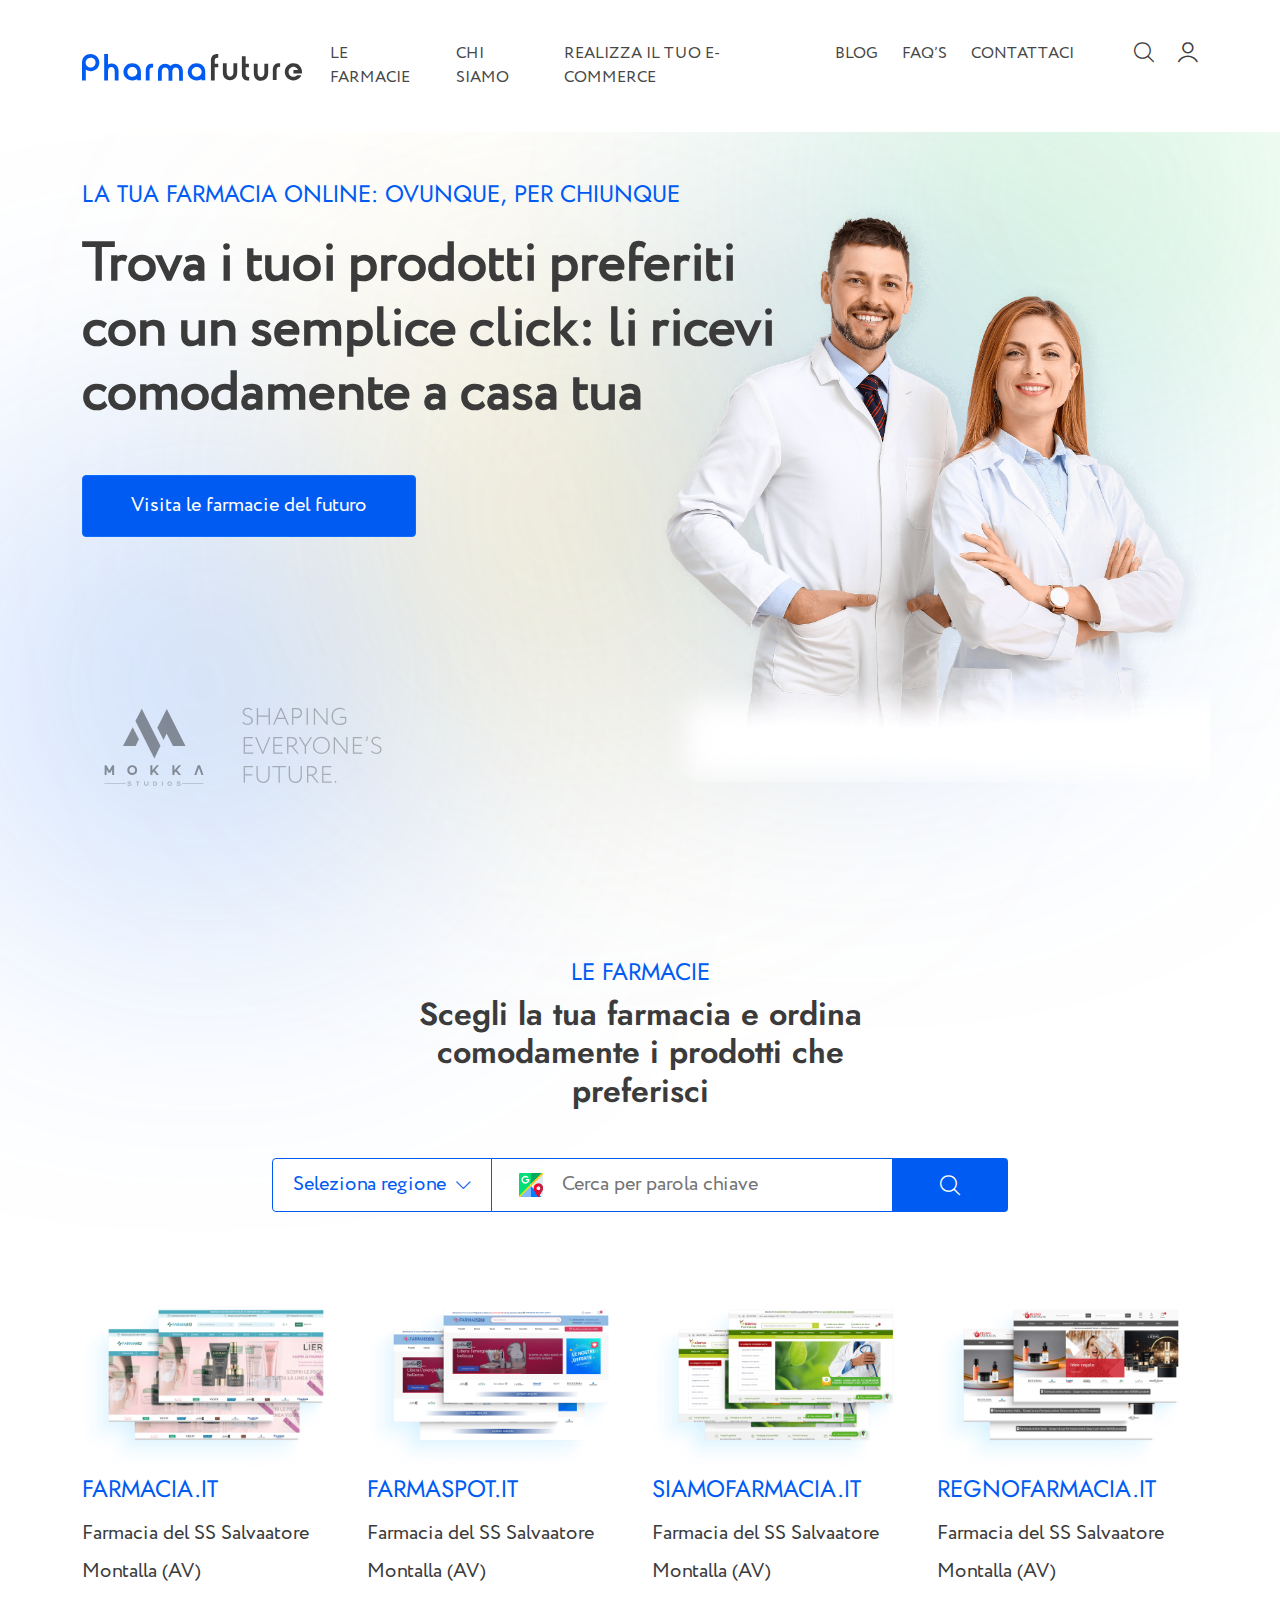
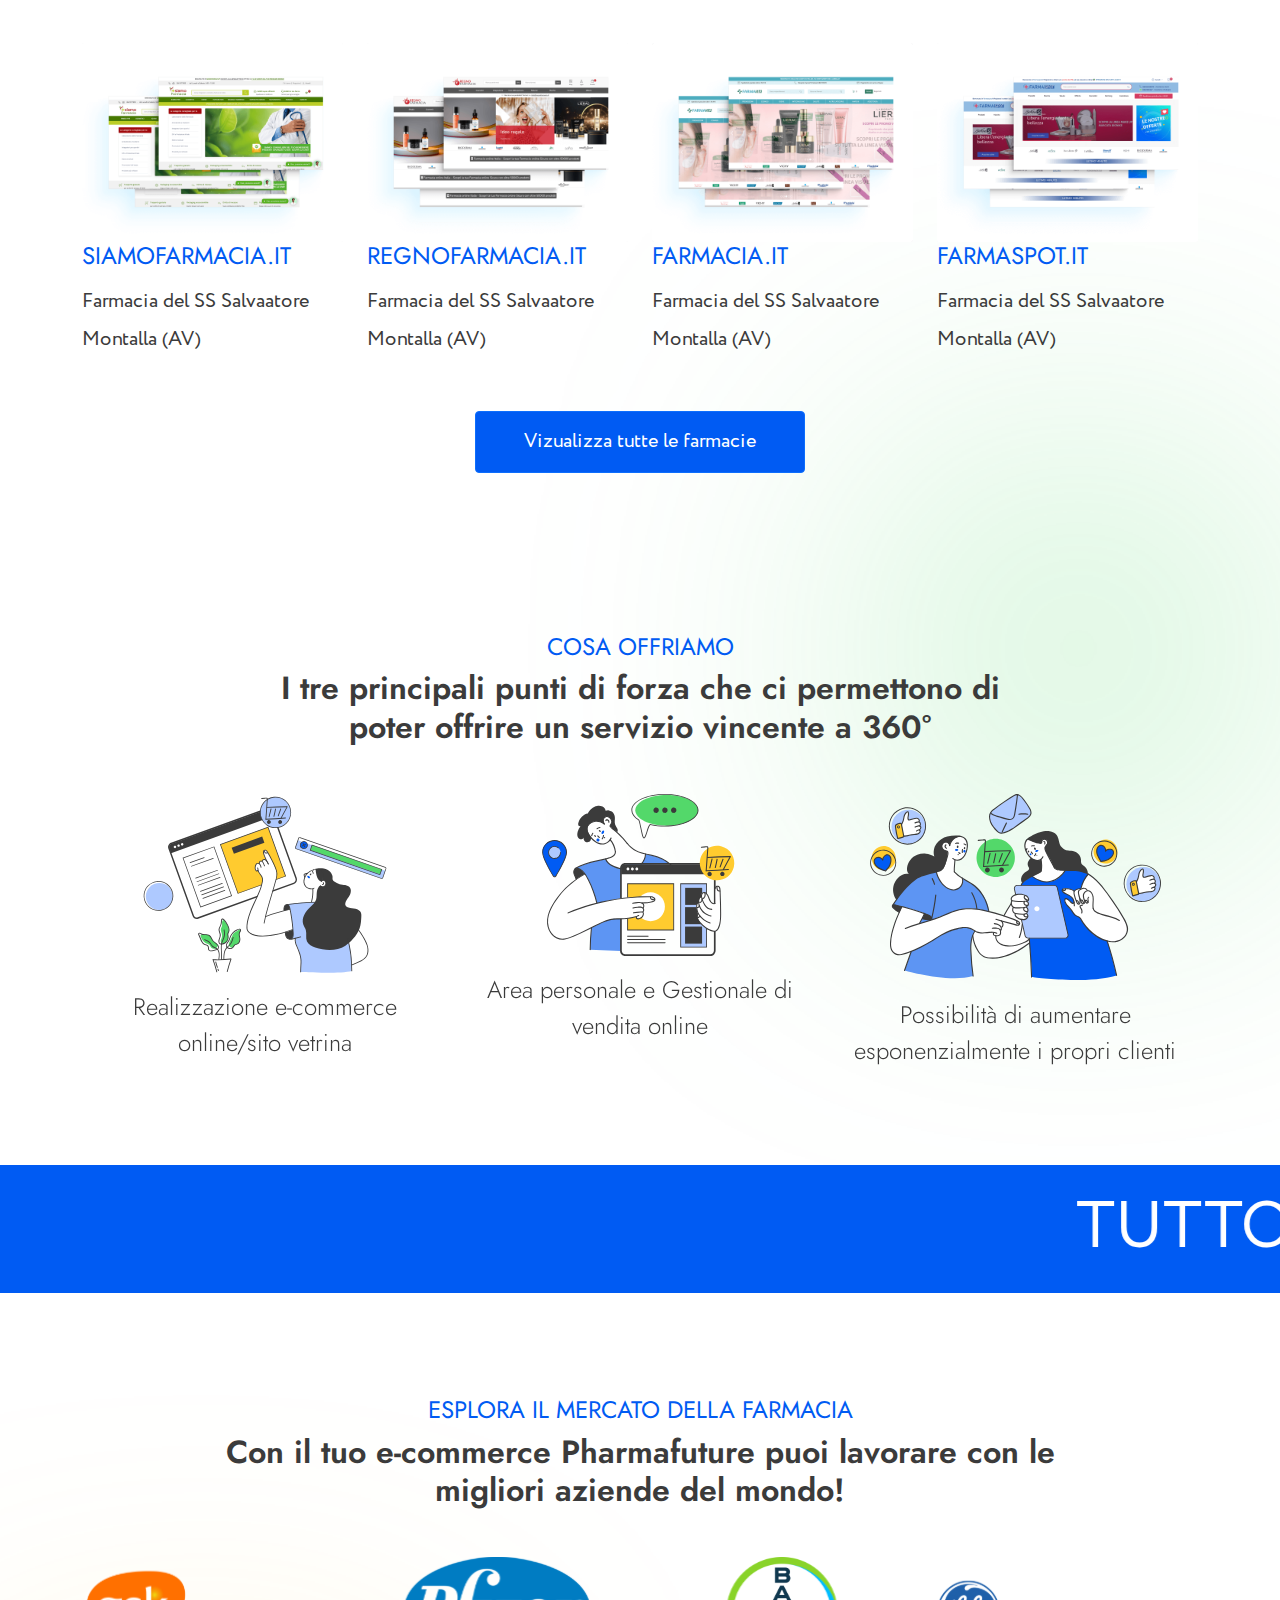
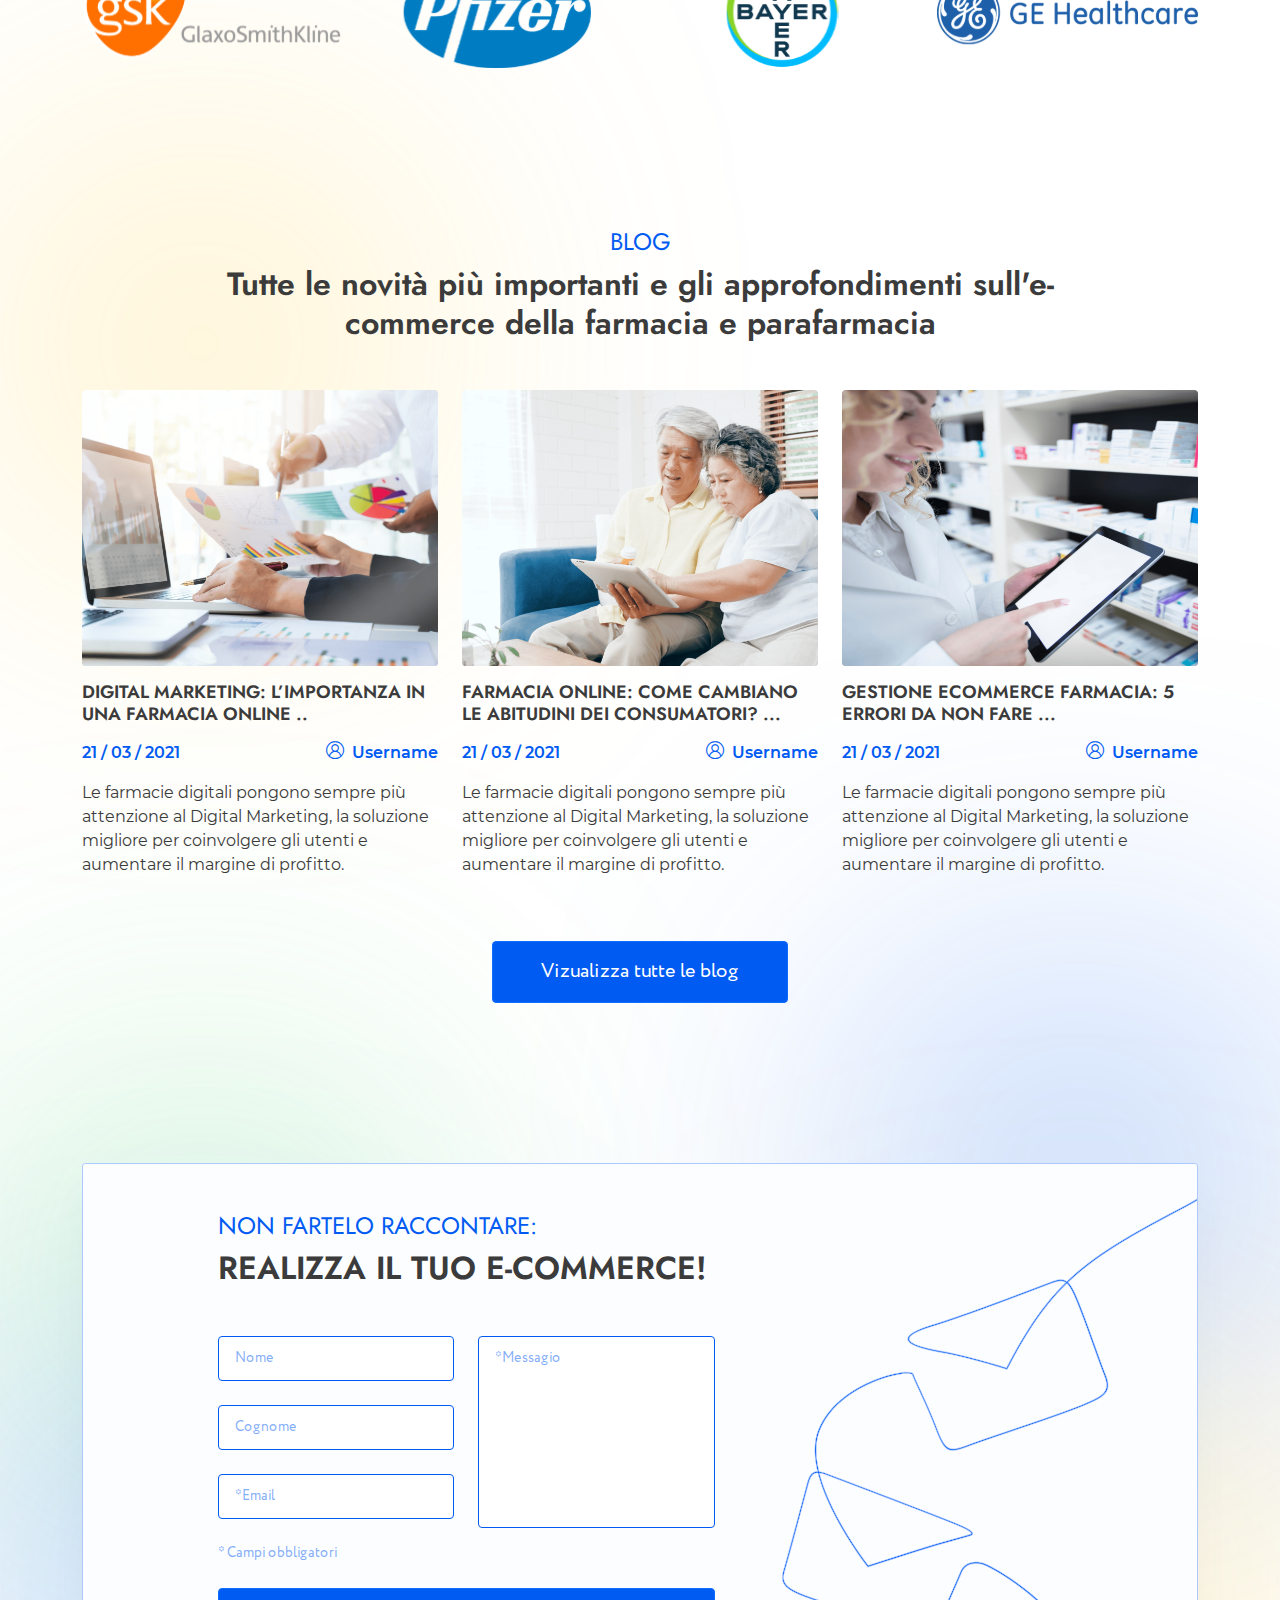
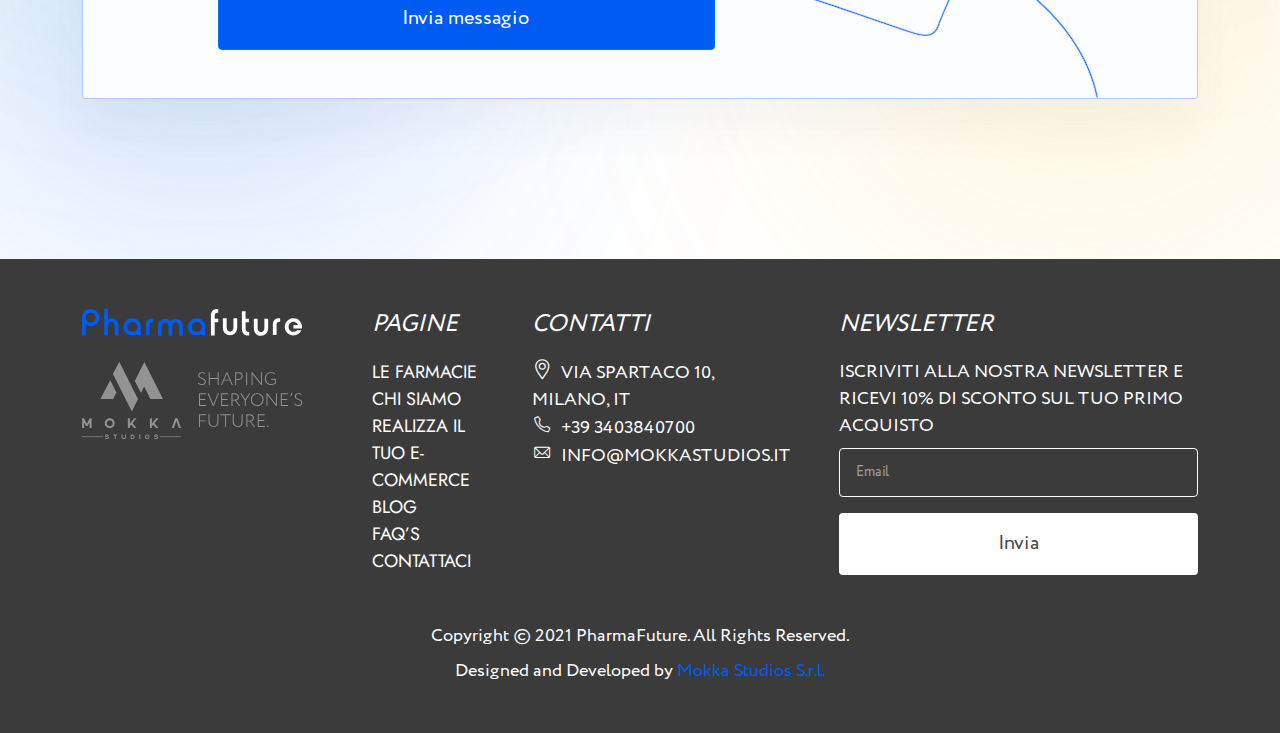
<file: index.html>
<!DOCTYPE html>
<html lang="en">

<head>
    <meta charset="UTF-8">
    <meta http-equiv="X-UA-Compatible" content="IE=edge">
    <meta name="viewport" content="width=device-width, initial-scale=1.0">
    <title>Pharma Future</title>
    <link rel="stylesheet" href="css/style.css">
</head>

<body>
    <nav class="navbar navbar-expand-xl navbar-light fixed-top">
        <div class="container">
            <a class="navbar-brand d-md-block d-none" href="./index.html">
                <img src="images/logo.svg" class="navbar-brand-img" alt="logo">
            </a>
            <a class="navbar-brand d-md-none d-block" href="./index.html">
                <img src="images/logo-mobile.svg" class="navbar-brand-img" alt="logo">
            </a>
            <a href="#" class="ms-auto d-xl-none d-block">
                <span class="icon-search text-dark font-size-30"></span>
            </a>

            <a href="#" class="mx-4 d-xl-none d-block">
                <span class="icon-navbar-user font-size-30"></span>
            </a>
            <button class="navbar-toggler border-0 collapsed px-0" type="button" data-bs-toggle="collapse" data-bs-target="#navbarCollapse" aria-controls="navbarCollapse" aria-expanded="false" aria-label="Toggle navigation">
                <span class="icon-menu text-dark toggler-collapsed font-size-30"></span>
                <span class="icon-close text-dark toggler-expanded font-size-30"></span>
            </button>
            <div class="navbar-collapse collapse align-self-end" id="navbarCollapse">
                <ul class="navbar-nav">
                    <li class="nav-item">
                        <a class="nav-link text-uppercase" href="pharmacy.html">le farmacie</a>
                    </li>
                    <li class="nav-item">
                        <a class="nav-link text-uppercase" href="about-us.html">Chi siamo</a>
                    </li>
                    <li class="nav-item">
                        <a class="nav-link text-uppercase" href="offer.html">realizza il tuo e-commerce</a>
                    </li>
                    <li class="nav-item">
                        <a class="nav-link text-uppercase" href="blog.html">Blog</a>
                    </li>
                    <li class="nav-item">
                        <a class="nav-link text-uppercase" href="faq.html">FAQ’S</a>
                    </li>
                    <li class="nav-item">
                        <a class="nav-link text-uppercase" href="contact-us.html">contattaci</a>
                    </li>

                    <a href="#" class="ms-5 d-xl-block d-none">
                        <span class="icon-search text-dark font-size-20"></span>
                    </a>

                    <a href="#" class="ms-4 d-xl-block d-none">
                        <span class="icon-navbar-user font-size-20"></span>
                    </a>
                </ul>

                <div class="d-block d-xl-none text-center mb-3">
                    <a class="d-block mb-3" href="./index.html">
                        <img src="images/logo-mobile.svg" class="navbar-menu-brand-img" alt="logo">
                    </a>

                    <a class="d-block mb-3" href="#">
                        <img src="images/mokka-logo-hero.svg" class="navbar-menu-brand-img" alt="logo">
                    </a>
                </div>
            </div>
        </div>
    </nav>

    <section class="hero mt-180 pb-160">
        <div class="container">
            <div class="row position-relative">
                <div class="main-blur blue-blur left mx-3"></div>
                <div class="main-blur blue-blur center mx-3"></div>
                <div class="main-blur success-blur right mx-3"></div>
                <div class="main-blur gold-blur center mx-3"></div>
                <div class="col-6 offset-6 d-lg-none d-block text-end pt-4">
                    <a class="navbar-brand me-0" href="#">
                        <img src="images/mokka-logo-hero.svg" class="navbar-brand-img" alt="logo">
                    </a>
                </div>
                <div class="col-lg-8 order-lg-0 order-1">
                    <h4 class="mb-lg-4 mb-3 text-uppercase">La tua farmacia online: ovunque, per chiunque</h4>
                    <h1 class="mb-lg-5 mb-4 text-lg-start">Trova i tuoi prodotti preferiti con un semplice click: li ricevi comodamente a casa tua</span>
                    </h1>
                    <a href="pharmacy.html" class="btn btn-primary">Visita le farmacie del futuro</a>
                    <div class="pt-160 d-lg-block d-none">
                        <a class="navbar-brand me-0" href="#">
                            <img src="images/mokka-logo-hero.svg" class="navbar-brand-img" alt="logo">
                        </a>
                    </div>
                </div>
                <div class="col-lg-4 order-lg-1 order-0">
                    <img src="images/main.png" alt="main" class="hero-image">
                </div>
            </div>
        </div>
    </section>

    <section class="pb-160">
        <div class="container">
            <div class="row justify-content-center">
                <div class="col-lg-6 text-lg-center text-start">
                    <h4 class="mb-2 text-uppercase">Le farmacie</h4>
                    <h2 class="mb-5">Scegli la tua farmacia e ordina comodamente i prodotti che preferisci</h2>
                </div>
            </div>
            <div class="row justify-content-center mb-5">
                <div class="col-lg-8 text-center">
                    <div class="input-group d-md-flex d-block search-input mb-3">
                        <select class="selectpicker d-inline">
                                <option value="0">Seleziona regione</option>
                                <option value="1">First regione</option> 
                                <option value="2">Second regione</option>
                                <option value="3">Third regione</option>
                                <option value="4">Fourth regione</option>
                                <option value="5">Fifth regione</option>
                          </select>
                        <div class="d-flex flex-grow-1">
                            <span class="input-group-text bg-transparent border-blue border-right-none rounded-md-0 ps-lg-4 ps-2 pe-0">
                                <img src="images/google-map.svg" alt="google map">
                            </span>
                            <input type="text" class="form-control border-left-none" aria-label="Amount (to the nearest dollar)" placeholder="Cerca per parola chiave">
                        </div>

                        <span class="input-group-text justify-content-center rounded-md-1">
                            <span class="icon-search text-white font-size-20 d-md-block d-none"></span>
                        <p class="d-md-none d-block text-white font-size-16">Search</p>
                        </span>
                    </div>
                </div>
            </div>
            <div class="row">
                <div class="col-lg-3 col-6 mb-lg-5 mb-4">
                    <div class="details-block">
                        <a href="pharmacy.html">
                            <img src="images/1-picture.png" alt="FARMACIA.IT" class="w-100">
                        </a>
                        <div class="details-link">
                            <a href="pharmacy.html" class="btn btn-outline-light">vai al sito<span class="icon-long-arrow-right font-size-10 ps-3"></span></a>
                        </div>
                    </div>

                    <h4 class="mb-3">FARMACIA.IT</h4>
                    <p class="mb-2">Farmacia del SS Salvaatore</p>
                    <p class="mb-2">Montalla (AV)</p>
                </div>

                <div class="col-lg-3 col-6 mb-lg-5 mb-4">
                    <div class="details-block">
                        <a href="pharmacy.html">
                            <img src="images/2-picture.png" alt="FARMASPOT.IT" class="w-100">
                        </a>
                        <div class="details-link">
                            <a href="pharmacy.html" class="btn btn-outline-light">vai al sito<span class="icon-long-arrow-right font-size-10 ps-3"></span></a>
                        </div>
                    </div>

                    <h4 class="mb-3">FARMASPOT.IT</h4>
                    <p class="mb-2">Farmacia del SS Salvaatore</p>
                    <p class="mb-2">Montalla (AV)</p>
                </div>
                <div class="col-lg-3 col-6 mb-lg-5 mb-4">
                    <div class="details-block">
                        <a href="pharmacy.html">
                            <img src="images/3-picture.png" alt="SIAMOFARMACIA.IT" class="w-100">
                        </a>
                        <div class="details-link">
                            <a href="pharmacy.html" class="btn btn-outline-light">vai al sito<span class="icon-long-arrow-right font-size-10 ps-3"></span></a>
                        </div>
                    </div>

                    <h4 class="mb-3">SIAMOFARMACIA.IT</h4>
                    <p class="mb-2">Farmacia del SS Salvaatore</p>
                    <p class="mb-2">Montalla (AV)</p>
                </div>
                <div class="col-lg-3 col-6 mb-lg-5 mb-4">
                    <div class="details-block">
                        <a href="pharmacy.html">
                            <img src="images/4-picture.png" alt="REGNOFARMACIA.IT" class="w-100">
                        </a>
                        <div class="details-link">
                            <a href="pharmacy.html" class="btn btn-outline-light">vai al sito<span class="icon-long-arrow-right font-size-10 ps-3"></span></a>
                        </div>
                    </div>

                    <h4 class="mb-3">REGNOFARMACIA.IT</h4>
                    <p class="mb-2">Farmacia del SS Salvaatore</p>
                    <p class="mb-2">Montalla (AV)</p>
                </div>

                <div class="col-lg-3 col-6 mb-lg-0 mb-4">
                    <div class="details-block">
                        <a href="pharmacy.html">
                            <img src="images/3-picture.png" alt="SIAMOFARMACIA.IT" class="w-100">
                        </a>
                        <div class="details-link">
                            <a href="pharmacy.html" class="btn btn-outline-light">vai al sito<span class="icon-long-arrow-right font-size-10 ps-3"></span></a>
                        </div>
                    </div>

                    <h4 class="mb-3">SIAMOFARMACIA.IT</h4>
                    <p class="mb-2">Farmacia del SS Salvaatore</p>
                    <p class="mb-2">Montalla (AV)</p>
                </div>
                <div class="col-lg-3 col-6 mb-lg-0 mb-4">
                    <div class="details-block">
                        <a href="pharmacy.html">
                            <img src="images/4-picture.png" alt="REGNOFARMACIA.IT" class="w-100">
                        </a>
                        <div class="details-link">
                            <a href="pharmacy.html" class="btn btn-outline-light">vai al sito<span class="icon-long-arrow-right font-size-10 ps-3"></span></a>
                        </div>
                    </div>

                    <h4 class="mb-3">REGNOFARMACIA.IT</h4>
                    <p class="mb-2">Farmacia del SS Salvaatore</p>
                    <p class="mb-2">Montalla (AV)</p>
                </div>
                <div class="col-lg-3 col-6 mb-lg-0 mb-4">
                    <div class="details-block">
                        <a href="pharmacy.html">
                            <img src="images/1-picture.png" alt="FARMACIA.IT" class="w-100">
                        </a>
                        <div class="details-link">
                            <a href="pharmacy.html" class="btn btn-outline-light">vai al sito<span class="icon-long-arrow-right font-size-10 ps-3"></span></a>
                        </div>
                    </div>

                    <h4 class="mb-3">FARMACIA.IT</h4>
                    <p class="mb-2">Farmacia del SS Salvaatore</p>
                    <p class="mb-2">Montalla (AV)</p>
                </div>
                <div class="col-lg-3 col-6 mb-lg-0 mb-4">
                    <div class="details-block">
                        <a href="pharmacy.html">
                            <img src="images/2-picture.png" alt="FARMASPOT.IT" class="w-100">
                        </a>
                        <div class="details-link">
                            <a href="pharmacy.html" class="btn btn-outline-light">vai al sito<span class="icon-long-arrow-right font-size-10 ps-3"></span></a>
                        </div>
                    </div>

                    <h4 class="mb-3">FARMASPOT.IT</h4>
                    <p class="mb-2">Farmacia del SS Salvaatore</p>
                    <p class="mb-2">Montalla (AV)</p>
                </div>
            </div>

            <div class="row justify-content-center">
                <div class="col-lg-4 text-center pt-5">
                    <a href="pharmacy.html" class="btn btn-primary">Vizualizza tutte le farmacie</a>
                </div>
            </div>
        </div>
    </section>

    <section class="mb-96">
        <div class="container">
            <div class="row justify-content-center position-relative">
                <div class="main-blur success-blur right mx-3"></div>
                <div class="col-lg-8 text-lg-center text-start">
                    <h4 class="mb-2 text-uppercase">Cosa Offriamo</h4>
                    <h2 class="mb-5">I tre principali punti di forza che ci permettono di poter offrire un servizio vincente a 360°</h2>
                </div>
            </div>

            <div class="row justify-content-between">
                <div class="owl-carousel owl-theme">
                    <div class="item active">
                        <div class="col text-center">
                            <div class="details-block">
                                <img src="images/creation.svg" alt="Realizzazione e-commerce online/sito vetrina" class="image-style px-lg-4 px-1">
                                <div class="details-link">
                                    <a href="#" class="btn btn-outline-light">visualizza dettagli<span class="icon-long-arrow-right font-size-10 ps-3"></span></a>
                                </div>
                            </div>
                            <p class="main-description mt-3">Realizzazione e-commerce online/sito vetrina</p>

                            <a href="#" class="btn btn-primary d-md-none d-block my-4">visualizza dettagli</a>
                        </div>
                    </div>
                    <div class="item">
                        <div class="col text-center">
                            <div class="details-block">
                                <img src="images/online-sales.svg" alt="Area personale e Gestionale di vendita online" class="image-style px-lg-5 px-2">
                                <div class="details-link">
                                    <a href="#" class="btn btn-outline-light">visualizza dettagli<span class="icon-long-arrow-right font-size-10 ps-3"></span></a>
                                </div>
                            </div>
                            <p class="main-description mt-3">Area personale e Gestionale di vendita online</p>

                            <a href="#" class="btn btn-primary d-md-none d-block my-4">visualizza dettagli</a>
                        </div>
                    </div>

                    <div class="item">
                        <div class="col text-center">
                            <div class="details-block">
                                <img src="images/customers.svg" alt="Possibilità di aumentare esponenzialmente i propri clienti" class="image-style px-0">
                                <div class="details-link">
                                    <a href="#" class="btn btn-outline-light">visualizza dettagli<span class="icon-long-arrow-right font-size-10 ps-3"></span></a>
                                </div>
                            </div>
                            <p class="main-description mt-3">Possibilità di aumentare esponenzialmente i propri clienti</p>

                            <a href="#" class="btn btn-primary d-md-none d-block my-4">visualizza dettagli</a>
                        </div>
                    </div>
                </div>
            </div>
        </div>
    </section>

    <marquee class="bg-primary py-3 mb-96" scrollamount="20">
        <p class="text-white text-uppercase">Tutto questo al prezzo più competitivo sul mercato! Tutto questo al prezzo più competitivo sul mercato!</p>
    </marquee>

    <section class="pb-160">
        <div class="container">
            <div class="row justify-content-center">
                <div class="col-lg-10 text-lg-center text-start">
                    <h4 class="mb-2 text-uppercase">ESPLORA IL MERCATO DELLA FARMACIA</h4>
                    <h2 class="mb-lg-5 mb-4">Con il tuo e-commerce Pharmafuture puoi lavorare con le migliori aziende del mondo!</h2>
                </div>
            </div>
            <div class="row justify-content-between">
                <div class="col-lg-3 col-6 text-center pb-lg-0 pb-4">
                    <img src="images/partner-1.svg" alt="Realizzazione e-commerce online/sito vetrina" width="100%" height="111">
                </div>
                <div class="col-lg-3 col-6 text-center pb-lg-0 pb-4">
                    <img src="images/partner-2.svg" alt="Area personale e Gestionale di vendita online" width="100%" height="111">
                </div>
                <div class="col-lg-3 col-6 text-center order-lg-0 order-1">
                    <img src="images/partner-3.svg" alt="Possibilità di aumentare esponenzialmente i propri clienti" width="100%" height="111">
                </div>
                <div class="col-lg-3 col-6 text-center order-lg-1 order-0">
                    <img src="images/partner-4.svg" alt="Possibilità di aumentare esponenzialmente i propri clienti" width="100%" height="111">
                </div>
            </div>
        </div>
    </section>

    <section class="pb-160">
        <div class="container">
            <div class="row justify-content-center position-relative">
                <div class="main-blur gold-blur left mx-3"></div>
                <div class="col-lg-10 text-lg-center text-start">
                    <h4 class="mb-2 text-uppercase">blog</h4>
                    <h2 class="mb-5">Tutte le novità più importanti e gli approfondimenti sull'e-commerce della farmacia e parafarmacia</h2>
                </div>
            </div>
            <div class="row justify-content-between">
                <div class="col-lg-4 mb-lg-0 mb-5">
                    <div class="card border-0">
                        <img src="images/blog-1.png" alt="DIGITAL MARKETING: L’IMPORTANZA IN UNA FARMACIA ONLINE .." class="card-img-top">
                        <div class="card-body px-0">
                            <h5 class="card-title mb-3">DIGITAL MARKETING: L’IMPORTANZA IN UNA FARMACIA ONLINE ..</h5>
                            <div class="d-flex justify-content-between pb-3">
                                <p class="card-text text-primary fw-bold">21 / 03 / 2021</p>
                                <p class="card-text text-primary fw-bold"><span class="icon-user font-size-18 pe-2"></span>Username</p>
                            </div>
                            <p class="card-text">Le farmacie digitali pongono sempre più attenzione al Digital Marketing, la soluzione migliore per coinvolgere gli utenti e aumentare il margine di profitto.</p>
                        </div>
                    </div>
                </div>
                <div class="col-lg-4 mb-lg-0 mb-5">
                    <div class="card border-0">
                        <img src="images/blog-2.png" alt="FARMACIA ONLINE: COME CAMBIANO LE ABITUDINI DEI CONSUMATORI? ..." class="card-img-top">
                        <div class="card-body px-0">
                            <h5 class="card-title mb-3">FARMACIA ONLINE: COME CAMBIANO LE ABITUDINI DEI CONSUMATORI? ...</h5>
                            <div class="d-flex justify-content-between pb-3">
                                <p class="card-text text-primary fw-bold">21 / 03 / 2021</p>
                                <p class="card-text text-primary fw-bold"><span class="icon-user font-size-18 pe-2"></span>Username</p>
                            </div>
                            <p class="card-text">Le farmacie digitali pongono sempre più attenzione al Digital Marketing, la soluzione migliore per coinvolgere gli utenti e aumentare il margine di profitto.</p>
                        </div>
                    </div>
                </div>
                <div class="col-lg-4">
                    <div class="card border-0">
                        <img src="images/blog-3.png" alt="GESTIONE ECOMMERCE FARMACIA: 5 ERRORI DA NON FARE ..." class="card-img-top">
                        <div class="card-body px-0">
                            <h5 class="card-title mb-3">GESTIONE ECOMMERCE FARMACIA: 5 ERRORI DA NON FARE ...</h5>
                            <div class="d-flex justify-content-between pb-3">
                                <p class="card-text text-primary fw-bold">21 / 03 / 2021</p>
                                <p class="card-text text-primary fw-bold"><span class="icon-user font-size-18 pe-2"></span>Username</p>
                            </div>
                            <p class="card-text">Le farmacie digitali pongono sempre più attenzione al Digital Marketing, la soluzione migliore per coinvolgere gli utenti e aumentare il margine di profitto.</p>
                        </div>
                    </div>
                </div>
            </div>
            <div class="row justify-content-center">
                <div class="col-lg-4 text-center pt-5">
                    <a href="blog.html" class="btn btn-primary">Vizualizza tutte le blog</a>
                </div>
            </div>
        </div>
    </section>

    <section class="pb-160">
        <div class="container">
            <div class="row position-relative">
                <div class="main-blur blue-blur right mx-3"></div>
                <div class="main-blur success-blur left mx-3"></div>
                <div class="col-lg-12">
                    <h4 class="mb-2 text-uppercase d-lg-none d-block">NON FARTELO RACCONTARE:</h4>
                    <h2 class="mb-5 d-lg-none d-block">REALIZZA IL TUO E-COMMERCE!</h2>
                    <div class="bg-white shadow-sm rounded-1 border-primary p-lg-5 py-5 px-3 form-bg">
                        <div class="row">
                            <div class="col-lg-6 offset-lg-1">
                                <h4 class="mb-2 text-uppercase d-lg-block d-none">NON FARTELO RACCONTARE:</h4>
                                <h2 class="mb-5 d-lg-block d-none">REALIZZA IL TUO E-COMMERCE!</h2>

                                <form class="row">
                                    <div class="col-lg-6">
                                        <div class="row">
                                            <div class="col-12 mb-4">
                                                <input type="text" class="form-control" id="inputName" placeholder="Nome">
                                            </div>
                                            <div class="col-12 mb-4">
                                                <input type="text" class="form-control" id="inputLastName" placeholder="Cognome">
                                            </div>
                                            <div class="col-12 mb-4">
                                                <input type="email" class="form-control" id="inputEmail" placeholder="*Email">
                                            </div>
                                        </div>
                                    </div>
                                    <div class="col-lg-6">
                                        <textarea class="form-control" id="textareaMessage" rows="8" placeholder="*Messagio"></textarea>
                                    </div>

                                    <p class="text-primary-opacity font-size-14 mb-4">* Campi obbligatori</p>
                                    <div class="d-grid">
                                        <button type="submit" class="btn btn-primary">Invia messagio</button>
                                    </div>
                                </form>
                            </div>
                        </div>
                    </div>
                </div>
                <div class="main-blur blue-blur left mx-3"></div>
                <div class="main-blur gold-blur right mx-3"></div>
            </div>
        </div>
    </section>

    <footer class="bg-dark py-5">
        <div class="container">
            <div class="d-flex flex-lg-row flex-column justify-content-between">
                <div class="flex-fill text-lg-start text-center pb-lg-0 pb-5 pe-lg-5 pe-0">
                    <div class="pb-4">
                        <a class="navbar-brand" href="./index.html">
                            <img src="images/logo-footer.svg" class="navbar-brand-img" alt="logo">
                        </a>
                    </div>
                    <div>
                        <a class="navbar-brand" href="#">
                            <img src="images/mokka-logo.svg" class="navbar-brand-img" alt="mokka logo">
                        </a>
                    </div>
                </div>
                <div class="flex-fill pb-lg-0 pb-5 pe-lg-5 pe-0">
                    <p class="text-white font-size-24 text-uppercase fst-italic pb-lg-3 pb-2">Pagine</p>
                    <ul>
                        <li>
                            <a href="pharmacy.html">le farmacie</a>
                        </li>
                        <li>
                            <a href="about-us.html">Chi siamo</a>
                        </li>
                        <li>
                            <a href="offer.html">realizza il tuo e-commerce</a>
                        </li>
                        <li>
                            <a href="blog.html">Blog</a>
                        </li>
                        <li>
                            <a href="faq.html">FAQ’S</a>
                        </li>
                        <li>
                            <a href="contact-us.html">contattaci</a>
                        </li>
                    </ul>
                </div>
                <div class="flex-fill pb-lg-0 pb-5 pe-lg-5 pe-0">
                    <p class="text-white font-size-24 text-uppercase fst-italic pb-lg-3 pb-2">Contatti</p>
                    <p class="text-white text-uppercase"><span class="icon-location font-size-20 pe-2"></span>Via Spartaco 10, Milano, It</p>
                    <p class="text-white text-uppercase"><span class="icon-phone font-size-20 pe-2"></span>+39 3403840700</p>
                    <p class="text-white text-uppercase"><span class="icon-email font-size-20 pe-2"></span>info@mokkastudios.it</p>
                </div>
                <div class="flex-fill">
                    <p class="text-white font-size-24 text-uppercase fst-italic pb-lg-3 pb-2">Newsletter</p>
                    <p class="text-white text-uppercase pb-2">Iscriviti alla nostra newsletter e ricevi 10% di sconto sul tuo primo acquisto</p>
                    <form>
                        <div class="mb-3">
                            <input type="email" class="form-control" id="inputEmail" placeholder="Email">
                        </div>
                        <div class="d-grid">
                            <button type="submit" class="btn btn-white">Invia</button>
                        </div>
                    </form>
                </div>
            </div>
            <div class="row justify-content-center pt-5">
                <div class="col-lg-5 text-center">
                    <p class="text-white pb-2">Copyright © 2021 PharmaFuture. All Rights Reserved.</p>
                    <p class="text-white">Designed and Developed by <span class="text-primary">Mokka Studios S.r.l.</span></p>
                </div>
            </div>
        </div>
    </footer>

    <script src="js/jquery-1.12.4.js"></script>
    <script src="js/jquery-ui.js"></script>
    <script src="js/owl.carousel.min.js"></script>
    <script src="js/bootstrap.bundle.min.js"></script>
    <script src="js/bootstrap-select.min.js"></script>
    <script src="js/scripts.js"></script>
</body>

</html>
</file>
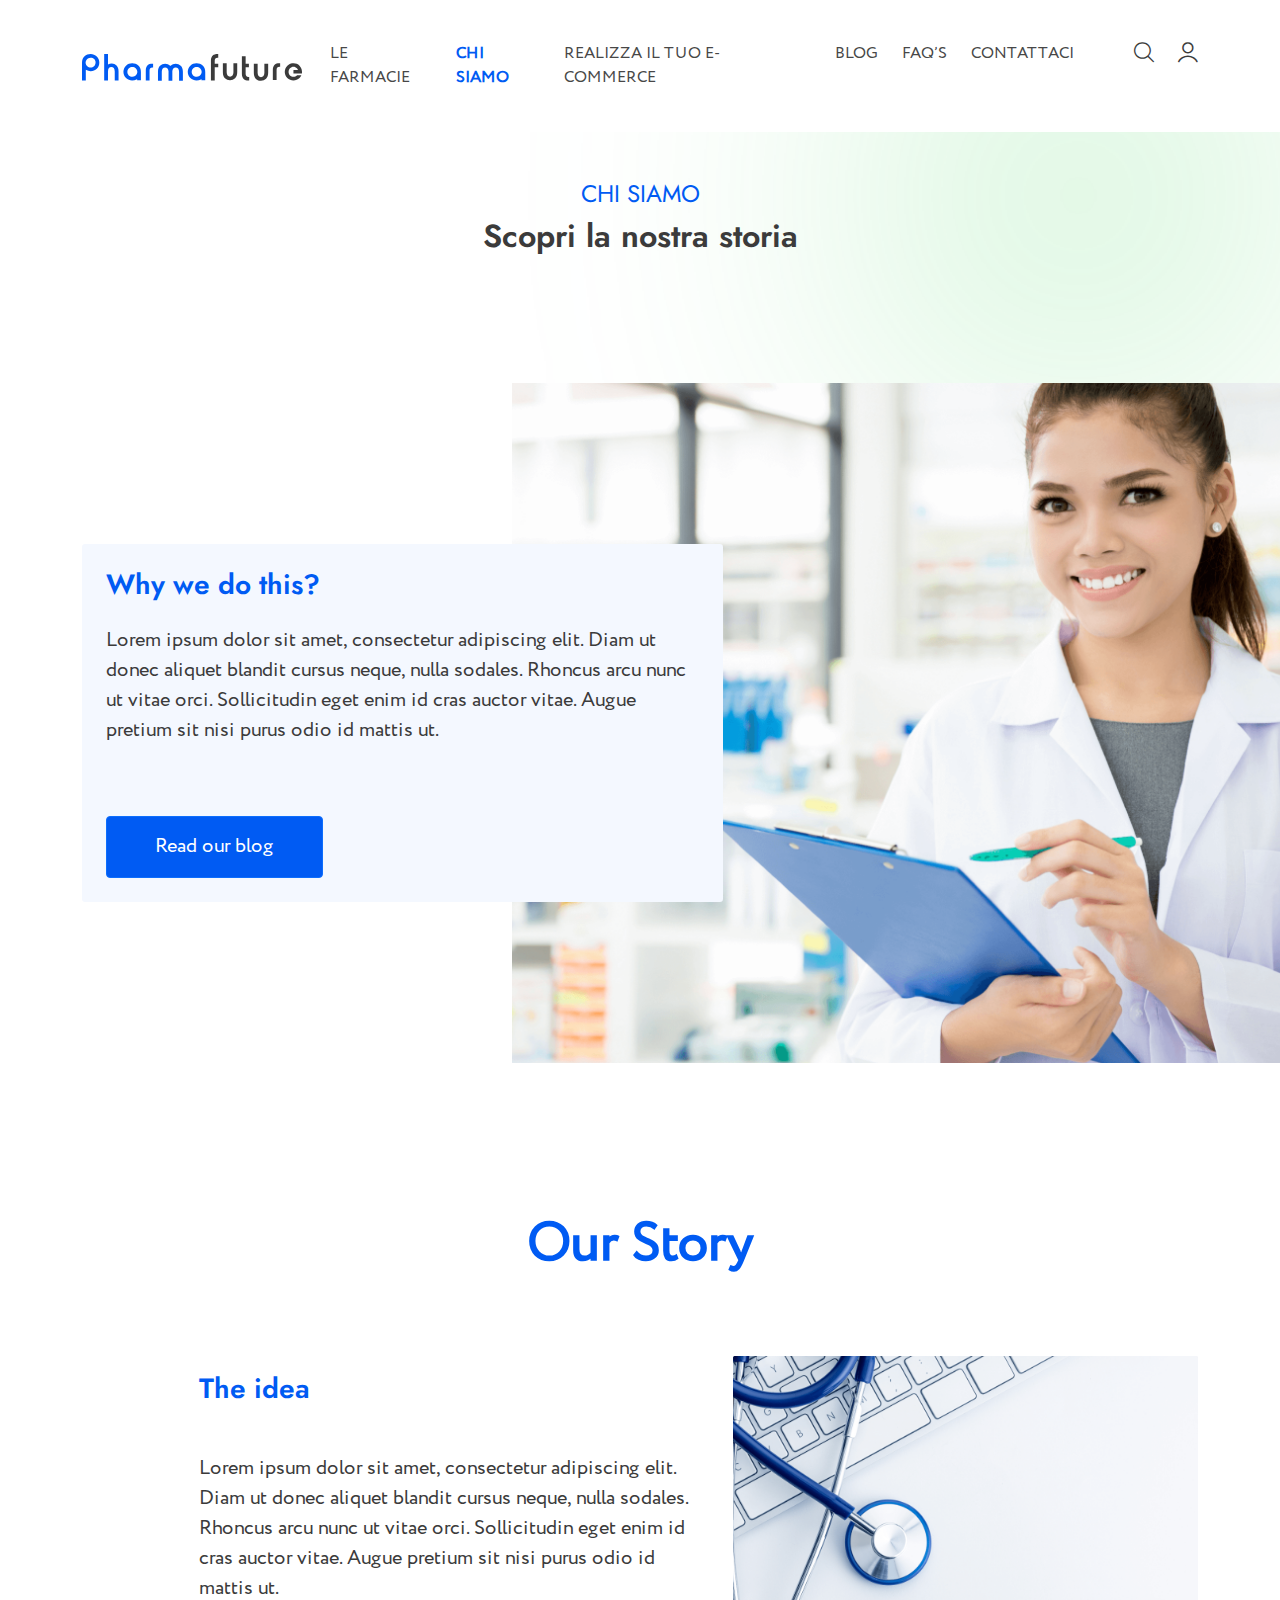
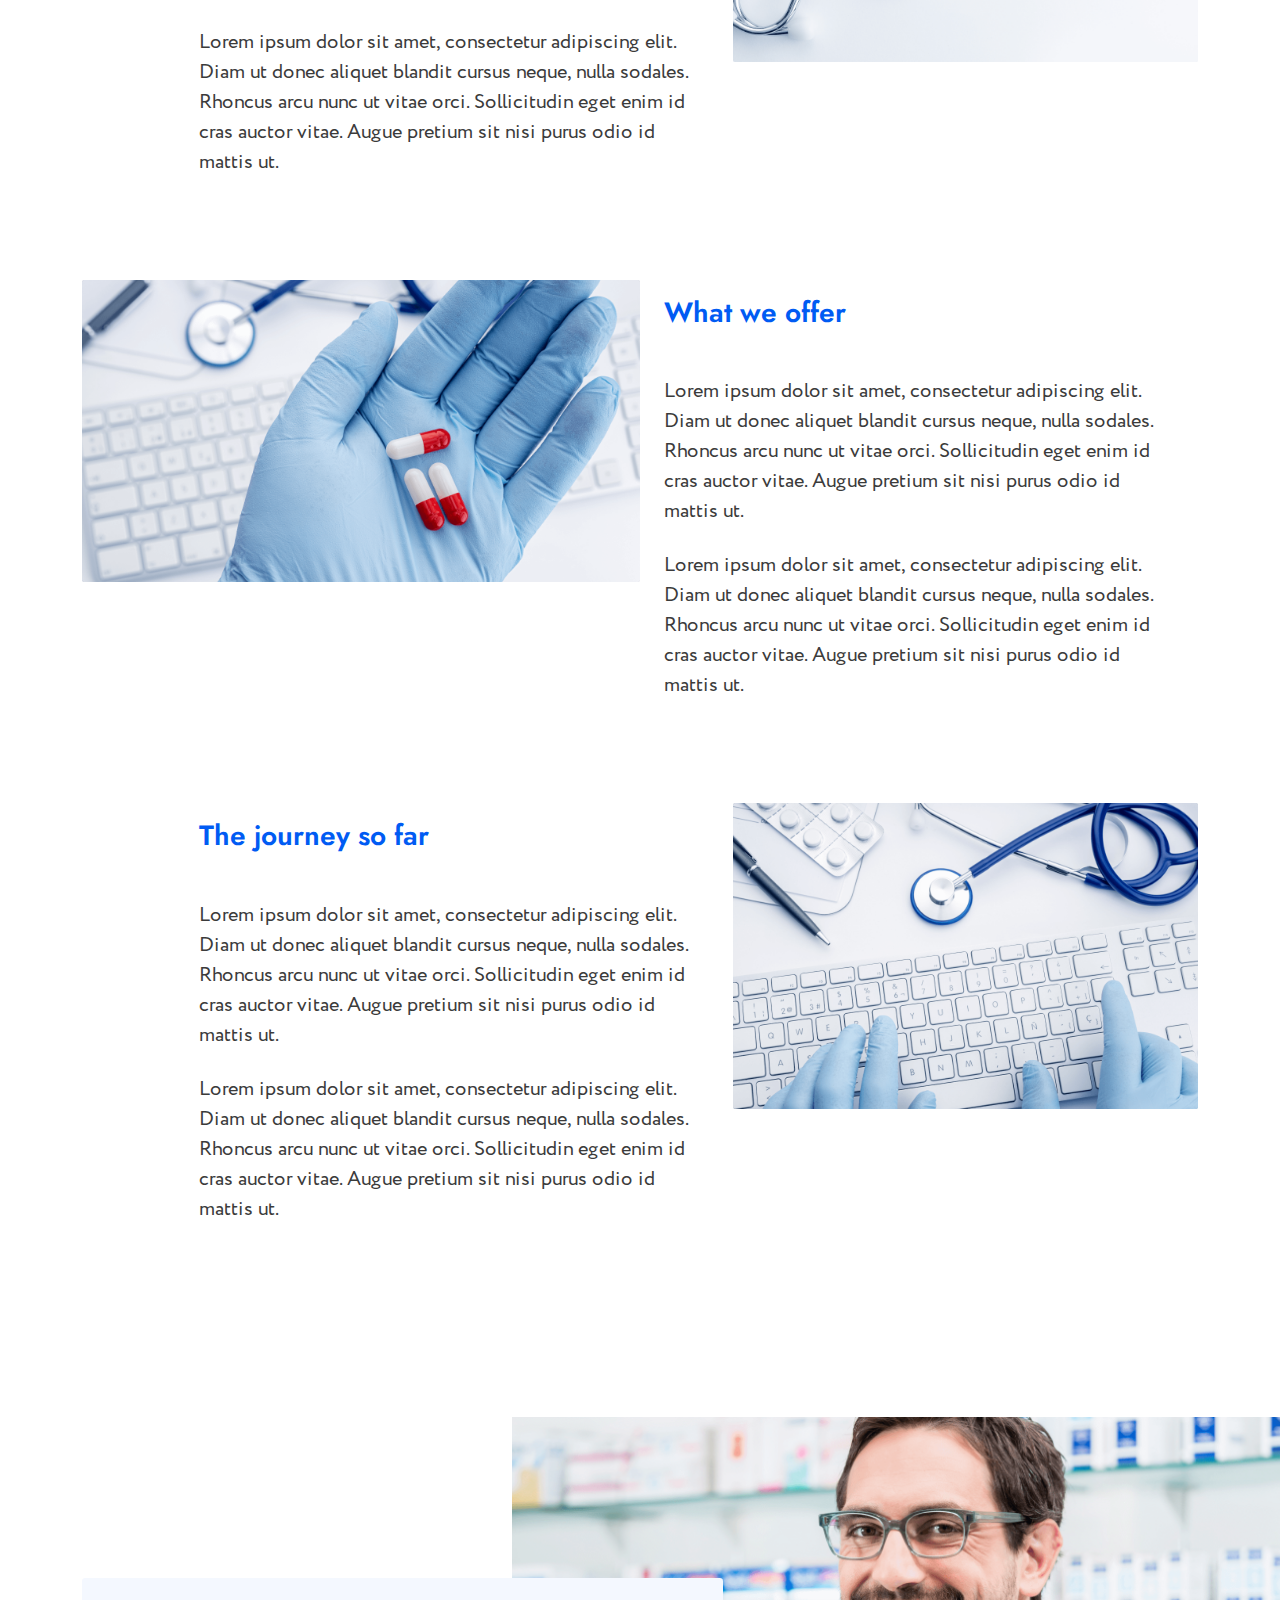
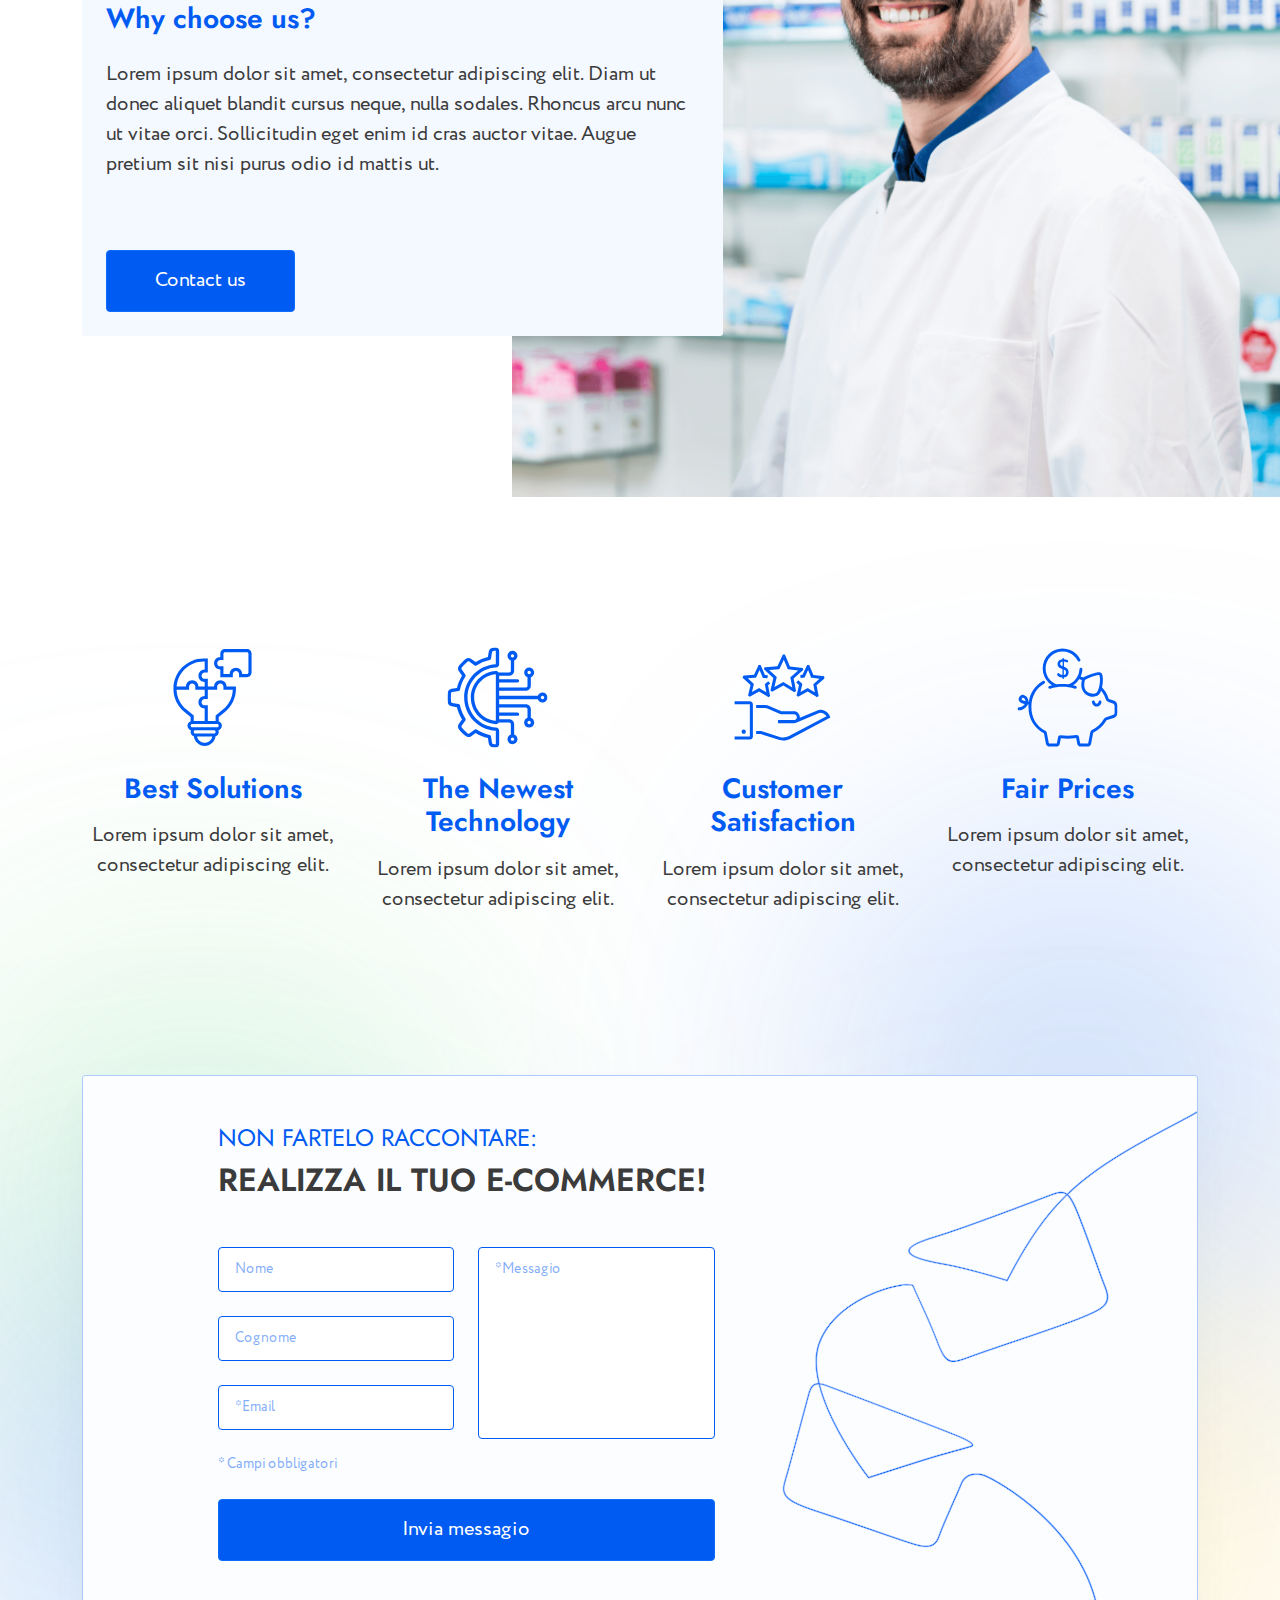
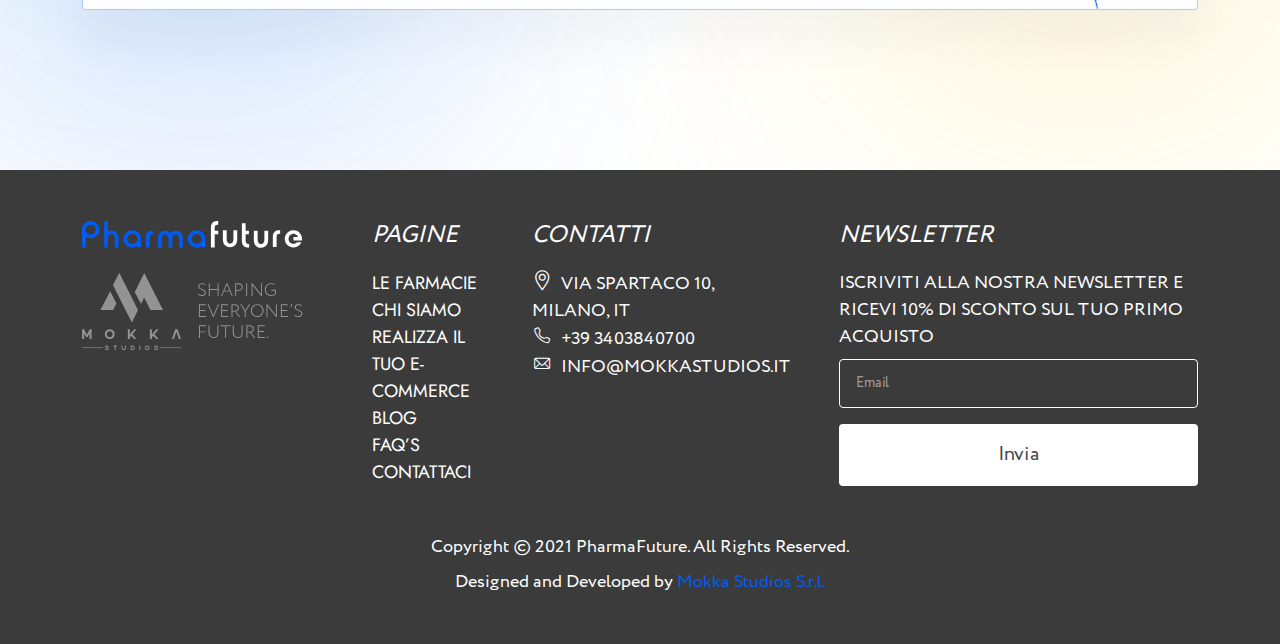
<file: about-us.html>
<!DOCTYPE html>
<html lang="en">

<head>
    <meta charset="UTF-8">
    <meta http-equiv="X-UA-Compatible" content="IE=edge">
    <meta name="viewport" content="width=device-width, initial-scale=1.0">
    <title>Pharma Future</title>
    <link rel="stylesheet" href="css/style.css">
</head>

<body>
    <nav class="navbar navbar-expand-xl navbar-light fixed-top">
        <div class="container">
            <a class="navbar-brand d-md-block d-none" href="./index.html">
                <img src="images/logo.svg" class="navbar-brand-img" alt="logo">
            </a>
            <a class="navbar-brand d-md-none d-block" href="./index.html">
                <img src="images/logo-mobile.svg" class="navbar-brand-img" alt="logo">
            </a>
            <a href="#" class="ms-auto d-xl-none d-block">
                <span class="icon-search text-dark font-size-30"></span>
            </a>

            <a href="#" class="mx-4 d-xl-none d-block">
                <span class="icon-navbar-user font-size-30"></span>
            </a>
            <button class="navbar-toggler border-0 collapsed px-0" type="button" data-bs-toggle="collapse" data-bs-target="#navbarCollapse" aria-controls="navbarCollapse" aria-expanded="false" aria-label="Toggle navigation">
                <span class="icon-menu text-dark toggler-collapsed font-size-30"></span>
                <span class="icon-close text-dark toggler-expanded font-size-30"></span>
            </button>
            <div class="navbar-collapse collapse align-self-end" id="navbarCollapse">
                <ul class="navbar-nav">
                    <li class="nav-item">
                        <a class="nav-link text-uppercase" href="pharmacy.html">le farmacie</a>
                    </li>
                    <li class="nav-item">
                        <a class="nav-link text-uppercase active" href="about-us.html">Chi siamo</a>
                    </li>
                    <li class="nav-item">
                        <a class="nav-link text-uppercase" href="offer.html">realizza il tuo e-commerce</a>
                    </li>
                    <li class="nav-item">
                        <a class="nav-link text-uppercase" href="blog.html">Blog</a>
                    </li>
                    <li class="nav-item">
                        <a class="nav-link text-uppercase" href="faq.html">FAQ’S</a>
                    </li>
                    <li class="nav-item">
                        <a class="nav-link text-uppercase" href="contact-us.html">contattaci</a>
                    </li>

                    <a href="#" class="ms-5 d-xl-block d-none">
                        <span class="icon-search text-dark font-size-20"></span>
                    </a>

                    <a href="#" class="ms-4 d-xl-block d-none">
                        <span class="icon-navbar-user font-size-20"></span>
                    </a>
                </ul>

                <div class="d-block d-xl-none text-center mb-3">
                    <a class="d-block mb-3" href="./index.html">
                        <img src="images/logo-mobile.svg" class="navbar-menu-brand-img" alt="logo">
                    </a>

                    <a class="d-block mb-3" href="#">
                        <img src="images/mokka-logo-hero.svg" class="navbar-menu-brand-img" alt="logo">
                    </a>
                </div>
            </div>
        </div>
    </nav>

    <section class="story mt-180 pb-160">
        <div class="container">
            <div class="row position-relative">
                <div class="main-blur success-blur right mx-3"></div>
                <div class="col-lg-12 text-lg-center text-start pb-120">
                    <h4 class="mb-2 text-uppercase">Chi Siamo</h4>
                    <h2>Scopri la nostra storia</h2>
                </div>
            </div>

            <div class="row">
                <div class="col-lg-7 align-self-center z-index-1 order-lg-0 order-1">
                    <div class="bg-info rounded-1 border-0 p-lg-4 py-4 px-3">
                        <h3 class="mb-4">Why we do this?</h3>
                        <p class="font-size-20 pb-70">Lorem ipsum dolor sit amet, consectetur adipiscing elit. Diam ut donec aliquet blandit cursus neque, nulla sodales. Rhoncus arcu nunc ut vitae orci. Sollicitudin eget enim id cras auctor vitae. Augue pretium sit nisi purus odio
                            id mattis ut.</p>
                        <a href="blog.html" class="btn btn-primary">Read our blog</a>
                    </div>
                </div>
                <div class="col-lg-5 order-lg-1 order-0">
                    <div class="image-wrapper">
                        <img src="images/story-blog.png" alt="Story blog" class="story-image">
                    </div>
                </div>
            </div>

            <div class="row mt-150">
                <div class="col-lg-12 text-center pb-70">
                    <h1 class="text-primary mb-2">Our Story</h1>
                </div>

                <div class="col-lg-12 pb-70">
                    <div class="card border-0 mb-3">
                        <div class="row g-0">
                            <div class="col-lg-6 offset-lg-1">
                                <div class="card-body px-lg-4 px-0">
                                    <h3 class="mb-5">The idea</h3>
                                    <p class="font-size-20 pb-4">Lorem ipsum dolor sit amet, consectetur adipiscing elit. Diam ut donec aliquet blandit cursus neque, nulla sodales. Rhoncus arcu nunc ut vitae orci. Sollicitudin eget enim id cras auctor vitae. Augue pretium sit nisi
                                        purus odio id mattis ut.</p>
                                    <p class="font-size-20">Lorem ipsum dolor sit amet, consectetur adipiscing elit. Diam ut donec aliquet blandit cursus neque, nulla sodales. Rhoncus arcu nunc ut vitae orci. Sollicitudin eget enim id cras auctor vitae. Augue pretium sit nisi
                                        purus odio id mattis ut.</p>
                                </div>
                            </div>
                            <div class="col-lg-5">
                                <img src="images/story-1.png" alt="The idea" class="img-fluid">
                            </div>
                        </div>
                    </div>
                </div>

                <div class="col-lg-12 pb-70">
                    <div class="card border-0 mb-3">
                        <div class="row g-0">
                            <div class="col-lg-6 order-lg-0 order-1">
                                <img src="images/story-2.png" alt="What we offer" class="img-fluid">
                            </div>
                            <div class="col-lg-6 order-lg-1 order-0">
                                <div class="card-body px-lg-4 px-0">
                                    <h3 class="mb-5">What we offer</h3>
                                    <p class="font-size-20 pb-4">Lorem ipsum dolor sit amet, consectetur adipiscing elit. Diam ut donec aliquet blandit cursus neque, nulla sodales. Rhoncus arcu nunc ut vitae orci. Sollicitudin eget enim id cras auctor vitae. Augue pretium sit nisi
                                        purus odio id mattis ut.</p>
                                    <p class="font-size-20">Lorem ipsum dolor sit amet, consectetur adipiscing elit. Diam ut donec aliquet blandit cursus neque, nulla sodales. Rhoncus arcu nunc ut vitae orci. Sollicitudin eget enim id cras auctor vitae. Augue pretium sit nisi
                                        purus odio id mattis ut.</p>
                                </div>
                            </div>
                        </div>
                    </div>
                </div>

                <div class="col-lg-12 pb-160">
                    <div class="card border-0 mb-3">
                        <div class="row g-0">
                            <div class="col-lg-6 offset-lg-1">
                                <div class="card-body px-lg-4 px-0">
                                    <h3 class="mb-5">The journey so far</h3>
                                    <p class="font-size-20 pb-4">Lorem ipsum dolor sit amet, consectetur adipiscing elit. Diam ut donec aliquet blandit cursus neque, nulla sodales. Rhoncus arcu nunc ut vitae orci. Sollicitudin eget enim id cras auctor vitae. Augue pretium sit nisi
                                        purus odio id mattis ut.</p>
                                    <p class="font-size-20">Lorem ipsum dolor sit amet, consectetur adipiscing elit. Diam ut donec aliquet blandit cursus neque, nulla sodales. Rhoncus arcu nunc ut vitae orci. Sollicitudin eget enim id cras auctor vitae. Augue pretium sit nisi
                                        purus odio id mattis ut.</p>
                                </div>
                            </div>
                            <div class="col-lg-5">
                                <img src="images/story-3.png" alt="The journey so far" class="img-fluid">
                            </div>
                        </div>
                    </div>
                </div>
            </div>

            <div class="row">
                <div class="col-lg-7 align-self-center z-index-1 order-lg-0 order-1">
                    <div class="bg-info rounded-1 border-0 p-lg-4 py-4 px-3">
                        <h3 class="mb-4">Why choose us?</h3>
                        <p class="font-size-20 pb-70">Lorem ipsum dolor sit amet, consectetur adipiscing elit. Diam ut donec aliquet blandit cursus neque, nulla sodales. Rhoncus arcu nunc ut vitae orci. Sollicitudin eget enim id cras auctor vitae. Augue pretium sit nisi purus odio
                            id mattis ut.</p>
                        <a href="contact-us.html" class="btn btn-primary">Contact us</a>
                    </div>
                </div>
                <div class="col-lg-5 order-lg-1 order-0">
                    <div class="image-wrapper">
                        <img src="images/story-contact.png" alt="Story contact" class="story-image">
                    </div>
                </div>
            </div>

            <div class="row mt-150">
                <div class="col-lg-3 col-6 text-center pb-lg-0 pb-5">
                    <img src="images/solution.svg" alt="Best Solutions">
                    <h3 class="mt-4 mb-3">Best Solutions</h3>
                    <p>Lorem ipsum dolor sit amet, consectetur adipiscing elit.</p>
                </div>

                <div class="col-lg-3 col-6 text-center pb-lg-0 pb-5">
                    <img src="images/technology.svg" alt="The Newest Technology">
                    <h3 class="mt-4 mb-3">The Newest Technology</h3>
                    <p>Lorem ipsum dolor sit amet, consectetur adipiscing elit.</p>
                </div>

                <div class="col-lg-3 col-6 text-center">
                    <img src="images/customer-service.svg" alt="Customer Satisfaction">
                    <h3 class="mt-4 mb-3">Customer Satisfaction</h3>
                    <p>Lorem ipsum dolor sit amet, consectetur adipiscing elit.</p>
                </div>

                <div class="col-lg-3 col-6 text-center">
                    <img src="images/piggy-bank.svg" alt="Fair Prices">
                    <h3 class="mt-4 mb-3">Fair Prices</h3>
                    <p>Lorem ipsum dolor sit amet, consectetur adipiscing elit.</p>
                </div>
            </div>
        </div>
    </section>

    <section class="pb-160">
        <div class="container">
            <div class="row position-relative">
                <div class="main-blur blue-blur right mx-3"></div>
                <div class="main-blur success-blur left mx-3"></div>
                <div class="col-lg-12">
                    <h4 class="mb-2 text-uppercase d-lg-none d-block">NON FARTELO RACCONTARE:</h4>
                    <h2 class="mb-5 d-lg-none d-block">REALIZZA IL TUO E-COMMERCE!</h2>
                    <div class="bg-white shadow-sm rounded-1 border-primary p-lg-5 py-5 px-3 form-bg">
                        <div class="row">
                            <div class="col-lg-6 offset-lg-1">
                                <h4 class="mb-2 text-uppercase d-lg-block d-none">NON FARTELO RACCONTARE:</h4>
                                <h2 class="mb-5 d-lg-block d-none">REALIZZA IL TUO E-COMMERCE!</h2>

                                <form class="row">
                                    <div class="col-lg-6">
                                        <div class="row">
                                            <div class="col-12 mb-4">
                                                <input type="text" class="form-control" id="inputName" placeholder="Nome">
                                            </div>
                                            <div class="col-12 mb-4">
                                                <input type="text" class="form-control" id="inputLastName" placeholder="Cognome">
                                            </div>
                                            <div class="col-12 mb-4">
                                                <input type="email" class="form-control" id="inputEmail" placeholder="*Email">
                                            </div>
                                        </div>
                                    </div>
                                    <div class="col-lg-6">
                                        <textarea class="form-control" id="textareaMessage" rows="8" placeholder="*Messagio"></textarea>
                                    </div>

                                    <p class="text-primary-opacity font-size-14 mb-4 mt-lg-0 mt-4">* Campi obbligatori</p>
                                    <div class="d-grid">
                                        <button type="submit" class="btn btn-primary">Invia messagio</button>
                                    </div>
                                </form>
                            </div>
                        </div>
                    </div>
                </div>
                <div class="main-blur blue-blur left mx-3"></div>
                <div class="main-blur gold-blur right mx-3"></div>
            </div>
        </div>
    </section>

    <footer class="bg-dark py-5">
        <div class="container">
            <div class="d-flex flex-lg-row flex-column justify-content-between">
                <div class="flex-fill text-lg-start text-center pb-lg-0 pb-5 pe-lg-5 pe-0">
                    <div class="pb-4">
                        <a class="navbar-brand" href="./index.html">
                            <img src="images/logo-footer.svg" class="navbar-brand-img" alt="logo">
                        </a>
                    </div>
                    <div>
                        <a class="navbar-brand" href="#">
                            <img src="images/mokka-logo.svg" class="navbar-brand-img" alt="mokka logo">
                        </a>
                    </div>
                </div>
                <div class="flex-fill pb-lg-0 pb-5 pe-lg-5 pe-0">
                    <p class="text-white font-size-24 text-uppercase fst-italic pb-lg-3 pb-2">Pagine</p>
                    <ul>
                        <li>
                            <a href="pharmacy.html">le farmacie</a>
                        </li>
                        <li>
                            <a href="about-us.html">Chi siamo</a>
                        </li>
                        <li>
                            <a href="offer.html">realizza il tuo e-commerce</a>
                        </li>
                        <li>
                            <a href="blog.html">Blog</a>
                        </li>
                        <li>
                            <a href="faq.html">FAQ’S</a>
                        </li>
                        <li>
                            <a href="contact-us.html">contattaci</a>
                        </li>
                    </ul>
                </div>
                <div class="flex-fill pb-lg-0 pb-5 pe-lg-5 pe-0">
                    <p class="text-white font-size-24 text-uppercase fst-italic pb-lg-3 pb-2">Contatti</p>
                    <p class="text-white text-uppercase"><span class="icon-location font-size-20 pe-2"></span>Via Spartaco 10, Milano, It</p>
                    <p class="text-white text-uppercase"><span class="icon-phone font-size-20 pe-2"></span>+39 3403840700</p>
                    <p class="text-white text-uppercase"><span class="icon-email font-size-20 pe-2"></span>info@mokkastudios.it</p>
                </div>
                <div class="flex-fill">
                    <p class="text-white font-size-24 text-uppercase fst-italic pb-lg-3 pb-2">Newsletter</p>
                    <p class="text-white text-uppercase pb-2">Iscriviti alla nostra newsletter e ricevi 10% di sconto sul tuo primo acquisto</p>
                    <form>
                        <div class="mb-3">
                            <input type="email" class="form-control" id="inputEmail" placeholder="Email">
                        </div>
                        <div class="d-grid">
                            <button type="submit" class="btn btn-white">Invia</button>
                        </div>
                    </form>
                </div>
            </div>
            <div class="row justify-content-center pt-5">
                <div class="col-lg-5 text-center">
                    <p class="text-white pb-2">Copyright © 2021 PharmaFuture. All Rights Reserved.</p>
                    <p class="text-white">Designed and Developed by <span class="text-primary">Mokka Studios S.r.l.</span></p>
                </div>
            </div>
        </div>
    </footer>

    <script src="js/jquery-1.12.4.js"></script>
    <script src="js/bootstrap.bundle.min.js"></script>
    <script src="js/bootstrap-select.min.js"></script>
</body>

</html>
</file>
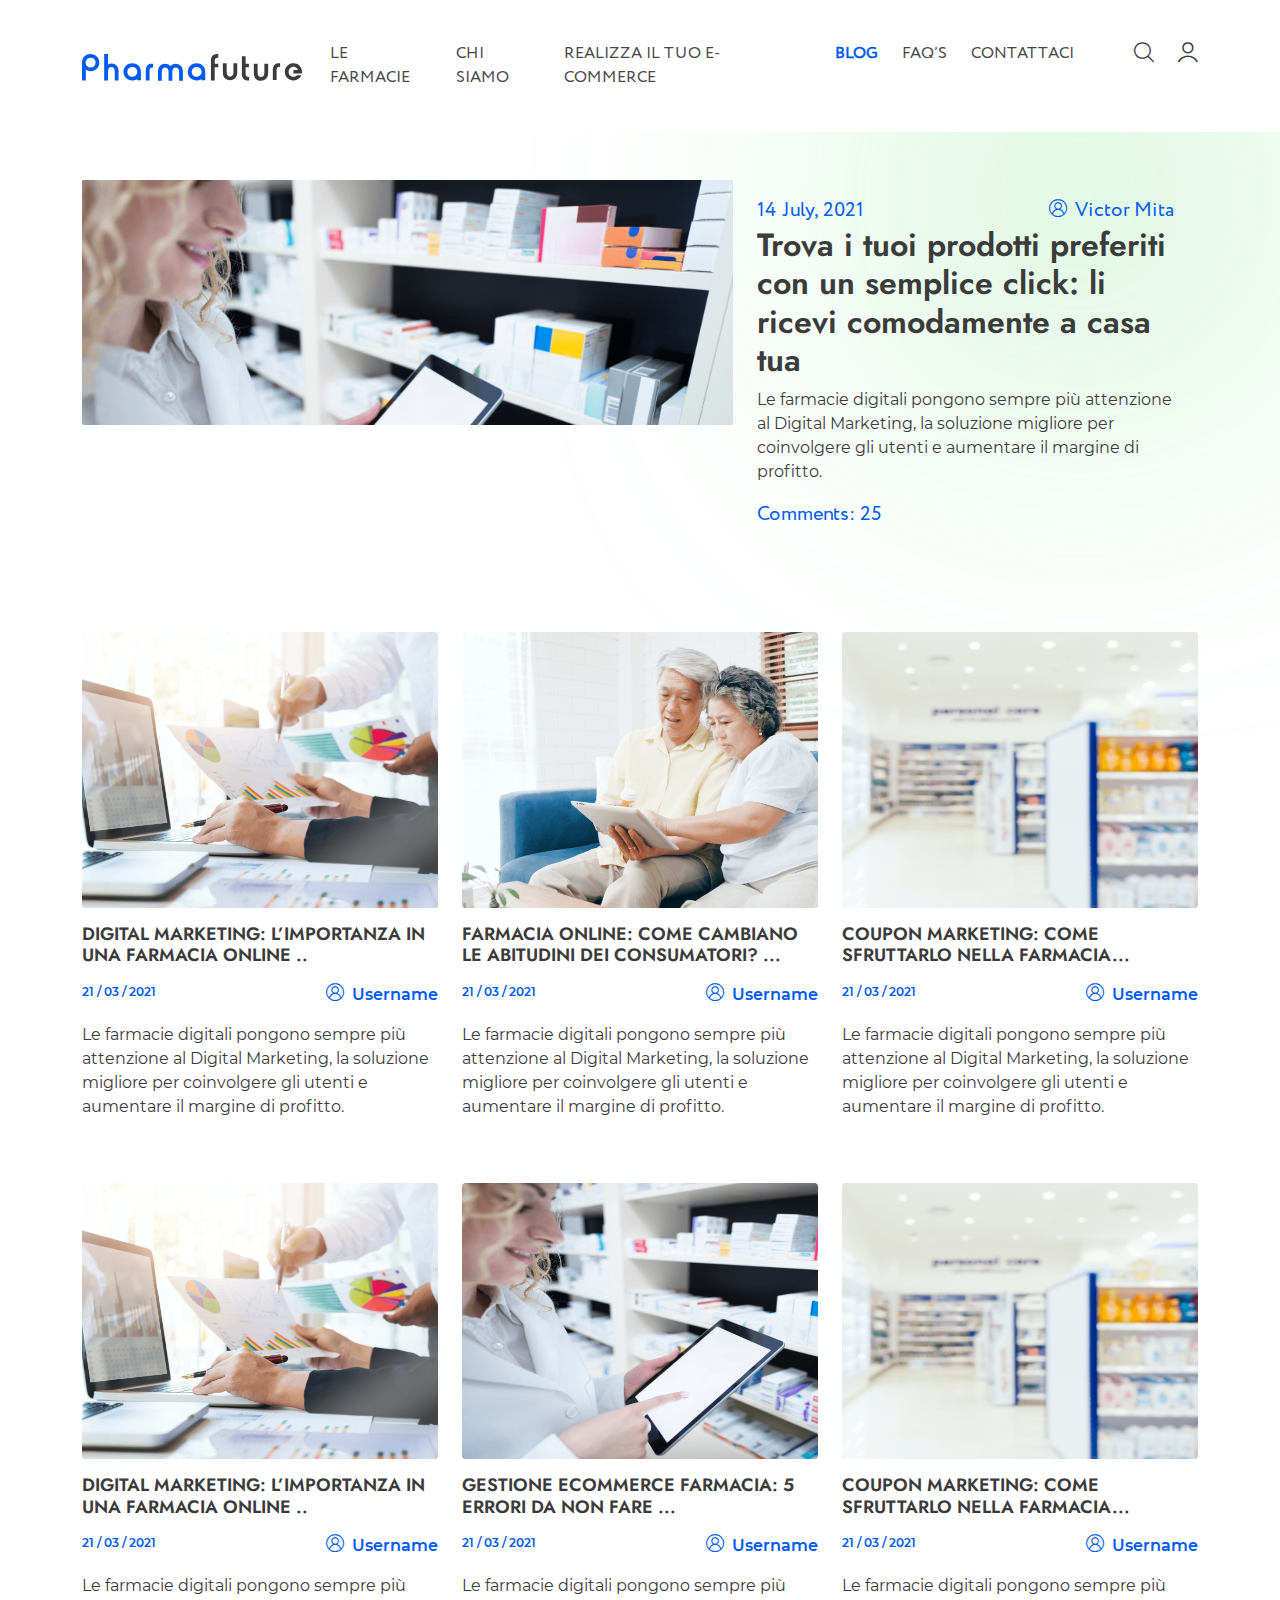
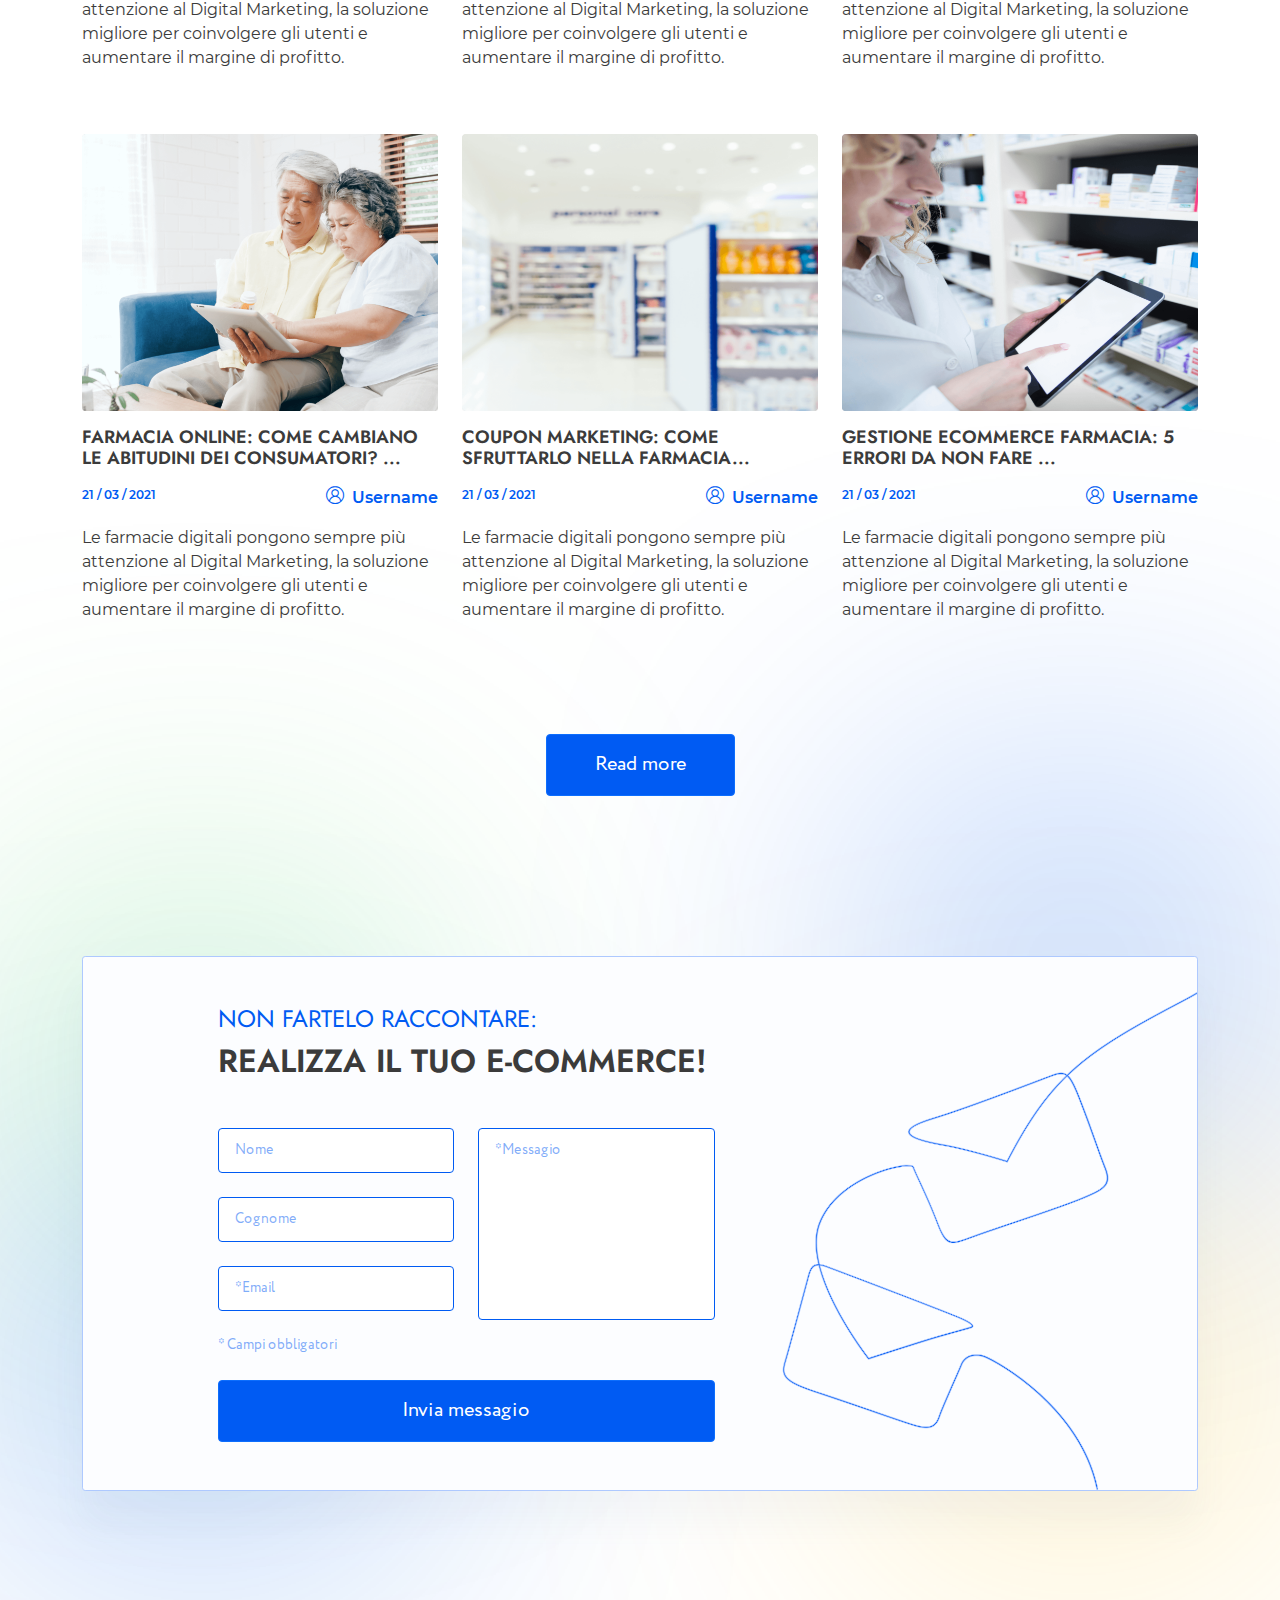
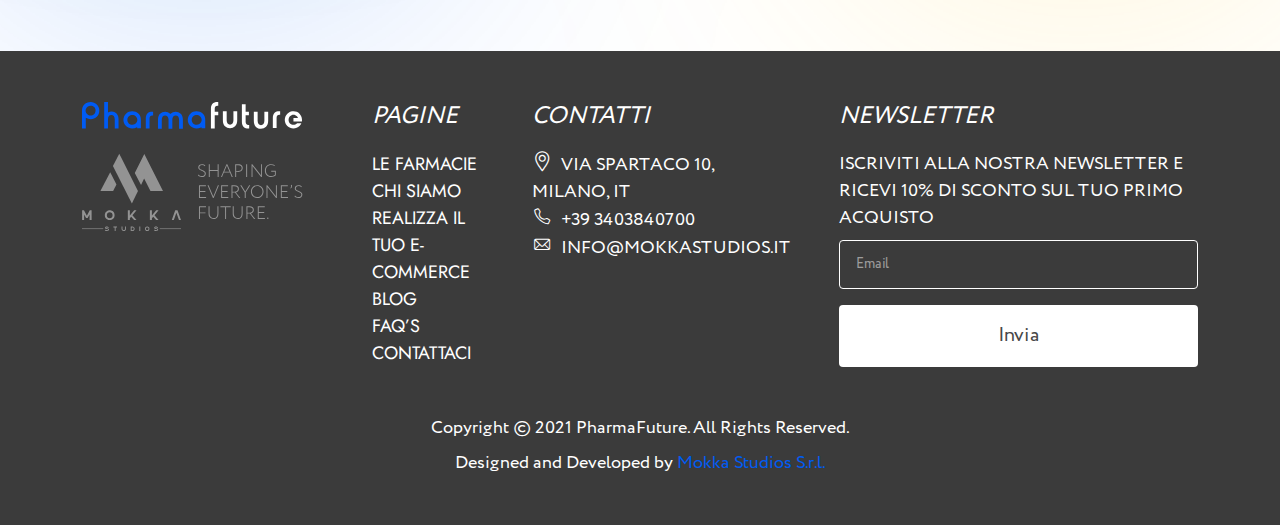
<file: blog.html>
<!DOCTYPE html>
<html lang="en">

<head>
    <meta charset="UTF-8">
    <meta http-equiv="X-UA-Compatible" content="IE=edge">
    <meta name="viewport" content="width=device-width, initial-scale=1.0">
    <title>Pharma Future</title>
    <link rel="stylesheet" href="css/style.css">
</head>

<body>
    <nav class="navbar navbar-expand-xl navbar-light fixed-top">
        <div class="container">
            <a class="navbar-brand d-md-block d-none" href="./index.html">
                <img src="images/logo.svg" class="navbar-brand-img" alt="logo">
            </a>
            <a class="navbar-brand d-md-none d-block" href="./index.html">
                <img src="images/logo-mobile.svg" class="navbar-brand-img" alt="logo">
            </a>
            <a href="#" class="ms-auto d-xl-none d-block">
                <span class="icon-search text-dark font-size-30"></span>
            </a>

            <a href="#" class="mx-4 d-xl-none d-block">
                <span class="icon-navbar-user font-size-30"></span>
            </a>
            <button class="navbar-toggler border-0 collapsed px-0" type="button" data-bs-toggle="collapse" data-bs-target="#navbarCollapse" aria-controls="navbarCollapse" aria-expanded="false" aria-label="Toggle navigation">
                <span class="icon-menu text-dark toggler-collapsed font-size-30"></span>
                <span class="icon-close text-dark toggler-expanded font-size-30"></span>
            </button>
            <div class="navbar-collapse collapse align-self-end" id="navbarCollapse">
                <ul class="navbar-nav">
                    <li class="nav-item">
                        <a class="nav-link text-uppercase" href="pharmacy.html">le farmacie</a>
                    </li>
                    <li class="nav-item">
                        <a class="nav-link text-uppercase" href="about-us.html">Chi siamo</a>
                    </li>
                    <li class="nav-item">
                        <a class="nav-link text-uppercase" href="offer.html">realizza il tuo e-commerce</a>
                    </li>
                    <li class="nav-item">
                        <a class="nav-link text-uppercase active" href="blog.html">Blog</a>
                    </li>
                    <li class="nav-item">
                        <a class="nav-link text-uppercase" href="faq.html">FAQ’S</a>
                    </li>
                    <li class="nav-item">
                        <a class="nav-link text-uppercase" href="contact-us.html">contattaci</a>
                    </li>

                    <a href="#" class="ms-5 d-xl-block d-none">
                        <span class="icon-search text-dark font-size-20"></span>
                    </a>

                    <a href="#" class="ms-4 d-xl-block d-none">
                        <span class="icon-navbar-user font-size-20"></span>
                    </a>
                </ul>

                <div class="d-block d-xl-none text-center mb-3">
                    <a class="d-block mb-3" href="./index.html">
                        <img src="images/logo-mobile.svg" class="navbar-menu-brand-img" alt="logo">
                    </a>

                    <a class="d-block mb-3" href="#">
                        <img src="images/mokka-logo-hero.svg" class="navbar-menu-brand-img" alt="logo">
                    </a>
                </div>
            </div>
        </div>
    </nav>

    <section class="mt-180 pb-70">
        <div class="container">
            <div class="row position-relative">
                <div class="main-blur success-blur right mx-3"></div>
                <div class="col-lg-12">
                    <div class="card border-0 mb-3">
                        <div class="row g-0">
                            <div class="col-lg-7">
                                <img src="images/blog-3-main.png" alt="GESTIONE ECOMMERCE FARMACIA: 5 ERRORI DA NON FARE ..." class="img-fluid">
                            </div>
                            <div class="col-lg-5">
                                <div class="card-body px-lg-4 px-0">
                                    <div class="d-flex justify-content-between">
                                        <p class="text-primary">14 July, 2021</p>
                                        <p class="text-primary"><span class="icon-user font-size-18 pe-2"></span>Victor Mita</p>
                                    </div>
                                    <h2 class="mb-2">Trova i tuoi prodotti preferiti con un semplice click: li ricevi comodamente a casa tua</h2>

                                    <p class="card-text pb-3">Le farmacie digitali pongono sempre più attenzione al Digital Marketing, la soluzione migliore per coinvolgere gli utenti e aumentare il margine di profitto.</p>

                                    <p class="text-primary">Comments: 25</p>
                                </div>
                            </div>
                        </div>
                    </div>
                </div>
            </div>
        </div>
    </section>

    <section class="pb-160">
        <div class="container">
            <div class="row justify-content-between">
                <div class="col-lg-4 mb-5">
                    <div class="card border-0">
                        <img src="images/blog-1.png" alt="DIGITAL MARKETING: L’IMPORTANZA IN UNA FARMACIA ONLINE .." class="card-img-top">
                        <div class="card-body px-0">
                            <h5 class="card-title mb-3">DIGITAL MARKETING: L’IMPORTANZA IN UNA FARMACIA ONLINE ..</h5>
                            <div class="d-flex justify-content-between pb-3">
                                <p class="card-text text-primary fw-bold font-size-12">21 / 03 / 2021</p>
                                <p class="card-text text-primary fw-bold"><span class="icon-user font-size-18 pe-2"></span>Username</p>
                            </div>
                            <p class="card-text">Le farmacie digitali pongono sempre più attenzione al Digital Marketing, la soluzione migliore per coinvolgere gli utenti e aumentare il margine di profitto.</p>
                        </div>
                    </div>
                </div>
                <div class="col-lg-4 mb-5">
                    <div class="card border-0">
                        <img src="images/blog-2.png" alt="FARMACIA ONLINE: COME CAMBIANO LE ABITUDINI DEI CONSUMATORI? ..." class="card-img-top">
                        <div class="card-body px-0">
                            <h5 class="card-title mb-3">FARMACIA ONLINE: COME CAMBIANO LE ABITUDINI DEI CONSUMATORI? ...</h5>
                            <div class="d-flex justify-content-between pb-3">
                                <p class="card-text text-primary fw-bold font-size-12">21 / 03 / 2021</p>
                                <p class="card-text text-primary fw-bold"><span class="icon-user font-size-18 pe-2"></span>Username</p>
                            </div>
                            <p class="card-text">Le farmacie digitali pongono sempre più attenzione al Digital Marketing, la soluzione migliore per coinvolgere gli utenti e aumentare il margine di profitto.</p>
                        </div>
                    </div>
                </div>
                <div class="col-lg-4 mb-5">
                    <div class="card border-0">
                        <img src="images/blog-4.png" alt="COUPON MARKETING: COME SFRUTTARLO NELLA FARMACIA..." class="card-img-top">
                        <div class="card-body px-0">
                            <h5 class="card-title mb-3">COUPON MARKETING: COME SFRUTTARLO NELLA FARMACIA...</h5>
                            <div class="d-flex justify-content-between pb-3">
                                <p class="card-text text-primary fw-bold font-size-12">21 / 03 / 2021</p>
                                <p class="card-text text-primary fw-bold"><span class="icon-user font-size-18 pe-2"></span>Username</p>
                            </div>
                            <p class="card-text">Le farmacie digitali pongono sempre più attenzione al Digital Marketing, la soluzione migliore per coinvolgere gli utenti e aumentare il margine di profitto.</p>
                        </div>
                    </div>
                </div>
                <div class="col-lg-4 mb-5">
                    <div class="card border-0">
                        <img src="images/blog-1.png" alt="DIGITAL MARKETING: L’IMPORTANZA IN UNA FARMACIA ONLINE .." class="card-img-top">
                        <div class="card-body px-0">
                            <h5 class="card-title mb-3">DIGITAL MARKETING: L’IMPORTANZA IN UNA FARMACIA ONLINE ..</h5>
                            <div class="d-flex justify-content-between pb-3">
                                <p class="card-text text-primary fw-bold font-size-12">21 / 03 / 2021</p>
                                <p class="card-text text-primary fw-bold"><span class="icon-user font-size-18 pe-2"></span>Username</p>
                            </div>
                            <p class="card-text">Le farmacie digitali pongono sempre più attenzione al Digital Marketing, la soluzione migliore per coinvolgere gli utenti e aumentare il margine di profitto.</p>
                        </div>
                    </div>
                </div>
                <div class="col-lg-4 mb-5">
                    <div class="card border-0">
                        <img src="images/blog-3.png" alt="GESTIONE ECOMMERCE FARMACIA: 5 ERRORI DA NON FARE ..." class="card-img-top">
                        <div class="card-body px-0">
                            <h5 class="card-title mb-3">GESTIONE ECOMMERCE FARMACIA: 5 ERRORI DA NON FARE ...</h5>
                            <div class="d-flex justify-content-between pb-3">
                                <p class="card-text text-primary fw-bold font-size-12">21 / 03 / 2021</p>
                                <p class="card-text text-primary fw-bold"><span class="icon-user font-size-18 pe-2"></span>Username</p>
                            </div>
                            <p class="card-text">Le farmacie digitali pongono sempre più attenzione al Digital Marketing, la soluzione migliore per coinvolgere gli utenti e aumentare il margine di profitto.</p>
                        </div>
                    </div>
                </div>
                <div class="col-lg-4 mb-5">
                    <div class="card border-0">
                        <img src="images/blog-4.png" alt="COUPON MARKETING: COME SFRUTTARLO NELLA FARMACIA..." class="card-img-top">
                        <div class="card-body px-0">
                            <h5 class="card-title mb-3">COUPON MARKETING: COME SFRUTTARLO NELLA FARMACIA...</h5>
                            <div class="d-flex justify-content-between pb-3">
                                <p class="card-text text-primary fw-bold font-size-12">21 / 03 / 2021</p>
                                <p class="card-text text-primary fw-bold"><span class="icon-user font-size-18 pe-2"></span>Username</p>
                            </div>
                            <p class="card-text">Le farmacie digitali pongono sempre più attenzione al Digital Marketing, la soluzione migliore per coinvolgere gli utenti e aumentare il margine di profitto.</p>
                        </div>
                    </div>
                </div>
                <div class="col-lg-4 mb-5">
                    <div class="card border-0">
                        <img src="images/blog-2.png" alt="FARMACIA ONLINE: COME CAMBIANO LE ABITUDINI DEI CONSUMATORI? ..." class="card-img-top">
                        <div class="card-body px-0">
                            <h5 class="card-title mb-3">FARMACIA ONLINE: COME CAMBIANO LE ABITUDINI DEI CONSUMATORI? ...</h5>
                            <div class="d-flex justify-content-between pb-3">
                                <p class="card-text text-primary fw-bold font-size-12">21 / 03 / 2021</p>
                                <p class="card-text text-primary fw-bold"><span class="icon-user font-size-18 pe-2"></span>Username</p>
                            </div>
                            <p class="card-text">Le farmacie digitali pongono sempre più attenzione al Digital Marketing, la soluzione migliore per coinvolgere gli utenti e aumentare il margine di profitto.</p>
                        </div>
                    </div>
                </div>
                <div class="col-lg-4 mb-5">
                    <div class="card border-0">
                        <img src="images/blog-4.png" alt="COUPON MARKETING: COME SFRUTTARLO NELLA FARMACIA..." class="card-img-top">
                        <div class="card-body px-0">
                            <h5 class="card-title mb-3">COUPON MARKETING: COME SFRUTTARLO NELLA FARMACIA...</h5>
                            <div class="d-flex justify-content-between pb-3">
                                <p class="card-text text-primary fw-bold font-size-12">21 / 03 / 2021</p>
                                <p class="card-text text-primary fw-bold"><span class="icon-user font-size-18 pe-2"></span>Username</p>
                            </div>
                            <p class="card-text">Le farmacie digitali pongono sempre più attenzione al Digital Marketing, la soluzione migliore per coinvolgere gli utenti e aumentare il margine di profitto.</p>
                        </div>
                    </div>
                </div>
                <div class="col-lg-4 mb-5">
                    <div class="card border-0">
                        <img src="images/blog-3.png" alt="GESTIONE ECOMMERCE FARMACIA: 5 ERRORI DA NON FARE ..." class="card-img-top">
                        <div class="card-body px-0">
                            <h5 class="card-title mb-3">GESTIONE ECOMMERCE FARMACIA: 5 ERRORI DA NON FARE ...</h5>
                            <div class="d-flex justify-content-between pb-3">
                                <p class="card-text text-primary fw-bold font-size-12">21 / 03 / 2021</p>
                                <p class="card-text text-primary fw-bold"><span class="icon-user font-size-18 pe-2"></span>Username</p>
                            </div>
                            <p class="card-text">Le farmacie digitali pongono sempre più attenzione al Digital Marketing, la soluzione migliore per coinvolgere gli utenti e aumentare il margine di profitto.</p>
                        </div>
                    </div>
                </div>
            </div>
            <div class="row justify-content-center">
                <div class="col-lg-4 text-center pt-lg-5 pt-0">
                    <a href="#" class="btn btn-primary">Read more</a>
                </div>
            </div>
        </div>
    </section>

    <section class="pb-160">
        <div class="container">
            <div class="row position-relative">
                <div class="main-blur blue-blur right mx-3"></div>
                <div class="main-blur success-blur left mx-3"></div>
                <div class="col-lg-12">
                    <h4 class="mb-2 text-uppercase d-lg-none d-block">NON FARTELO RACCONTARE:</h4>
                    <h2 class="mb-5 d-lg-none d-block">REALIZZA IL TUO E-COMMERCE!</h2>
                    <div class="bg-white shadow-sm rounded-1 border-primary p-lg-5 py-5 px-3 form-bg">
                        <div class="row">
                            <div class="col-lg-6 offset-lg-1">
                                <h4 class="mb-2 text-uppercase d-lg-block d-none">NON FARTELO RACCONTARE:</h4>
                                <h2 class="mb-5 d-lg-block d-none">REALIZZA IL TUO E-COMMERCE!</h2>

                                <form class="row">
                                    <div class="col-lg-6">
                                        <div class="row">
                                            <div class="col-12 mb-4">
                                                <input type="text" class="form-control" id="inputName" placeholder="Nome">
                                            </div>
                                            <div class="col-12 mb-4">
                                                <input type="text" class="form-control" id="inputLastName" placeholder="Cognome">
                                            </div>
                                            <div class="col-12 mb-4">
                                                <input type="email" class="form-control" id="inputEmail" placeholder="*Email">
                                            </div>
                                        </div>
                                    </div>
                                    <div class="col-lg-6">
                                        <textarea class="form-control" id="textareaMessage" rows="8" placeholder="*Messagio"></textarea>
                                    </div>

                                    <p class="text-primary-opacity font-size-14 mb-4 mt-lg-0 mt-4">* Campi obbligatori</p>
                                    <div class="d-grid">
                                        <button type="submit" class="btn btn-primary">Invia messagio</button>
                                    </div>
                                </form>
                            </div>
                        </div>
                    </div>
                </div>
                <div class="main-blur blue-blur left mx-3"></div>
                <div class="main-blur gold-blur right mx-3"></div>
            </div>
        </div>
    </section>

    <footer class="bg-dark py-5">
        <div class="container">
            <div class="d-flex flex-lg-row flex-column justify-content-between">
                <div class="flex-fill text-lg-start text-center pb-lg-0 pb-5 pe-lg-5 pe-0">
                    <div class="pb-4">
                        <a class="navbar-brand" href="./index.html">
                            <img src="images/logo-footer.svg" class="navbar-brand-img" alt="logo">
                        </a>
                    </div>
                    <div>
                        <a class="navbar-brand" href="#">
                            <img src="images/mokka-logo.svg" class="navbar-brand-img" alt="mokka logo">
                        </a>
                    </div>
                </div>
                <div class="flex-fill pb-lg-0 pb-5 pe-lg-5 pe-0">
                    <p class="text-white font-size-24 text-uppercase fst-italic pb-lg-3 pb-2">Pagine</p>
                    <ul>
                        <li>
                            <a href="pharmacy.html">le farmacie</a>
                        </li>
                        <li>
                            <a href="about-us.html">Chi siamo</a>
                        </li>
                        <li>
                            <a href="offer.html">realizza il tuo e-commerce</a>
                        </li>
                        <li>
                            <a href="blog.html">Blog</a>
                        </li>
                        <li>
                            <a href="faq.html">FAQ’S</a>
                        </li>
                        <li>
                            <a href="contact-us.html">contattaci</a>
                        </li>
                    </ul>
                </div>
                <div class="flex-fill pb-lg-0 pb-5 pe-lg-5 pe-0">
                    <p class="text-white font-size-24 text-uppercase fst-italic pb-lg-3 pb-2">Contatti</p>
                    <p class="text-white text-uppercase"><span class="icon-location font-size-20 pe-2"></span>Via Spartaco 10, Milano, It</p>
                    <p class="text-white text-uppercase"><span class="icon-phone font-size-20 pe-2"></span>+39 3403840700</p>
                    <p class="text-white text-uppercase"><span class="icon-email font-size-20 pe-2"></span>info@mokkastudios.it</p>
                </div>
                <div class="flex-fill">
                    <p class="text-white font-size-24 text-uppercase fst-italic pb-lg-3 pb-2">Newsletter</p>
                    <p class="text-white text-uppercase pb-2">Iscriviti alla nostra newsletter e ricevi 10% di sconto sul tuo primo acquisto</p>
                    <form>
                        <div class="mb-3">
                            <input type="email" class="form-control" id="inputEmail" placeholder="Email">
                        </div>
                        <div class="d-grid">
                            <button type="submit" class="btn btn-white">Invia</button>
                        </div>
                    </form>
                </div>
            </div>
            <div class="row justify-content-center pt-5">
                <div class="col-lg-5 text-center">
                    <p class="text-white pb-2">Copyright © 2021 PharmaFuture. All Rights Reserved.</p>
                    <p class="text-white">Designed and Developed by <span class="text-primary">Mokka Studios S.r.l.</span></p>
                </div>
            </div>
        </div>
    </footer>

    <script src="js/jquery-1.12.4.js"></script>
    <script src="js/bootstrap.bundle.min.js"></script>
    <script src="js/bootstrap-select.min.js"></script>
</body>

</html>
</file>
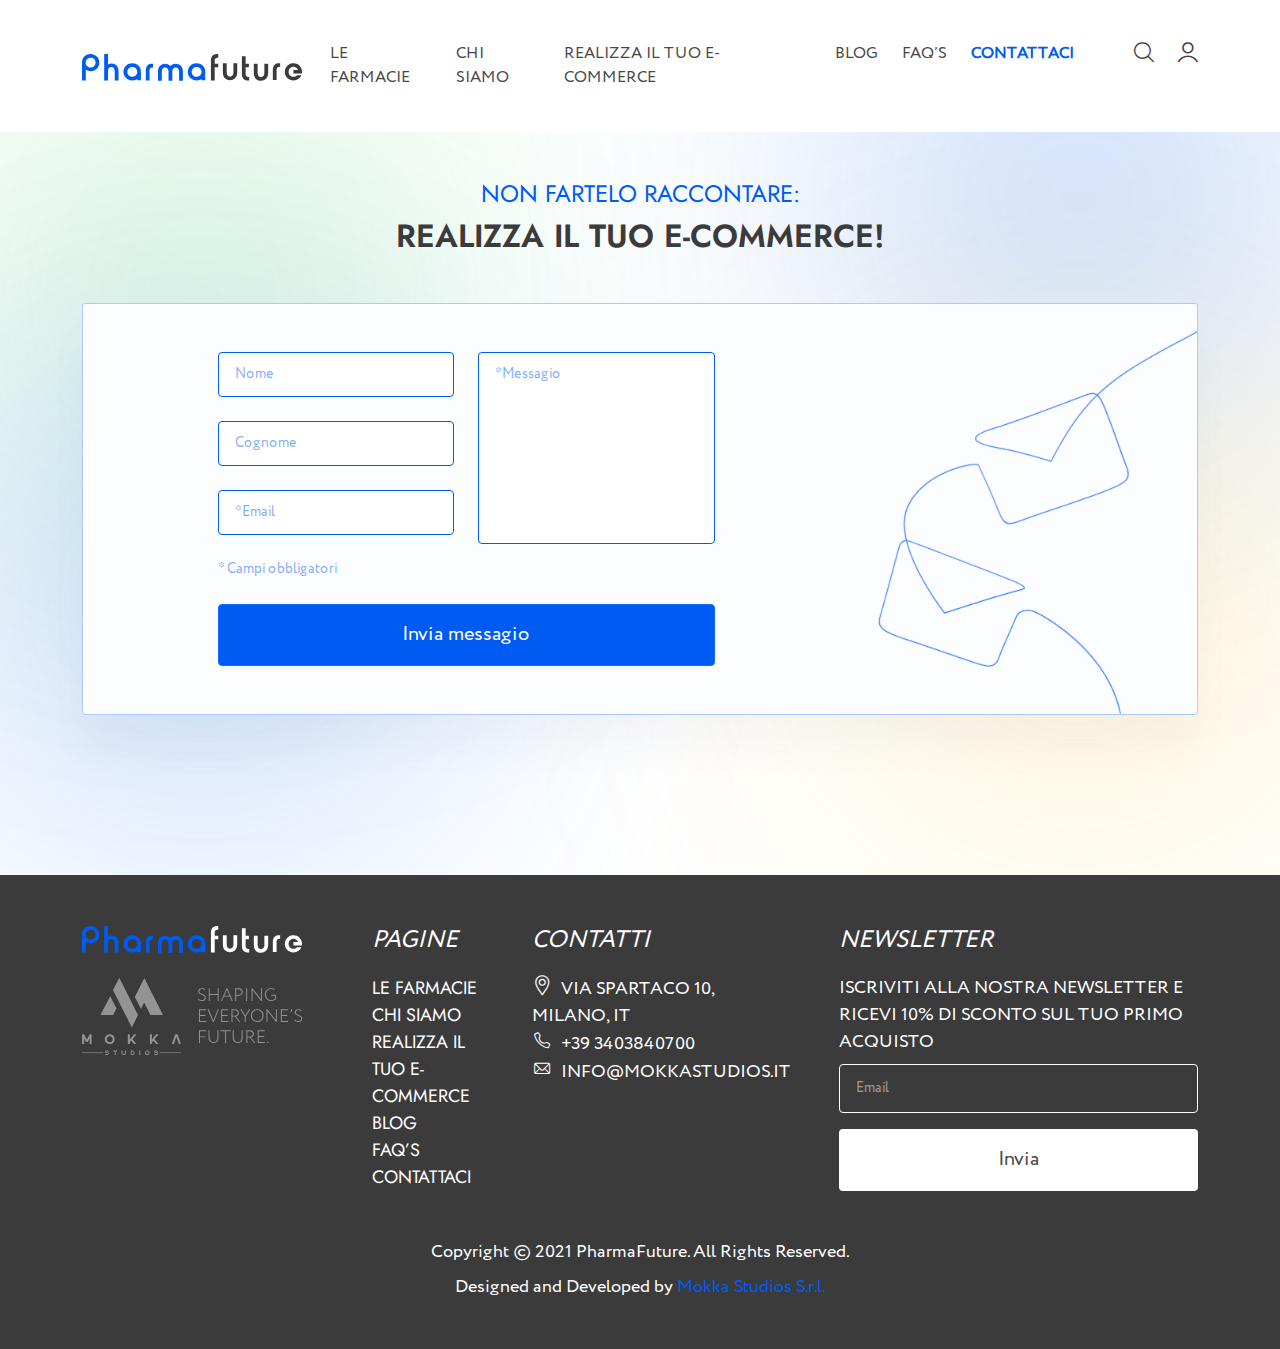
<file: contact-us.html>
<!DOCTYPE html>
<html lang="en">

<head>
    <meta charset="UTF-8">
    <meta http-equiv="X-UA-Compatible" content="IE=edge">
    <meta name="viewport" content="width=device-width, initial-scale=1.0">
    <title>Pharma Future</title>
    <link rel="stylesheet" href="css/style.css">
</head>

<body>
    <nav class="navbar navbar-expand-xl navbar-light fixed-top">
        <div class="container">
            <a class="navbar-brand d-md-block d-none" href="./index.html">
                <img src="images/logo.svg" class="navbar-brand-img" alt="logo">
            </a>
            <a class="navbar-brand d-md-none d-block" href="./index.html">
                <img src="images/logo-mobile.svg" class="navbar-brand-img" alt="logo">
            </a>
            <a href="#" class="ms-auto d-xl-none d-block">
                <span class="icon-search text-dark font-size-30"></span>
            </a>

            <a href="#" class="mx-4 d-xl-none d-block">
                <span class="icon-navbar-user font-size-30"></span>
            </a>
            <button class="navbar-toggler border-0 collapsed px-0" type="button" data-bs-toggle="collapse" data-bs-target="#navbarCollapse" aria-controls="navbarCollapse" aria-expanded="false" aria-label="Toggle navigation">
                <span class="icon-menu text-dark toggler-collapsed font-size-30"></span>
                <span class="icon-close text-dark toggler-expanded font-size-30"></span>
            </button>
            <div class="navbar-collapse collapse align-self-end" id="navbarCollapse">
                <ul class="navbar-nav">
                    <li class="nav-item">
                        <a class="nav-link text-uppercase" href="pharmacy.html">le farmacie</a>
                    </li>
                    <li class="nav-item">
                        <a class="nav-link text-uppercase" href="about-us.html">Chi siamo</a>
                    </li>
                    <li class="nav-item">
                        <a class="nav-link text-uppercase" href="offer.html">realizza il tuo e-commerce</a>
                    </li>
                    <li class="nav-item">
                        <a class="nav-link text-uppercase" href="blog.html">Blog</a>
                    </li>
                    <li class="nav-item">
                        <a class="nav-link text-uppercase" href="faq.html">FAQ’S</a>
                    </li>
                    <li class="nav-item">
                        <a class="nav-link text-uppercase active" href="contact-us.html">contattaci</a>
                    </li>

                    <a href="#" class="ms-5 d-xl-block d-none">
                        <span class="icon-search text-dark font-size-20"></span>
                    </a>

                    <a href="#" class="ms-4 d-xl-block d-none">
                        <span class="icon-navbar-user font-size-20"></span>
                    </a>
                </ul>

                <div class="d-block d-xl-none text-center mb-3">
                    <a class="d-block mb-3" href="./index.html">
                        <img src="images/logo-mobile.svg" class="navbar-menu-brand-img" alt="logo">
                    </a>

                    <a class="d-block mb-3" href="#">
                        <img src="images/mokka-logo-hero.svg" class="navbar-menu-brand-img" alt="logo">
                    </a>
                </div>
            </div>
        </div>
    </nav>

    <section class="mt-180 pb-160">
        <div class="container">
            <div class="row position-relative">
                <div class="main-blur blue-blur right mx-3"></div>
                <div class="main-blur success-blur left mx-3"></div>

                <div class="col-lg-12 text-center">
                    <h4 class="mb-2 text-uppercase">NON FARTELO RACCONTARE:</h4>
                    <h2 class="mb-5">REALIZZA IL TUO E-COMMERCE!</h2>
                </div>

                <div class="col-lg-12">
                    <div class="bg-white shadow-sm rounded-1 border-primary p-lg-5 py-5 px-3 form-bg">
                        <div class="row">
                            <div class="col-lg-6 offset-lg-1">
                                <form class="row">
                                    <div class="col-lg-6">
                                        <div class="row">
                                            <div class="col-12 mb-4">
                                                <input type="text" class="form-control" id="inputName" placeholder="Nome">
                                            </div>
                                            <div class="col-12 mb-4">
                                                <input type="text" class="form-control" id="inputLastName" placeholder="Cognome">
                                            </div>
                                            <div class="col-12 mb-4">
                                                <input type="email" class="form-control" id="inputEmail" placeholder="*Email">
                                            </div>
                                        </div>
                                    </div>
                                    <div class="col-lg-6">
                                        <textarea class="form-control" id="textareaMessage" rows="8" placeholder="*Messagio"></textarea>
                                    </div>

                                    <p class="text-primary-opacity font-size-14 mb-4">* Campi obbligatori</p>
                                    <div class="d-grid">
                                        <button type="submit" class="btn btn-primary">Invia messagio</button>
                                    </div>
                                </form>
                            </div>
                        </div>
                    </div>
                </div>
                <div class="main-blur blue-blur left mx-3"></div>
                <div class="main-blur gold-blur right mx-3"></div>
            </div>
        </div>
    </section>

    <footer class="bg-dark py-5">
        <div class="container">
            <div class="d-flex flex-lg-row flex-column justify-content-between">
                <div class="flex-fill text-lg-start text-center pb-lg-0 pb-5 pe-lg-5 pe-0">
                    <div class="pb-4">
                        <a class="navbar-brand" href="./index.html">
                            <img src="images/logo-footer.svg" class="navbar-brand-img" alt="logo">
                        </a>
                    </div>
                    <div>
                        <a class="navbar-brand" href="#">
                            <img src="images/mokka-logo.svg" class="navbar-brand-img" alt="mokka logo">
                        </a>
                    </div>
                </div>
                <div class="flex-fill pb-lg-0 pb-5 pe-lg-5 pe-0">
                    <p class="text-white font-size-24 text-uppercase fst-italic pb-lg-3 pb-2">Pagine</p>
                    <ul>
                        <li>
                            <a href="pharmacy.html">le farmacie</a>
                        </li>
                        <li>
                            <a href="about-us.html">Chi siamo</a>
                        </li>
                        <li>
                            <a href="offer.html">realizza il tuo e-commerce</a>
                        </li>
                        <li>
                            <a href="blog.html">Blog</a>
                        </li>
                        <li>
                            <a href="faq.html">FAQ’S</a>
                        </li>
                        <li>
                            <a href="contact-us.html">contattaci</a>
                        </li>
                    </ul>
                </div>
                <div class="flex-fill pb-lg-0 pb-5 pe-lg-5 pe-0">
                    <p class="text-white font-size-24 text-uppercase fst-italic pb-lg-3 pb-2">Contatti</p>
                    <p class="text-white text-uppercase"><span class="icon-location font-size-20 pe-2"></span>Via Spartaco 10, Milano, It</p>
                    <p class="text-white text-uppercase"><span class="icon-phone font-size-20 pe-2"></span>+39 3403840700</p>
                    <p class="text-white text-uppercase"><span class="icon-email font-size-20 pe-2"></span>info@mokkastudios.it</p>
                </div>
                <div class="flex-fill">
                    <p class="text-white font-size-24 text-uppercase fst-italic pb-lg-3 pb-2">Newsletter</p>
                    <p class="text-white text-uppercase pb-2">Iscriviti alla nostra newsletter e ricevi 10% di sconto sul tuo primo acquisto</p>
                    <form>
                        <div class="mb-3">
                            <input type="email" class="form-control" id="inputEmail" placeholder="Email">
                        </div>
                        <div class="d-grid">
                            <button type="submit" class="btn btn-white">Invia</button>
                        </div>
                    </form>
                </div>
            </div>
            <div class="row justify-content-center pt-5">
                <div class="col-lg-5 text-center">
                    <p class="text-white pb-2">Copyright © 2021 PharmaFuture. All Rights Reserved.</p>
                    <p class="text-white">Designed and Developed by <span class="text-primary">Mokka Studios S.r.l.</span></p>
                </div>
            </div>
        </div>
    </footer>

    <script src="js/jquery-1.12.4.js"></script>
    <script src="js/bootstrap.bundle.min.js"></script>
    <script src="js/bootstrap-select.min.js"></script>
</body>

</html>
</file>
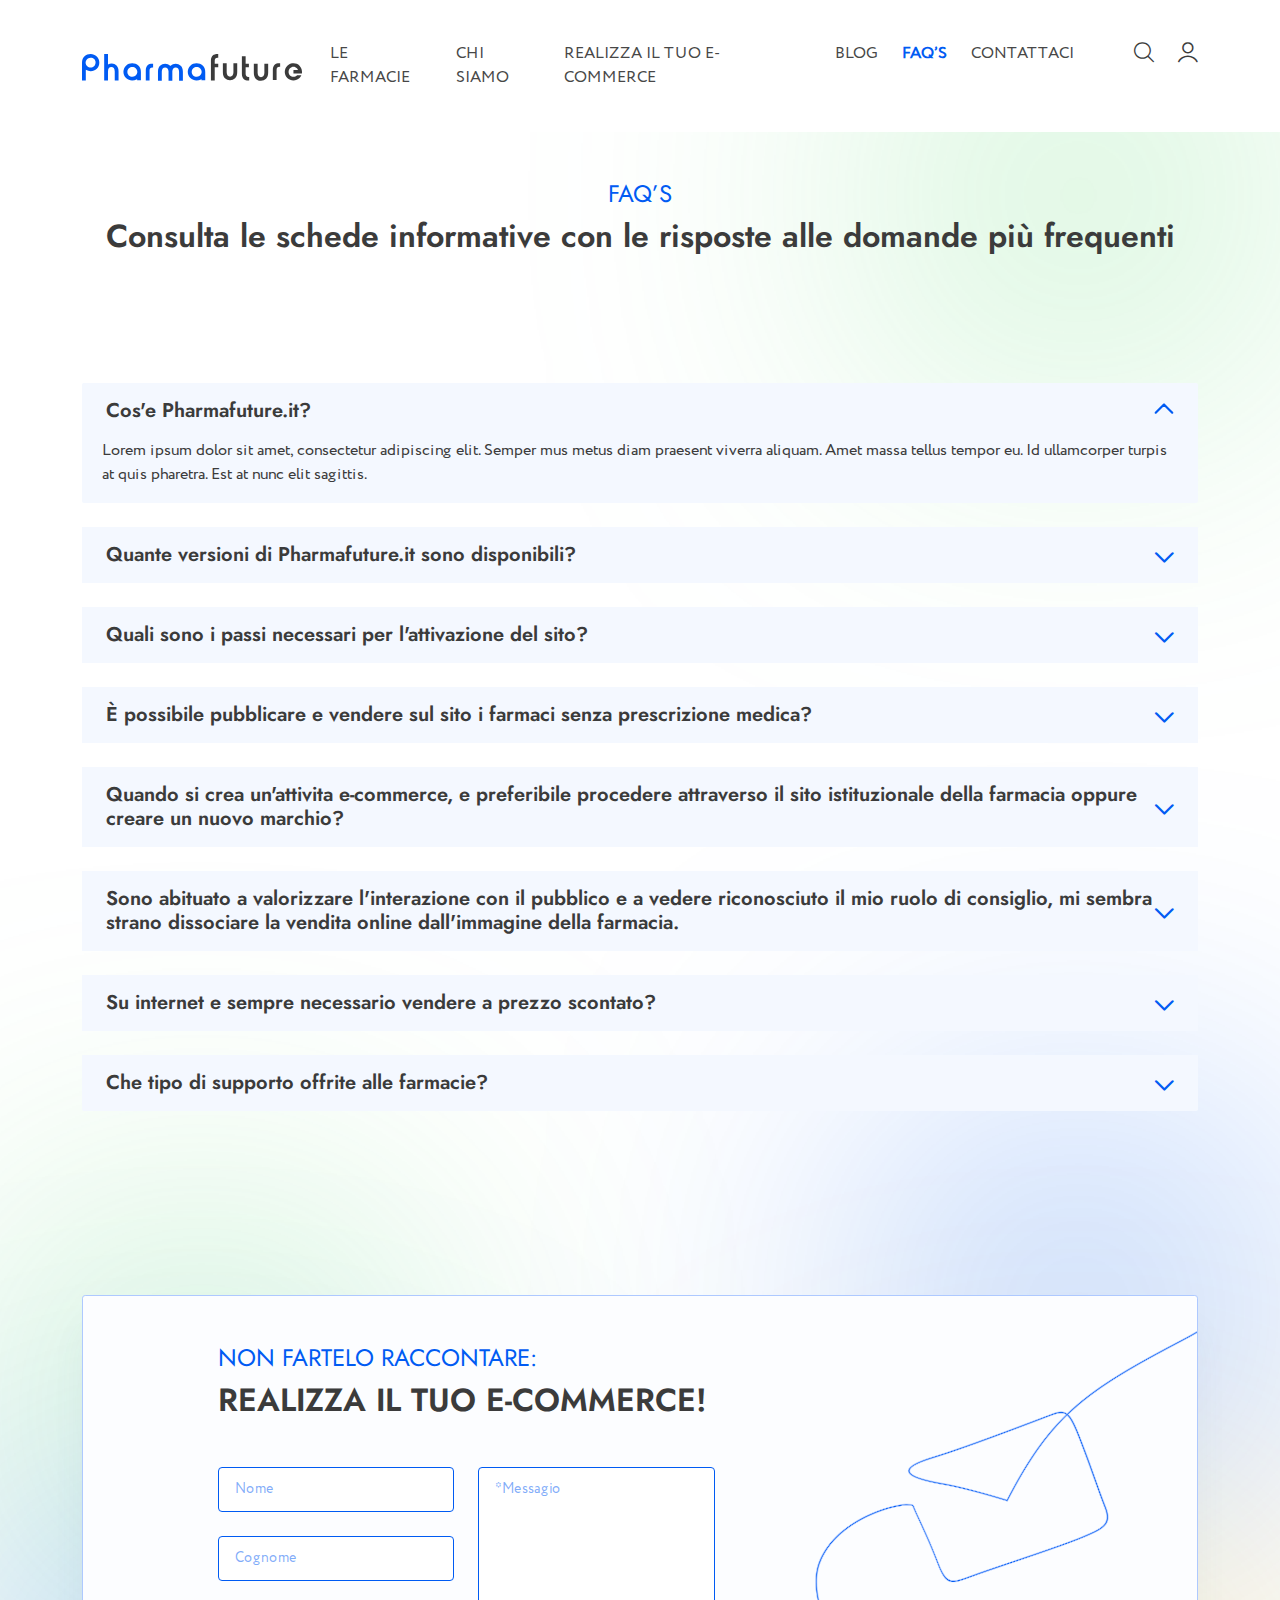
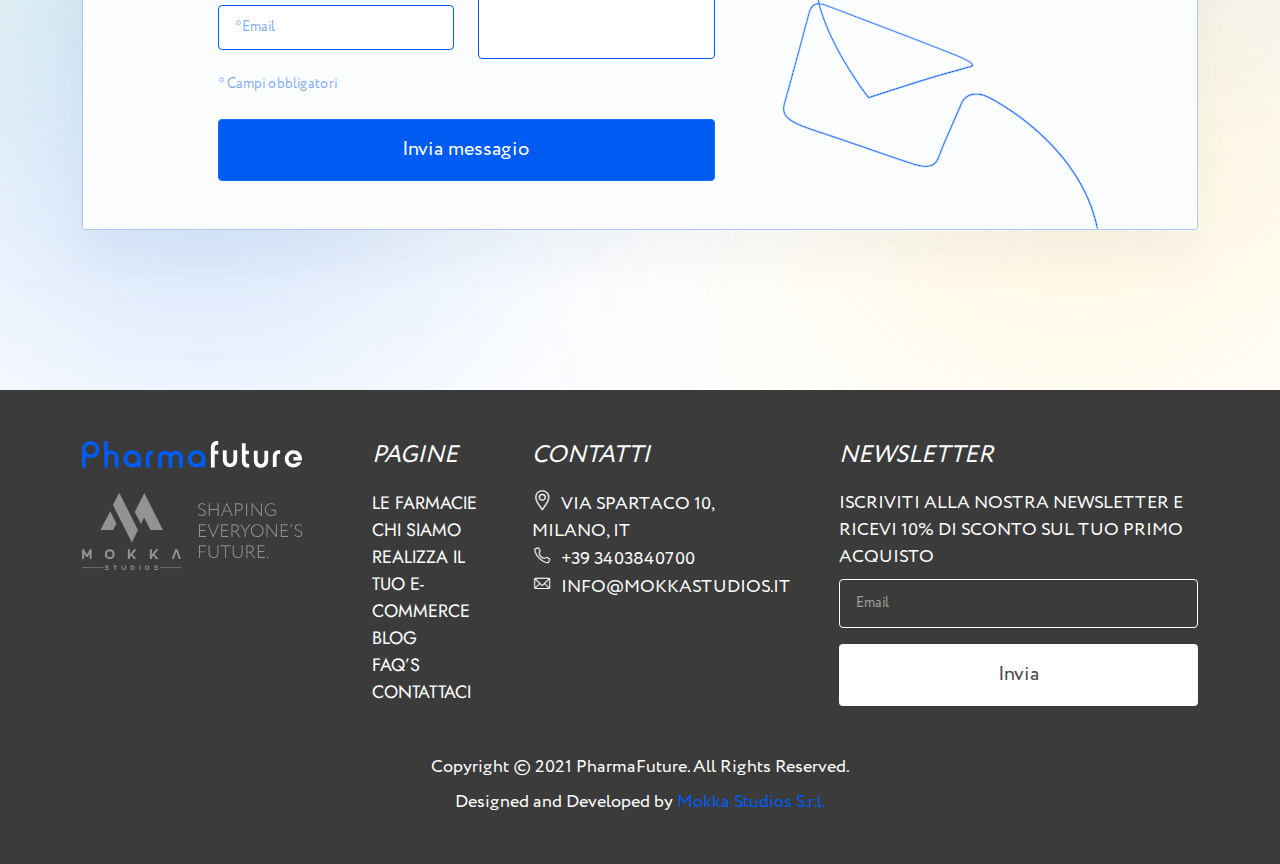
<file: faq.html>
<!DOCTYPE html>
<html lang="en">

<head>
    <meta charset="UTF-8">
    <meta http-equiv="X-UA-Compatible" content="IE=edge">
    <meta name="viewport" content="width=device-width, initial-scale=1.0">
    <title>Pharma Future</title>
    <link rel="stylesheet" href="css/style.css">
</head>

<body>
    <nav class="navbar navbar-expand-xl navbar-light fixed-top">
        <div class="container">
            <a class="navbar-brand d-md-block d-none" href="./index.html">
                <img src="images/logo.svg" class="navbar-brand-img" alt="logo">
            </a>
            <a class="navbar-brand d-md-none d-block" href="./index.html">
                <img src="images/logo-mobile.svg" class="navbar-brand-img" alt="logo">
            </a>
            <a href="#" class="ms-auto d-xl-none d-block">
                <span class="icon-search text-dark font-size-30"></span>
            </a>

            <a href="#" class="mx-4 d-xl-none d-block">
                <span class="icon-navbar-user font-size-30"></span>
            </a>
            <button class="navbar-toggler border-0 collapsed px-0" type="button" data-bs-toggle="collapse" data-bs-target="#navbarCollapse" aria-controls="navbarCollapse" aria-expanded="false" aria-label="Toggle navigation">
                <span class="icon-menu text-dark toggler-collapsed font-size-30"></span>
                <span class="icon-close text-dark toggler-expanded font-size-30"></span>
            </button>
            <div class="navbar-collapse collapse align-self-end" id="navbarCollapse">
                <ul class="navbar-nav">
                    <li class="nav-item">
                        <a class="nav-link text-uppercase" href="pharmacy.html">le farmacie</a>
                    </li>
                    <li class="nav-item">
                        <a class="nav-link text-uppercase" href="about-us.html">Chi siamo</a>
                    </li>
                    <li class="nav-item">
                        <a class="nav-link text-uppercase" href="offer.html">realizza il tuo e-commerce</a>
                    </li>
                    <li class="nav-item">
                        <a class="nav-link text-uppercase" href="blog.html">Blog</a>
                    </li>
                    <li class="nav-item">
                        <a class="nav-link text-uppercase active" href="faq.html">FAQ’S</a>
                    </li>
                    <li class="nav-item">
                        <a class="nav-link text-uppercase" href="contact-us.html">contattaci</a>
                    </li>

                    <a href="#" class="ms-5 d-xl-block d-none">
                        <span class="icon-search text-dark font-size-20"></span>
                    </a>

                    <a href="#" class="ms-4 d-xl-block d-none">
                        <span class="icon-navbar-user font-size-20"></span>
                    </a>
                </ul>

                <div class="d-block d-xl-none text-center mb-3">
                    <a class="d-block mb-3" href="./index.html">
                        <img src="images/logo-mobile.svg" class="navbar-menu-brand-img" alt="logo">
                    </a>

                    <a class="d-block mb-3" href="#">
                        <img src="images/mokka-logo-hero.svg" class="navbar-menu-brand-img" alt="logo">
                    </a>
                </div>
            </div>
        </div>
    </nav>

    <section class="mt-180 pb-160">
        <div class="container">
            <div class="row position-relative">
                <div class="main-blur success-blur right mx-3 d-lg-block d-none"></div>

                <div class="col-lg-12 text-lg-center text-start pb-120">
                    <h4 class="mb-2 text-uppercase">FAQ’S</h4>
                    <h2>Consulta le schede informative con le risposte alle domande più frequenti</h2>
                </div>

                <div class="col-lg-12">
                    <div class="accordion" id="accordionExample">
                        <div class="accordion-item mb-4">
                            <h5 class="accordion-header" id="headingOne">
                                <button class="accordion-button" type="button" data-bs-toggle="collapse" data-bs-target="#collapseOne" aria-expanded="true" aria-controls="collapseOne">
                                    Cos'e Pharmafuture.it?
                            </button>
                            </h5>
                            <div id="collapseOne" class="accordion-collapse collapse show" aria-labelledby="headingOne" data-bs-parent="#accordionExample">
                                <div class="accordion-body">
                                    Lorem ipsum dolor sit amet, consectetur adipiscing elit. Semper mus metus diam praesent viverra aliquam. Amet massa tellus tempor eu. Id ullamcorper turpis at quis pharetra. Est at nunc elit sagittis.
                                </div>
                            </div>
                        </div>
                        <div class="accordion-item mb-4">
                            <h5 class="accordion-header" id="headingTwo">
                                <button class="accordion-button collapsed" type="button" data-bs-toggle="collapse" data-bs-target="#collapseTwo" aria-expanded="false" aria-controls="collapseTwo">
                                    Quante versioni di Pharmafuture.it sono disponibili? 
                            </button>
                            </h5>
                            <div id="collapseTwo" class="accordion-collapse collapse" aria-labelledby="headingTwo" data-bs-parent="#accordionExample">
                                <div class="accordion-body">
                                    Lorem ipsum dolor sit amet, consectetur adipiscing elit. Semper mus metus diam praesent viverra aliquam. Amet massa tellus tempor eu. Id ullamcorper turpis at quis pharetra. Est at nunc elit sagittis.
                                </div>
                            </div>
                        </div>
                        <div class="accordion-item mb-4">
                            <h5 class="accordion-header" id="headingThree">
                                <button class="accordion-button collapsed" type="button" data-bs-toggle="collapse" data-bs-target="#collapseThree" aria-expanded="false" aria-controls="collapseThree">
                                    Quali sono i passi necessari per l'attivazione del sito?
                            </button>
                            </h5>
                            <div id="collapseThree" class="accordion-collapse collapse" aria-labelledby="headingThree" data-bs-parent="#accordionExample">
                                <div class="accordion-body">
                                    Lorem ipsum dolor sit amet, consectetur adipiscing elit. Semper mus metus diam praesent viverra aliquam. Amet massa tellus tempor eu. Id ullamcorper turpis at quis pharetra. Est at nunc elit sagittis.
                                </div>
                            </div>
                        </div>
                        <div class="accordion-item mb-4">
                            <h5 class="accordion-header" id="headingFour">
                                <button class="accordion-button collapsed" type="button" data-bs-toggle="collapse" data-bs-target="#collapseFour" aria-expanded="false" aria-controls="collapseFour">
                                    È possibile  pubblicare e vendere sul sito i farmaci senza prescrizione medica?
                            </button>
                            </h5>
                            <div id="collapseFour" class="accordion-collapse collapse" aria-labelledby="headingFour" data-bs-parent="#accordionExample">
                                <div class="accordion-body">
                                    Lorem ipsum dolor sit amet, consectetur adipiscing elit. Semper mus metus diam praesent viverra aliquam. Amet massa tellus tempor eu. Id ullamcorper turpis at quis pharetra. Est at nunc elit sagittis.
                                </div>
                            </div>
                        </div>
                        <div class="accordion-item mb-4">
                            <h5 class="accordion-header" id="headingFive">
                                <button class="accordion-button collapsed" type="button" data-bs-toggle="collapse" data-bs-target="#collapseFive" aria-expanded="false" aria-controls="collapseFive">
                                    Quando si crea un'attivita e-commerce, e preferibile procedere attraverso il sito istituzionale della farmacia oppure creare un nuovo marchio?
                            </button>
                            </h5>
                            <div id="collapseFive" class="accordion-collapse collapse" aria-labelledby="headingFive" data-bs-parent="#accordionExample">
                                <div class="accordion-body">
                                    Lorem ipsum dolor sit amet, consectetur adipiscing elit. Semper mus metus diam praesent viverra aliquam. Amet massa tellus tempor eu. Id ullamcorper turpis at quis pharetra. Est at nunc elit sagittis.
                                </div>
                            </div>
                        </div>
                        <div class="accordion-item mb-4">
                            <h5 class="accordion-header" id="headingSix">
                                <button class="accordion-button collapsed" type="button" data-bs-toggle="collapse" data-bs-target="#collapseSix" aria-expanded="false" aria-controls="collapseSix">
                                    Sono abituato a valorizzare l'interazione con il pubblico e a vedere riconosciuto il mio ruolo di consiglio, mi sembra strano dissociare la vendita online dall'immagine della farmacia.
                            </button>
                            </h5>
                            <div id="collapseSix" class="accordion-collapse collapse" aria-labelledby="headingSix" data-bs-parent="#accordionExample">
                                <div class="accordion-body">
                                    Lorem ipsum dolor sit amet, consectetur adipiscing elit. Semper mus metus diam praesent viverra aliquam. Amet massa tellus tempor eu. Id ullamcorper turpis at quis pharetra. Est at nunc elit sagittis.
                                </div>
                            </div>
                        </div>
                        <div class="accordion-item mb-4">
                            <h5 class="accordion-header" id="headingSeven">
                                <button class="accordion-button collapsed" type="button" data-bs-toggle="collapse" data-bs-target="#collapseSeven" aria-expanded="false" aria-controls="collapseSeven">
                                    Su internet e sempre necessario vendere a prezzo scontato?
                            </button>
                            </h5>
                            <div id="collapseSeven" class="accordion-collapse collapse" aria-labelledby="headingSeven" data-bs-parent="#accordionExample">
                                <div class="accordion-body">
                                    Lorem ipsum dolor sit amet, consectetur adipiscing elit. Semper mus metus diam praesent viverra aliquam. Amet massa tellus tempor eu. Id ullamcorper turpis at quis pharetra. Est at nunc elit sagittis.
                                </div>
                            </div>
                        </div>
                        <div class="accordion-item mb-4">
                            <h5 class="accordion-header" id="headingEighth">
                                <button class="accordion-button collapsed" type="button" data-bs-toggle="collapse" data-bs-target="#collapseEighth" aria-expanded="false" aria-controls="collapseEighth">
                                    Che tipo di supporto offrite alle farmacie?
                            </button>
                            </h5>
                            <div id="collapseEighth" class="accordion-collapse collapse" aria-labelledby="headingEighth" data-bs-parent="#accordionExample">
                                <div class="accordion-body">
                                    Lorem ipsum dolor sit amet, consectetur adipiscing elit. Semper mus metus diam praesent viverra aliquam. Amet massa tellus tempor eu. Id ullamcorper turpis at quis pharetra. Est at nunc elit sagittis.
                                </div>
                            </div>
                        </div>
                    </div>
                </div>
            </div>
        </div>
    </section>

    <section class="pb-160">
        <div class="container">
            <div class="row position-relative">
                <div class="main-blur blue-blur right mx-3 d-lg-block d-none"></div>
                <div class="main-blur success-blur left mx-3 d-lg-block d-none"></div>
                <div class="col-lg-12">
                    <h4 class="mb-2 text-uppercase d-lg-none d-block">NON FARTELO RACCONTARE:</h4>
                    <h2 class="mb-5 d-lg-none d-block">REALIZZA IL TUO E-COMMERCE!</h2>
                    <div class="bg-white shadow-sm rounded-1 border-primary p-lg-5 py-5 px-3 form-bg">
                        <div class="row">
                            <div class="col-lg-6 offset-lg-1">
                                <h4 class="mb-2 text-uppercase d-lg-block d-none">NON FARTELO RACCONTARE:</h4>
                                <h2 class="mb-5 d-lg-block d-none">REALIZZA IL TUO E-COMMERCE!</h2>

                                <form class="row">
                                    <div class="col-lg-6">
                                        <div class="row">
                                            <div class="col-12 mb-4">
                                                <input type="text" class="form-control" id="inputName" placeholder="Nome">
                                            </div>
                                            <div class="col-12 mb-4">
                                                <input type="text" class="form-control" id="inputLastName" placeholder="Cognome">
                                            </div>
                                            <div class="col-12 mb-4">
                                                <input type="email" class="form-control" id="inputEmail" placeholder="*Email">
                                            </div>
                                        </div>
                                    </div>
                                    <div class="col-lg-6">
                                        <textarea class="form-control" id="textareaMessage" rows="8" placeholder="*Messagio"></textarea>
                                    </div>

                                    <p class="text-primary-opacity font-size-14 mb-4 mt-lg-0 mt-4">* Campi obbligatori</p>
                                    <div class="d-grid">
                                        <button type="submit" class="btn btn-primary">Invia messagio</button>
                                    </div>
                                </form>
                            </div>
                        </div>
                    </div>
                </div>
                <div class="main-blur blue-blur left mx-3 d-lg-block d-none"></div>
                <div class="main-blur gold-blur right mx-3 d-lg-block d-none"></div>
            </div>
        </div>
    </section>

    <footer class="bg-dark py-5">
        <div class="container">
            <div class="d-flex flex-lg-row flex-column justify-content-between">
                <div class="flex-fill text-lg-start text-center pb-lg-0 pb-5 pe-lg-5 pe-0">
                    <div class="pb-4">
                        <a class="navbar-brand" href="./index.html">
                            <img src="images/logo-footer.svg" class="navbar-brand-img" alt="logo">
                        </a>
                    </div>
                    <div>
                        <a class="navbar-brand" href="#">
                            <img src="images/mokka-logo.svg" class="navbar-brand-img" alt="mokka logo">
                        </a>
                    </div>
                </div>
                <div class="flex-fill pb-lg-0 pb-5 pe-lg-5 pe-0">
                    <p class="text-white font-size-24 text-uppercase fst-italic pb-lg-3 pb-2">Pagine</p>
                    <ul>
                        <li>
                            <a href="pharmacy.html">le farmacie</a>
                        </li>
                        <li>
                            <a href="about-us.html">Chi siamo</a>
                        </li>
                        <li>
                            <a href="offer.html">realizza il tuo e-commerce</a>
                        </li>
                        <li>
                            <a href="blog.html">Blog</a>
                        </li>
                        <li>
                            <a href="faq.html">FAQ’S</a>
                        </li>
                        <li>
                            <a href="contact-us.html">contattaci</a>
                        </li>
                    </ul>
                </div>
                <div class="flex-fill pb-lg-0 pb-5 pe-lg-5 pe-0">
                    <p class="text-white font-size-24 text-uppercase fst-italic pb-lg-3 pb-2">Contatti</p>
                    <p class="text-white text-uppercase"><span class="icon-location font-size-20 pe-2"></span>Via Spartaco 10, Milano, It</p>
                    <p class="text-white text-uppercase"><span class="icon-phone font-size-20 pe-2"></span>+39 3403840700</p>
                    <p class="text-white text-uppercase"><span class="icon-email font-size-20 pe-2"></span>info@mokkastudios.it</p>
                </div>
                <div class="flex-fill">
                    <p class="text-white font-size-24 text-uppercase fst-italic pb-lg-3 pb-2">Newsletter</p>
                    <p class="text-white text-uppercase pb-2">Iscriviti alla nostra newsletter e ricevi 10% di sconto sul tuo primo acquisto</p>
                    <form>
                        <div class="mb-3">
                            <input type="email" class="form-control" id="inputEmail" placeholder="Email">
                        </div>
                        <div class="d-grid">
                            <button type="submit" class="btn btn-white">Invia</button>
                        </div>
                    </form>
                </div>
            </div>
            <div class="row justify-content-center pt-5">
                <div class="col-lg-5 text-center">
                    <p class="text-white pb-2">Copyright © 2021 PharmaFuture. All Rights Reserved.</p>
                    <p class="text-white">Designed and Developed by <span class="text-primary">Mokka Studios S.r.l.</span></p>
                </div>
            </div>
        </div>
    </footer>

    <script src="js/jquery-1.12.4.js"></script>
    <script src="js/bootstrap.bundle.min.js"></script>
    <script src="js/bootstrap-select.min.js"></script>
</body>

</html>
</file>
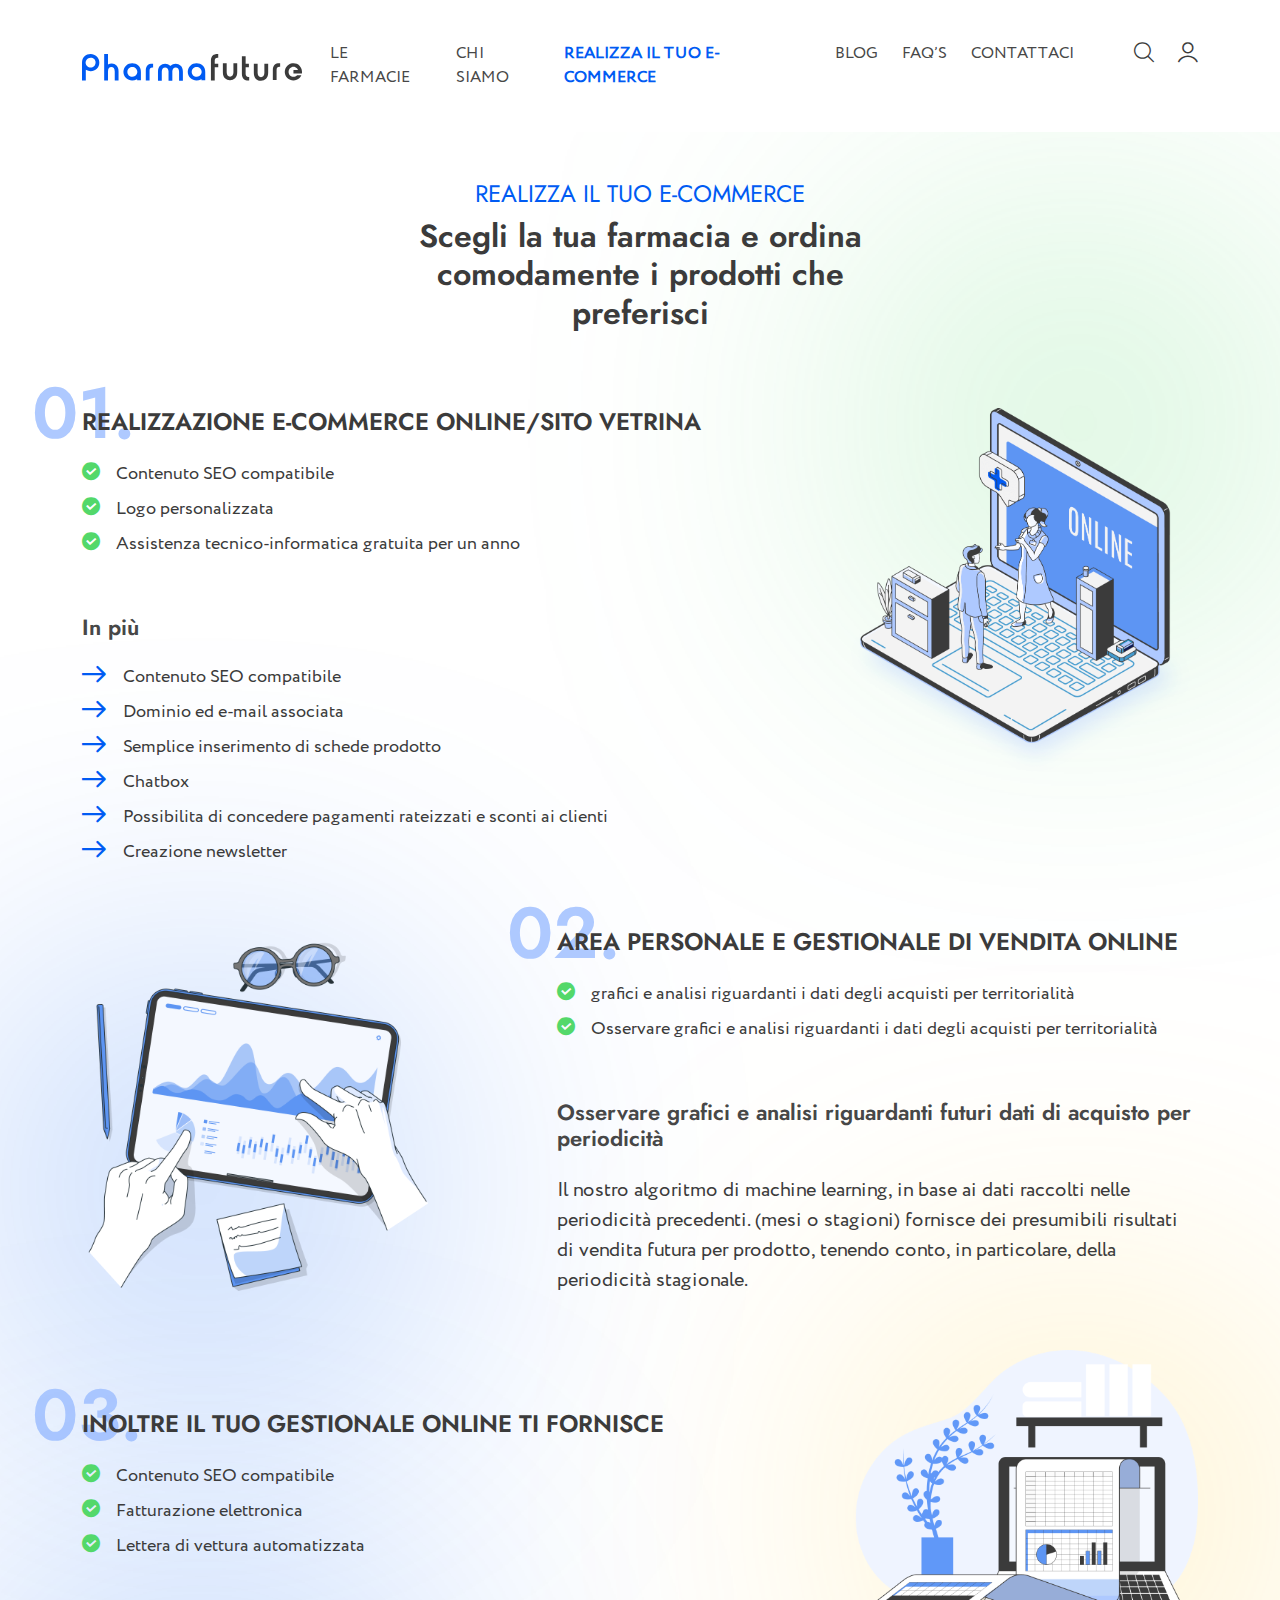
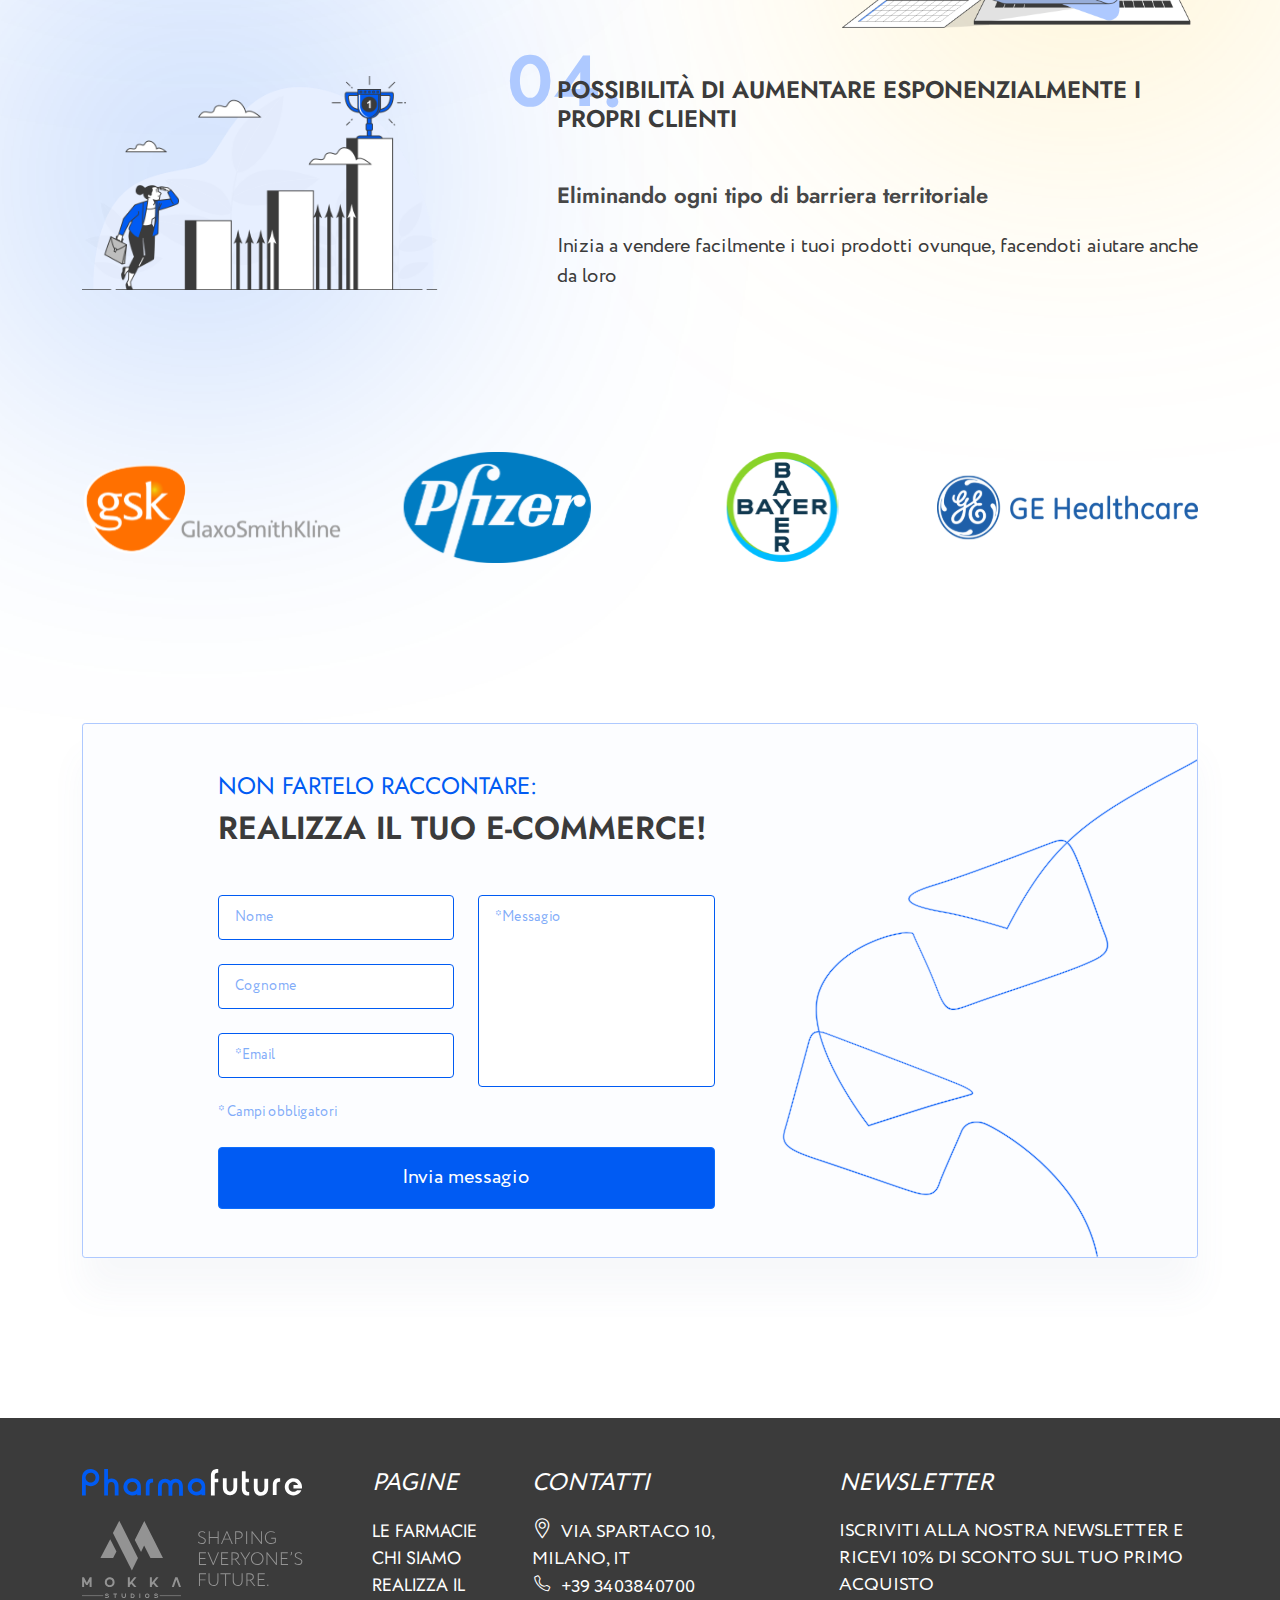
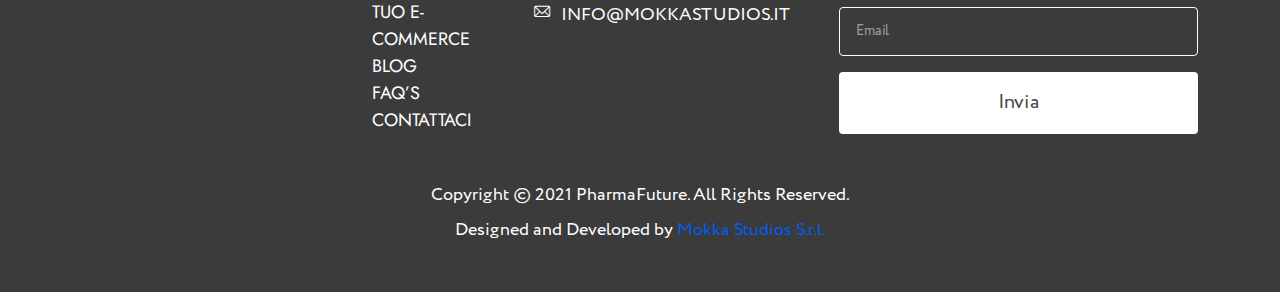
<file: offer.html>
<!DOCTYPE html>
<html lang="en">

<head>
    <meta charset="UTF-8">
    <meta http-equiv="X-UA-Compatible" content="IE=edge">
    <meta name="viewport" content="width=device-width, initial-scale=1.0">
    <title>Pharma Future</title>
    <link rel="stylesheet" href="css/style.css">
</head>

<body>
    <nav class="navbar navbar-expand-xl navbar-light fixed-top">
        <div class="container">
            <a class="navbar-brand d-md-block d-none" href="./index.html">
                <img src="images/logo.svg" class="navbar-brand-img" alt="logo">
            </a>
            <a class="navbar-brand d-md-none d-block" href="./index.html">
                <img src="images/logo-mobile.svg" class="navbar-brand-img" alt="logo">
            </a>
            <a href="#" class="ms-auto d-xl-none d-block">
                <span class="icon-search text-dark font-size-30"></span>
            </a>

            <a href="#" class="mx-4 d-xl-none d-block">
                <span class="icon-navbar-user font-size-30"></span>
            </a>
            <button class="navbar-toggler border-0 collapsed px-0" type="button" data-bs-toggle="collapse" data-bs-target="#navbarCollapse" aria-controls="navbarCollapse" aria-expanded="false" aria-label="Toggle navigation">
                <span class="icon-menu text-dark toggler-collapsed font-size-30"></span>
                <span class="icon-close text-dark toggler-expanded font-size-30"></span>
            </button>
            <div class="navbar-collapse collapse align-self-end" id="navbarCollapse">
                <ul class="navbar-nav">
                    <li class="nav-item">
                        <a class="nav-link text-uppercase" href="pharmacy.html">le farmacie</a>
                    </li>
                    <li class="nav-item">
                        <a class="nav-link text-uppercase" href="about-us.html">Chi siamo</a>
                    </li>
                    <li class="nav-item">
                        <a class="nav-link text-uppercase active" href="offer.html">realizza il tuo e-commerce</a>
                    </li>
                    <li class="nav-item">
                        <a class="nav-link text-uppercase" href="blog.html">Blog</a>
                    </li>
                    <li class="nav-item">
                        <a class="nav-link text-uppercase" href="faq.html">FAQ’S</a>
                    </li>
                    <li class="nav-item">
                        <a class="nav-link text-uppercase" href="contact-us.html">contattaci</a>
                    </li>

                    <a href="#" class="ms-5 d-xl-block d-none">
                        <span class="icon-search text-dark font-size-20"></span>
                    </a>

                    <a href="#" class="ms-4 d-xl-block d-none">
                        <span class="icon-navbar-user font-size-20"></span>
                    </a>
                </ul>

                <div class="d-block d-xl-none text-center mb-3">
                    <a class="d-block mb-3" href="./index.html">
                        <img src="images/logo-mobile.svg" class="navbar-menu-brand-img" alt="logo">
                    </a>

                    <a class="d-block mb-3" href="#">
                        <img src="images/mokka-logo-hero.svg" class="navbar-menu-brand-img" alt="logo">
                    </a>
                </div>
            </div>
        </div>
    </nav>

    <section class="mt-180 pb-160">
        <div class="container">
            <div class="row justify-content-center pb-68">
                <div class="col-lg-6 text-lg-center text-start">
                    <h4 class="mb-2 text-uppercase">realizza il tuo e-commerce</h4>
                    <h2>Scegli la tua farmacia e ordina comodamente i prodotti che preferisci</h2>
                </div>
            </div>

            <div class="row mb-5 position-relative">
                <div class="main-blur success-blur right mx-3 d-lg-block d-none"></div>
                <div class="col-lg-8 align-self-center order-lg-0 order-1">
                    <h4 class="text-dark fw-bold mb-4 text-uppercase text-caption-decoration" data-caption="01.">Realizzazione e-commerce online/sito vetrina</h4>

                    <ul class="offer-list">
                        <li class="pb-2">
                            <span class="icon-check pe-3"></span>Contenuto SEO compatibile
                        </li>
                        <li class="pb-2">
                            <span class="icon-check pe-3"></span>Logo personalizzata
                        </li>
                        <li class="pb-2">
                            <span class="icon-check pe-3"></span>Assistenza tecnico-informatica gratuita per un anno
                        </li>
                    </ul>

                    <h5 class="mt-5 mb-4">In più</h5>
                    <ul class="offer-list">
                        <li class="pb-2">
                            <span class="icon-arrow pe-3"></span>Contenuto SEO compatibile
                        </li>
                        <li class="pb-2">
                            <span class="icon-arrow pe-3"></span>Dominio ed e-mail associata
                        </li>
                        <li class="pb-2">
                            <span class="icon-arrow pe-3"></span>Semplice inserimento di schede prodotto
                        </li>
                        <li class="pb-2">
                            <span class="icon-arrow pe-3"></span>Chatbox
                        </li>
                        <li class="pb-2">
                            <span class="icon-arrow pe-3"></span>Possibilita di concedere pagamenti rateizzati e sconti ai clienti
                        </li>
                        <li class="pb-2">
                            <span class="icon-arrow pe-3"></span>Creazione newsletter
                        </li>
                    </ul>
                </div>
                <div class="col-lg-4 order-lg-1 order-0 mb-lg-0 mb-3">
                    <img src="images/offer-1.png" alt="Realizzazione e-commerce online/sito vetrina" class="w-100">
                </div>
            </div>

            <div class="row mb-5 position-relative">
                <div class="main-blur blue-blur left mx-3 d-lg-block d-none"></div>
                <div class="col-lg-4 mb-lg-0 mb-5">
                    <img src="images/offer-2.png" alt="Area personale e Gestionale di vendita online" class="w-100">
                </div>
                <div class="col-lg-7 offset-lg-1 align-self-center">
                    <h4 class="text-dark fw-bold mb-4 text-uppercase text-caption-decoration" data-caption="02.">Area personale e Gestionale di vendita online</h4>

                    <ul class="offer-list">
                        <li class="pb-2">
                            <span class="icon-check pe-3"></span>grafici e analisi riguardanti i dati degli acquisti per territorialità
                        </li>
                        <li class="pb-2">
                            <span class="icon-check pe-3"></span>Osservare grafici e analisi riguardanti i dati degli acquisti per territorialità
                        </li>
                    </ul>

                    <h5 class="mt-5 mb-4">Osservare grafici e analisi riguardanti futuri dati di acquisto per periodicità</h5>
                    <p>Il nostro algoritmo di machine learning, in base ai dati raccolti nelle periodicità precedenti. (mesi o stagioni) fornisce dei presumibili risultati di vendita futura per prodotto, tenendo conto, in particolare, della periodicità stagionale.</p>
                </div>
            </div>

            <div class="row mb-5 position-relative">
                <div class="main-blur gold-blur right mx-3 d-lg-block d-none"></div>
                <div class="col-lg-7 align-self-center order-lg-0 order-1">
                    <h4 class="text-dark fw-bold mb-4 text-uppercase text-caption-decoration" data-caption="03.">Inoltre il tuo gestionale online ti fornisce</h4>

                    <ul class="offer-list">
                        <li class="pb-2">
                            <span class="icon-check pe-3"></span>Contenuto SEO compatibile
                        </li>
                        <li class="pb-2">
                            <span class="icon-check pe-3"></span>Fatturazione elettronica
                        </li>
                        <li class="pb-2">
                            <span class="icon-check pe-3"></span>Lettera di vettura automatizzata
                        </li>
                    </ul>
                </div>
                <div class="col-lg-4 offset-lg-1 order-lg-1 order-0 mb-lg-0 mb-5">
                    <img src="images/offer-3.png" alt="Inoltre il tuo gestionale online ti fornisce" class="w-100">
                </div>
            </div>

            <div class="row position-relative">
                <div class="main-blur blue-blur left mx-3 d-lg-block d-none"></div>
                <div class="col-lg-4 mb-lg-0 mb-5">
                    <img src="images/offer-4.png" alt="Possibilità di aumentare esponenzialmente i propri clienti" class="w-100">
                </div>
                <div class="col-lg-7 offset-lg-1 align-self-center">
                    <h4 class="text-dark fw-bold mb-4 text-uppercase text-caption-decoration" data-caption="04.">Possibilità di aumentare esponenzialmente i propri clienti</h4>
                    <h5 class="mt-5 mb-4">Eliminando ogni tipo di barriera territoriale</h5>
                    <p>Inizia a vendere facilmente i tuoi prodotti ovunque, facendoti aiutare anche da loro</p>
                </div>
            </div>
        </div>
    </section>

    <section class="pb-160">
        <div class="container">
            <div class="row justify-content-between">
                <div class="col-lg-3 col-6 text-center pb-lg-0 pb-4">
                    <img src="images/partner-1.svg" alt="Realizzazione e-commerce online/sito vetrina" width="100%" height="111">
                </div>
                <div class="col-lg-3 col-6 text-center pb-lg-0 pb-4">
                    <img src="images/partner-2.svg" alt="Area personale e Gestionale di vendita online" width="100%" height="111">
                </div>
                <div class="col-lg-3 col-6 text-center order-lg-0 order-1">
                    <img src="images/partner-3.svg" alt="Possibilità di aumentare esponenzialmente i propri clienti" width="100%" height="111">
                </div>
                <div class="col-lg-3 col-6 text-center order-lg-1 order-0">
                    <img src="images/partner-4.svg" alt="Possibilità di aumentare esponenzialmente i propri clienti" width="100%" height="111">
                </div>
            </div>
        </div>
    </section>

    <section class="pb-160">
        <div class="container">
            <div class="row">
                <div class="col-lg-12">
                    <h4 class="mb-2 text-uppercase d-lg-none d-block">NON FARTELO RACCONTARE:</h4>
                    <h2 class="mb-5 d-lg-none d-block">REALIZZA IL TUO E-COMMERCE!</h2>
                    <div class="bg-white shadow-sm rounded-1 border-primary p-lg-5 py-5 px-3 form-bg">
                        <div class="row">
                            <div class="col-lg-6 offset-lg-1">
                                <h4 class="mb-2 text-uppercase d-lg-block d-none">NON FARTELO RACCONTARE:</h4>
                                <h2 class="mb-5 d-lg-block d-none">REALIZZA IL TUO E-COMMERCE!</h2>

                                <form class="row">
                                    <div class="col-lg-6">
                                        <div class="row">
                                            <div class="col-12 mb-4">
                                                <input type="text" class="form-control" id="inputName" placeholder="Nome">
                                            </div>
                                            <div class="col-12 mb-4">
                                                <input type="text" class="form-control" id="inputLastName" placeholder="Cognome">
                                            </div>
                                            <div class="col-12 mb-4">
                                                <input type="email" class="form-control" id="inputEmail" placeholder="*Email">
                                            </div>
                                        </div>
                                    </div>
                                    <div class="col-lg-6">
                                        <textarea class="form-control" id="textareaMessage" rows="8" placeholder="*Messagio"></textarea>
                                    </div>

                                    <p class="text-primary-opacity font-size-14 mb-4 mt-lg-0 mt-4">* Campi obbligatori</p>
                                    <div class="d-grid">
                                        <button type="submit" class="btn btn-primary">Invia messagio</button>
                                    </div>
                                </form>
                            </div>
                        </div>
                    </div>
                </div>
            </div>
        </div>
    </section>

    <footer class="bg-dark py-5">
        <div class="container">
            <div class="d-flex flex-lg-row flex-column justify-content-between">
                <div class="flex-fill text-lg-start text-center pb-lg-0 pb-5 pe-lg-5 pe-0">
                    <div class="pb-4">
                        <a class="navbar-brand" href="./index.html">
                            <img src="images/logo-footer.svg" class="navbar-brand-img" alt="logo">
                        </a>
                    </div>
                    <div>
                        <a class="navbar-brand" href="#">
                            <img src="images/mokka-logo.svg" class="navbar-brand-img" alt="mokka logo">
                        </a>
                    </div>
                </div>
                <div class="flex-fill pb-lg-0 pb-5 pe-lg-5 pe-0">
                    <p class="text-white font-size-24 text-uppercase fst-italic pb-lg-3 pb-2">Pagine</p>
                    <ul>
                        <li>
                            <a href="pharmacy.html">le farmacie</a>
                        </li>
                        <li>
                            <a href="about-us.html">Chi siamo</a>
                        </li>
                        <li>
                            <a href="offer.html">realizza il tuo e-commerce</a>
                        </li>
                        <li>
                            <a href="blog.html">Blog</a>
                        </li>
                        <li>
                            <a href="faq.html">FAQ’S</a>
                        </li>
                        <li>
                            <a href="contact-us.html">contattaci</a>
                        </li>
                    </ul>
                </div>
                <div class="flex-fill pb-lg-0 pb-5 pe-lg-5 pe-0">
                    <p class="text-white font-size-24 text-uppercase fst-italic pb-lg-3 pb-2">Contatti</p>
                    <p class="text-white text-uppercase"><span class="icon-location font-size-20 pe-2"></span>Via Spartaco 10, Milano, It</p>
                    <p class="text-white text-uppercase"><span class="icon-phone font-size-20 pe-2"></span>+39 3403840700</p>
                    <p class="text-white text-uppercase"><span class="icon-email font-size-20 pe-2"></span>info@mokkastudios.it</p>
                </div>
                <div class="flex-fill">
                    <p class="text-white font-size-24 text-uppercase fst-italic pb-lg-3 pb-2">Newsletter</p>
                    <p class="text-white text-uppercase pb-2">Iscriviti alla nostra newsletter e ricevi 10% di sconto sul tuo primo acquisto</p>
                    <form>
                        <div class="mb-3">
                            <input type="email" class="form-control" id="inputEmail" placeholder="Email">
                        </div>
                        <div class="d-grid">
                            <button type="submit" class="btn btn-white">Invia</button>
                        </div>
                    </form>
                </div>
            </div>
            <div class="row justify-content-center pt-5">
                <div class="col-lg-5 text-center">
                    <p class="text-white pb-2">Copyright © 2021 PharmaFuture. All Rights Reserved.</p>
                    <p class="text-white">Designed and Developed by <span class="text-primary">Mokka Studios S.r.l.</span></p>
                </div>
            </div>
        </div>
    </footer>

    <script src="js/jquery-1.12.4.js"></script>
    <script src="js/bootstrap.bundle.min.js"></script>
    <script src="js/bootstrap-select.min.js"></script>
</body>

</html>
</file>
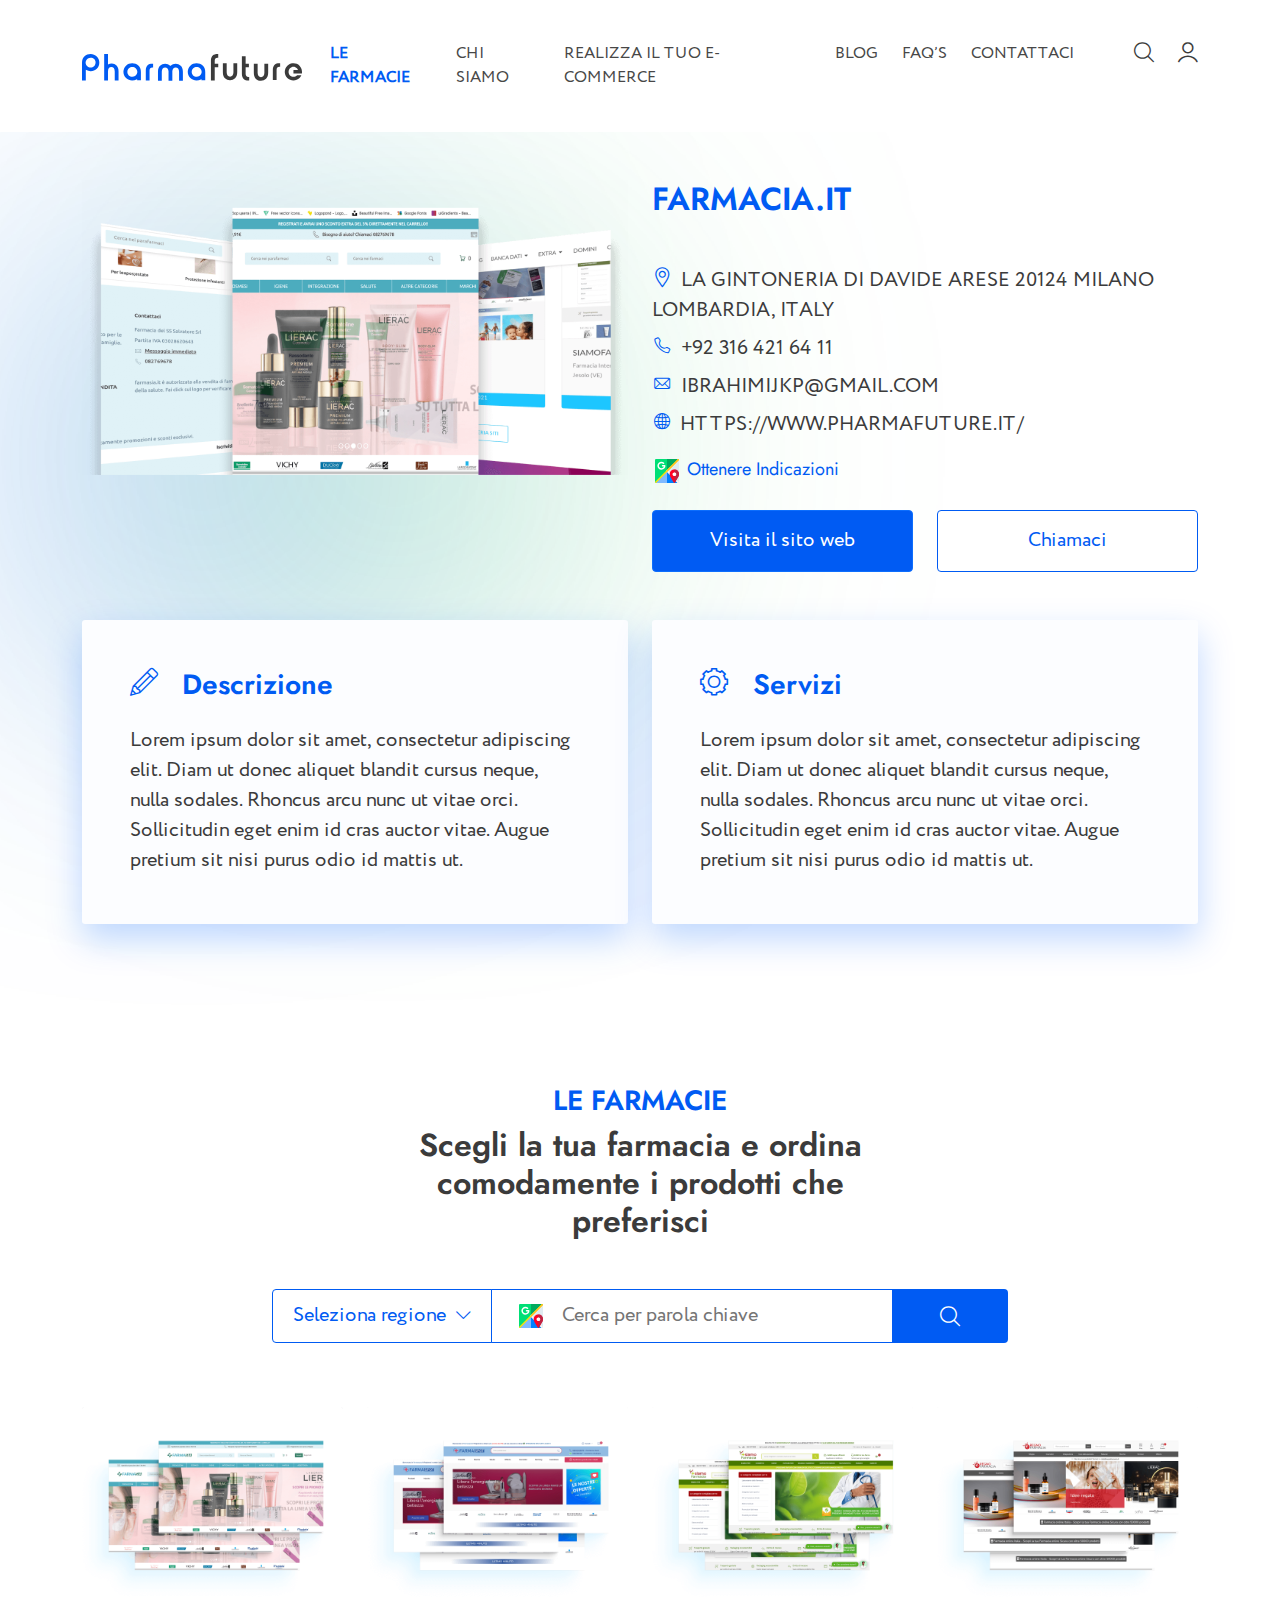
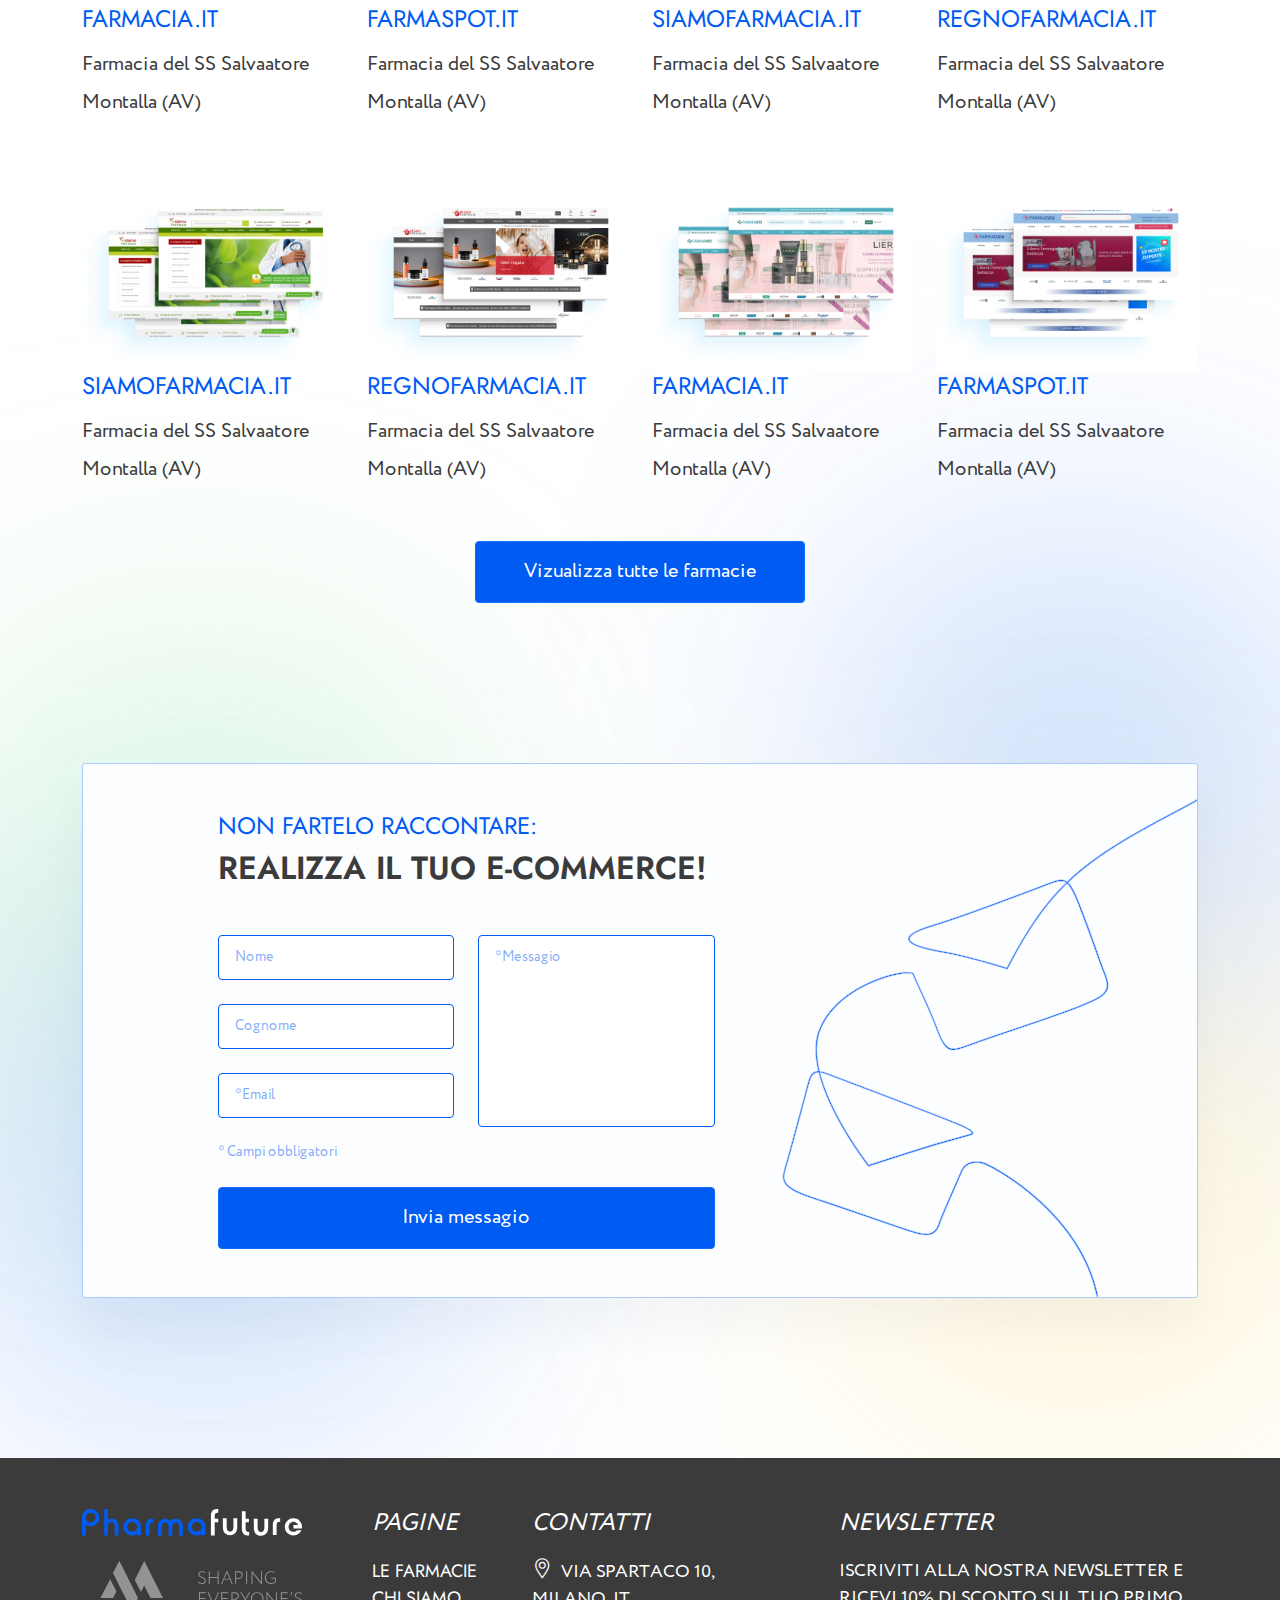
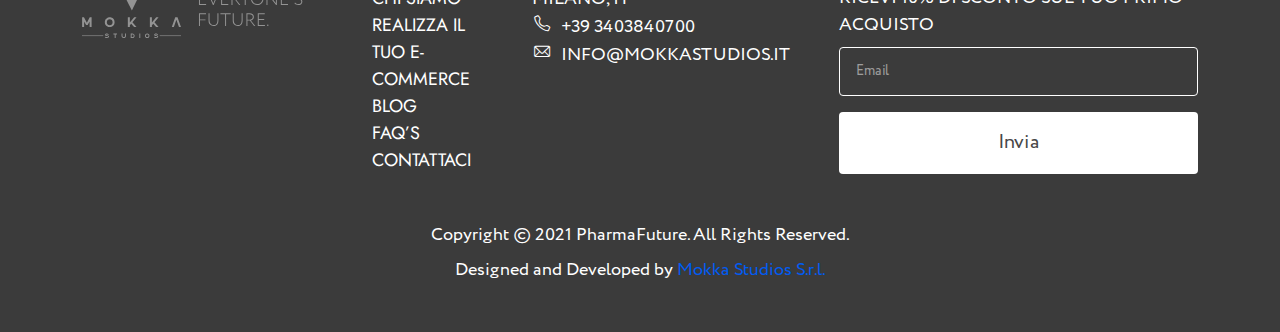
<file: pharmacy.html>
<!DOCTYPE html>
<html lang="en">

<head>
    <meta charset="UTF-8">
    <meta http-equiv="X-UA-Compatible" content="IE=edge">
    <meta name="viewport" content="width=device-width, initial-scale=1.0">
    <title>Pharma Future</title>
    <link rel="stylesheet" href="css/style.css">
</head>

<body>
    <nav class="navbar navbar-expand-xl navbar-light fixed-top">
        <div class="container">
            <a class="navbar-brand d-md-block d-none" href="./index.html">
                <img src="images/logo.svg" class="navbar-brand-img" alt="logo">
            </a>
            <a class="navbar-brand d-md-none d-block" href="./index.html">
                <img src="images/logo-mobile.svg" class="navbar-brand-img" alt="logo">
            </a>
            <a href="#" class="ms-auto d-xl-none d-block">
                <span class="icon-search text-dark font-size-30"></span>
            </a>

            <a href="#" class="mx-4 d-xl-none d-block">
                <span class="icon-navbar-user font-size-30"></span>
            </a>
            <button class="navbar-toggler border-0 collapsed px-0" type="button" data-bs-toggle="collapse" data-bs-target="#navbarCollapse" aria-controls="navbarCollapse" aria-expanded="false" aria-label="Toggle navigation">
                <span class="icon-menu text-dark toggler-collapsed font-size-30"></span>
                <span class="icon-close text-dark toggler-expanded font-size-30"></span>
            </button>
            <div class="navbar-collapse collapse align-self-end" id="navbarCollapse">
                <ul class="navbar-nav">
                    <li class="nav-item">
                        <a class="nav-link text-uppercase active" href="pharmacy.html">le farmacie</a>
                    </li>
                    <li class="nav-item">
                        <a class="nav-link text-uppercase" href="about-us.html">Chi siamo</a>
                    </li>
                    <li class="nav-item">
                        <a class="nav-link text-uppercase" href="offer.html">realizza il tuo e-commerce</a>
                    </li>
                    <li class="nav-item">
                        <a class="nav-link text-uppercase" href="blog.html">Blog</a>
                    </li>
                    <li class="nav-item">
                        <a class="nav-link text-uppercase" href="faq.html">FAQ’S</a>
                    </li>
                    <li class="nav-item">
                        <a class="nav-link text-uppercase" href="contact-us.html">contattaci</a>
                    </li>

                    <a href="#" class="ms-5 d-xl-block d-none">
                        <span class="icon-search text-dark font-size-20"></span>
                    </a>

                    <a href="#" class="ms-4 d-xl-block d-none">
                        <span class="icon-navbar-user font-size-20"></span>
                    </a>
                </ul>

                <div class="d-block d-xl-none text-center mb-3">
                    <a class="d-block mb-3" href="./index.html">
                        <img src="images/logo-mobile.svg" class="navbar-menu-brand-img" alt="logo">
                    </a>

                    <a class="d-block mb-3" href="#">
                        <img src="images/mokka-logo-hero.svg" class="navbar-menu-brand-img" alt="logo">
                    </a>
                </div>
            </div>
        </div>
    </nav>

    <section class="mt-180 pb-160">
        <div class="container">
            <div class="row position-relative mb-5">
                <div class="main-blur blue-blur left mx-3"></div>
                <div class="main-blur success-blur center mx-3"></div>
                <div class="col-lg-6 mb-lg-0 mb-5">
                    <img src="images/pharmacy-picture.png" alt="FARMACIA.IT" class="w-100">
                </div>
                <div class="col-lg-6">
                    <h2 class="text-primary mb-lg-5 mb-3 text-uppercase">FARMACIA.IT</h2>
                    <p class="text-dark text-uppercase pb-2"><span class="icon-location text-primary font-size-20 pe-2"></span>La Gintoneria di Davide Arese 20124 Milano Lombardia, Italy</p>
                    <p class="text-dark text-uppercase pb-2"><span class="icon-phone text-primary font-size-20 pe-2"></span>+92 316 421 64 11</p>
                    <p class="text-dark text-uppercase pb-2"><span class="icon-email text-primary font-size-20 pe-2"></span>ibrahimijkp@gmail.com</p>
                    <p class="text-dark text-uppercase pb-3"><span class="icon-world-wide-web text-primary font-size-20 pe-2"></span>https://www.pharmafuture.it/</p>

                    <a href="#" class="text-primary font-size-18">
                        <span><img src="images/google-map.svg" alt="google map"></span> Ottenere Indicazioni</a>

                    <div class="row justify-content-center mt-4">
                        <div class="col-lg-6 text-end d-grid mb-lg-0 mb-4">
                            <a href="#" class="btn btn-primary">Visita il sito web</a>
                        </div>
                        <div class="col-lg-6 text-start d-grid">
                            <a href="#" class="btn btn-outline-primary">Chiamaci</a>
                        </div>
                    </div>
                </div>
            </div>

            <div class="row position-relative">
                <div class="col-lg-6 pb-lg-0 pb-4">
                    <div class="bg-white shadow rounded-1 p-lg-5 p-3">
                        <h3 class="fw-bold mb-lg-4 mb-3"><span class="icon-edit pe-4"></span>Descrizione</h3>
                        <p>Lorem ipsum dolor sit amet, consectetur adipiscing elit. Diam ut donec aliquet blandit cursus neque, nulla sodales. Rhoncus arcu nunc ut vitae orci. Sollicitudin eget enim id cras auctor vitae. Augue pretium sit nisi purus odio
                            id mattis ut.</p>
                    </div>
                </div>
                <div class="col-lg-6">
                    <div class="bg-white shadow rounded-1 p-lg-5 p-3">
                        <h3 class="fw-bold mb-lg-4 mb-3"><span class="icon-settings pe-4"></span>Servizi</h3>
                        <p>Lorem ipsum dolor sit amet, consectetur adipiscing elit. Diam ut donec aliquet blandit cursus neque, nulla sodales. Rhoncus arcu nunc ut vitae orci. Sollicitudin eget enim id cras auctor vitae. Augue pretium sit nisi purus odio
                            id mattis ut.</p>
                    </div>
                </div>
            </div>
        </div>
    </section>

    <section class="pb-160">
        <div class="container">
            <div class="row justify-content-center">
                <div class="col-lg-6 text-lg-center text-start">
                    <h3 class="mb-2 text-uppercase">Le farmacie</h3>
                    <h2 class="mb-5">Scegli la tua farmacia e ordina comodamente i prodotti che preferisci</h2>
                </div>
            </div>
            <div class="row justify-content-center mb-5">
                <div class="col-lg-8 text-center">
                    <div class="input-group d-md-flex d-block search-input mb-3">
                        <select class="selectpicker d-inline">
                                <option value="0">Seleziona regione</option>
                                <option value="1">First regione</option> 
                                <option value="2">Second regione</option>
                                <option value="3">Third regione</option>
                                <option value="4">Fourth regione</option>
                                <option value="5">Fifth regione</option>
                          </select>
                        <div class="d-flex flex-grow-1">
                            <span class="input-group-text bg-transparent border-blue border-right-none rounded-md-0 ps-lg-4 ps-2 pe-0">
                                <img src="images/google-map.svg" alt="google map">
                            </span>
                            <input type="text" class="form-control border-left-none" aria-label="Amount (to the nearest dollar)" placeholder="Cerca per parola chiave">
                        </div>

                        <span class="input-group-text justify-content-center rounded-md-1">
                            <span class="icon-search text-white font-size-20 d-md-block d-none"></span>
                        <p class="d-md-none d-block text-white font-size-16">Search</p>
                        </span>
                    </div>
                </div>
            </div>
            <div class="row">
                <div class="col-lg-3 col-6 mb-lg-5 mb-4">
                    <div class="details-block">
                        <a href="pharmacy.html">
                            <img src="images/1-picture.png" alt="FARMACIA.IT" class="w-100">
                        </a>
                        <div class="details-link">
                            <a href="pharmacy.html" class="btn btn-outline-light">vai al sito<span class="icon-long-arrow-right font-size-10 ps-3"></span></a>
                        </div>
                    </div>

                    <h4 class="mb-3">FARMACIA.IT</h4>
                    <p class="mb-2">Farmacia del SS Salvaatore</p>
                    <p class="mb-2">Montalla (AV)</p>
                </div>

                <div class="col-lg-3 col-6 mb-lg-5 mb-4">
                    <div class="details-block">
                        <a href="pharmacy.html">
                            <img src="images/2-picture.png" alt="FARMASPOT.IT" class="w-100">
                        </a>
                        <div class="details-link">
                            <a href="pharmacy.html" class="btn btn-outline-light">vai al sito<span class="icon-long-arrow-right font-size-10 ps-3"></span></a>
                        </div>
                    </div>

                    <h4 class="mb-3">FARMASPOT.IT</h4>
                    <p class="mb-2">Farmacia del SS Salvaatore</p>
                    <p class="mb-2">Montalla (AV)</p>
                </div>
                <div class="col-lg-3 col-6 mb-lg-5 mb-4">
                    <div class="details-block">
                        <a href="pharmacy.html">
                            <img src="images/3-picture.png" alt="SIAMOFARMACIA.IT" class="w-100">
                        </a>
                        <div class="details-link">
                            <a href="pharmacy.html" class="btn btn-outline-light">vai al sito<span class="icon-long-arrow-right font-size-10 ps-3"></span></a>
                        </div>
                    </div>

                    <h4 class="mb-3">SIAMOFARMACIA.IT</h4>
                    <p class="mb-2">Farmacia del SS Salvaatore</p>
                    <p class="mb-2">Montalla (AV)</p>
                </div>
                <div class="col-lg-3 col-6 mb-lg-5 mb-4">
                    <div class="details-block">
                        <a href="pharmacy.html">
                            <img src="images/4-picture.png" alt="REGNOFARMACIA.IT" class="w-100">
                        </a>
                        <div class="details-link">
                            <a href="pharmacy.html" class="btn btn-outline-light">vai al sito<span class="icon-long-arrow-right font-size-10 ps-3"></span></a>
                        </div>
                    </div>

                    <h4 class="mb-3">REGNOFARMACIA.IT</h4>
                    <p class="mb-2">Farmacia del SS Salvaatore</p>
                    <p class="mb-2">Montalla (AV)</p>
                </div>

                <div class="col-lg-3 col-6 mb-lg-0 mb-4">
                    <div class="details-block">
                        <a href="pharmacy.html">
                            <img src="images/3-picture.png" alt="SIAMOFARMACIA.IT" class="w-100">
                        </a>
                        <div class="details-link">
                            <a href="pharmacy.html" class="btn btn-outline-light">vai al sito<span class="icon-long-arrow-right font-size-10 ps-3"></span></a>
                        </div>
                    </div>

                    <h4 class="mb-3">SIAMOFARMACIA.IT</h4>
                    <p class="mb-2">Farmacia del SS Salvaatore</p>
                    <p class="mb-2">Montalla (AV)</p>
                </div>
                <div class="col-lg-3 col-6 mb-lg-0 mb-4">
                    <div class="details-block">
                        <a href="pharmacy.html">
                            <img src="images/4-picture.png" alt="REGNOFARMACIA.IT" class="w-100">
                        </a>
                        <div class="details-link">
                            <a href="pharmacy.html" class="btn btn-outline-light">vai al sito<span class="icon-long-arrow-right font-size-10 ps-3"></span></a>
                        </div>
                    </div>

                    <h4 class="mb-3">REGNOFARMACIA.IT</h4>
                    <p class="mb-2">Farmacia del SS Salvaatore</p>
                    <p class="mb-2">Montalla (AV)</p>
                </div>
                <div class="col-lg-3 col-6 mb-lg-0 mb-4">
                    <div class="details-block">
                        <a href="pharmacy.html">
                            <img src="images/1-picture.png" alt="FARMACIA.IT" class="w-100">
                        </a>
                        <div class="details-link">
                            <a href="pharmacy.html" class="btn btn-outline-light">vai al sito<span class="icon-long-arrow-right font-size-10 ps-3"></span></a>
                        </div>
                    </div>

                    <h4 class="mb-3">FARMACIA.IT</h4>
                    <p class="mb-2">Farmacia del SS Salvaatore</p>
                    <p class="mb-2">Montalla (AV)</p>
                </div>
                <div class="col-lg-3 col-6 mb-lg-0 mb-4">
                    <div class="details-block">
                        <a href="pharmacy.html">
                            <img src="images/2-picture.png" alt="FARMASPOT.IT" class="w-100">
                        </a>
                        <div class="details-link">
                            <a href="pharmacy.html" class="btn btn-outline-light">vai al sito<span class="icon-long-arrow-right font-size-10 ps-3"></span></a>
                        </div>
                    </div>

                    <h4 class="mb-3">FARMASPOT.IT</h4>
                    <p class="mb-2">Farmacia del SS Salvaatore</p>
                    <p class="mb-2">Montalla (AV)</p>
                </div>
            </div>

            <div class="row justify-content-center">
                <div class="col-lg-4 text-center pt-5">
                    <a href="#" class="btn btn-primary">Vizualizza tutte le farmacie</a>
                </div>
            </div>
        </div>
    </section>

    <section class="pb-160">
        <div class="container">
            <div class="row position-relative">
                <div class="main-blur blue-blur right mx-3"></div>
                <div class="main-blur success-blur left mx-3"></div>
                <div class="col-lg-12">
                    <h4 class="mb-2 text-uppercase d-lg-none d-block">NON FARTELO RACCONTARE:</h4>
                    <h2 class="mb-5 d-lg-none d-block">REALIZZA IL TUO E-COMMERCE!</h2>
                    <div class="bg-white shadow-sm rounded-1 border-primary p-lg-5 py-5 px-3 form-bg">
                        <div class="row">
                            <div class="col-lg-6 offset-lg-1">
                                <h4 class="mb-2 text-uppercase d-lg-block d-none">NON FARTELO RACCONTARE:</h4>
                                <h2 class="mb-5 d-lg-block d-none">REALIZZA IL TUO E-COMMERCE!</h2>

                                <form class="row">
                                    <div class="col-lg-6">
                                        <div class="row">
                                            <div class="col-12 mb-4">
                                                <input type="text" class="form-control" id="inputName" placeholder="Nome">
                                            </div>
                                            <div class="col-12 mb-4">
                                                <input type="text" class="form-control" id="inputLastName" placeholder="Cognome">
                                            </div>
                                            <div class="col-12 mb-4">
                                                <input type="email" class="form-control" id="inputEmail" placeholder="*Email">
                                            </div>
                                        </div>
                                    </div>
                                    <div class="col-lg-6">
                                        <textarea class="form-control" id="textareaMessage" rows="8" placeholder="*Messagio"></textarea>
                                    </div>

                                    <p class="text-primary-opacity font-size-14 mb-4 mt-lg-0 mt-4">* Campi obbligatori</p>
                                    <div class="d-grid">
                                        <button type="submit" class="btn btn-primary">Invia messagio</button>
                                    </div>
                                </form>
                            </div>
                        </div>
                    </div>
                </div>
                <div class="main-blur blue-blur left mx-3"></div>
                <div class="main-blur gold-blur right mx-3"></div>
            </div>
        </div>
    </section>

    <footer class="bg-dark py-5">
        <div class="container">
            <div class="d-flex flex-lg-row flex-column justify-content-between">
                <div class="flex-fill text-lg-start text-center pb-lg-0 pb-5 pe-lg-5 pe-0">
                    <div class="pb-4">
                        <a class="navbar-brand" href="./index.html">
                            <img src="images/logo-footer.svg" class="navbar-brand-img" alt="logo">
                        </a>
                    </div>
                    <div>
                        <a class="navbar-brand" href="#">
                            <img src="images/mokka-logo.svg" class="navbar-brand-img" alt="mokka logo">
                        </a>
                    </div>
                </div>
                <div class="flex-fill pb-lg-0 pb-5 pe-lg-5 pe-0">
                    <p class="text-white font-size-24 text-uppercase fst-italic pb-lg-3 pb-2">Pagine</p>
                    <ul>
                        <li>
                            <a href="pharmacy.html">le farmacie</a>
                        </li>
                        <li>
                            <a href="about-us.html">Chi siamo</a>
                        </li>
                        <li>
                            <a href="offer.html">realizza il tuo e-commerce</a>
                        </li>
                        <li>
                            <a href="blog.html">Blog</a>
                        </li>
                        <li>
                            <a href="faq.html">FAQ’S</a>
                        </li>
                        <li>
                            <a href="contact-us.html">contattaci</a>
                        </li>
                    </ul>
                </div>
                <div class="flex-fill pb-lg-0 pb-5 pe-lg-5 pe-0">
                    <p class="text-white font-size-24 text-uppercase fst-italic pb-lg-3 pb-2">Contatti</p>
                    <p class="text-white text-uppercase"><span class="icon-location font-size-20 pe-2"></span>Via Spartaco 10, Milano, It</p>
                    <p class="text-white text-uppercase"><span class="icon-phone font-size-20 pe-2"></span>+39 3403840700</p>
                    <p class="text-white text-uppercase"><span class="icon-email font-size-20 pe-2"></span>info@mokkastudios.it</p>
                </div>
                <div class="flex-fill">
                    <p class="text-white font-size-24 text-uppercase fst-italic pb-lg-3 pb-2">Newsletter</p>
                    <p class="text-white text-uppercase pb-2">Iscriviti alla nostra newsletter e ricevi 10% di sconto sul tuo primo acquisto</p>
                    <form>
                        <div class="mb-3">
                            <input type="email" class="form-control" id="inputEmail" placeholder="Email">
                        </div>
                        <div class="d-grid">
                            <button type="submit" class="btn btn-white">Invia</button>
                        </div>
                    </form>
                </div>
            </div>
            <div class="row justify-content-center pt-5">
                <div class="col-lg-5 text-center">
                    <p class="text-white pb-2">Copyright © 2021 PharmaFuture. All Rights Reserved.</p>
                    <p class="text-white">Designed and Developed by <span class="text-primary">Mokka Studios S.r.l.</span></p>
                </div>
            </div>
        </div>
    </footer>

    <script src="js/jquery-1.12.4.js"></script>
    <script src="js/bootstrap.bundle.min.js"></script>
    <script src="js/bootstrap-select.min.js"></script>
</body>

</html>
</file>
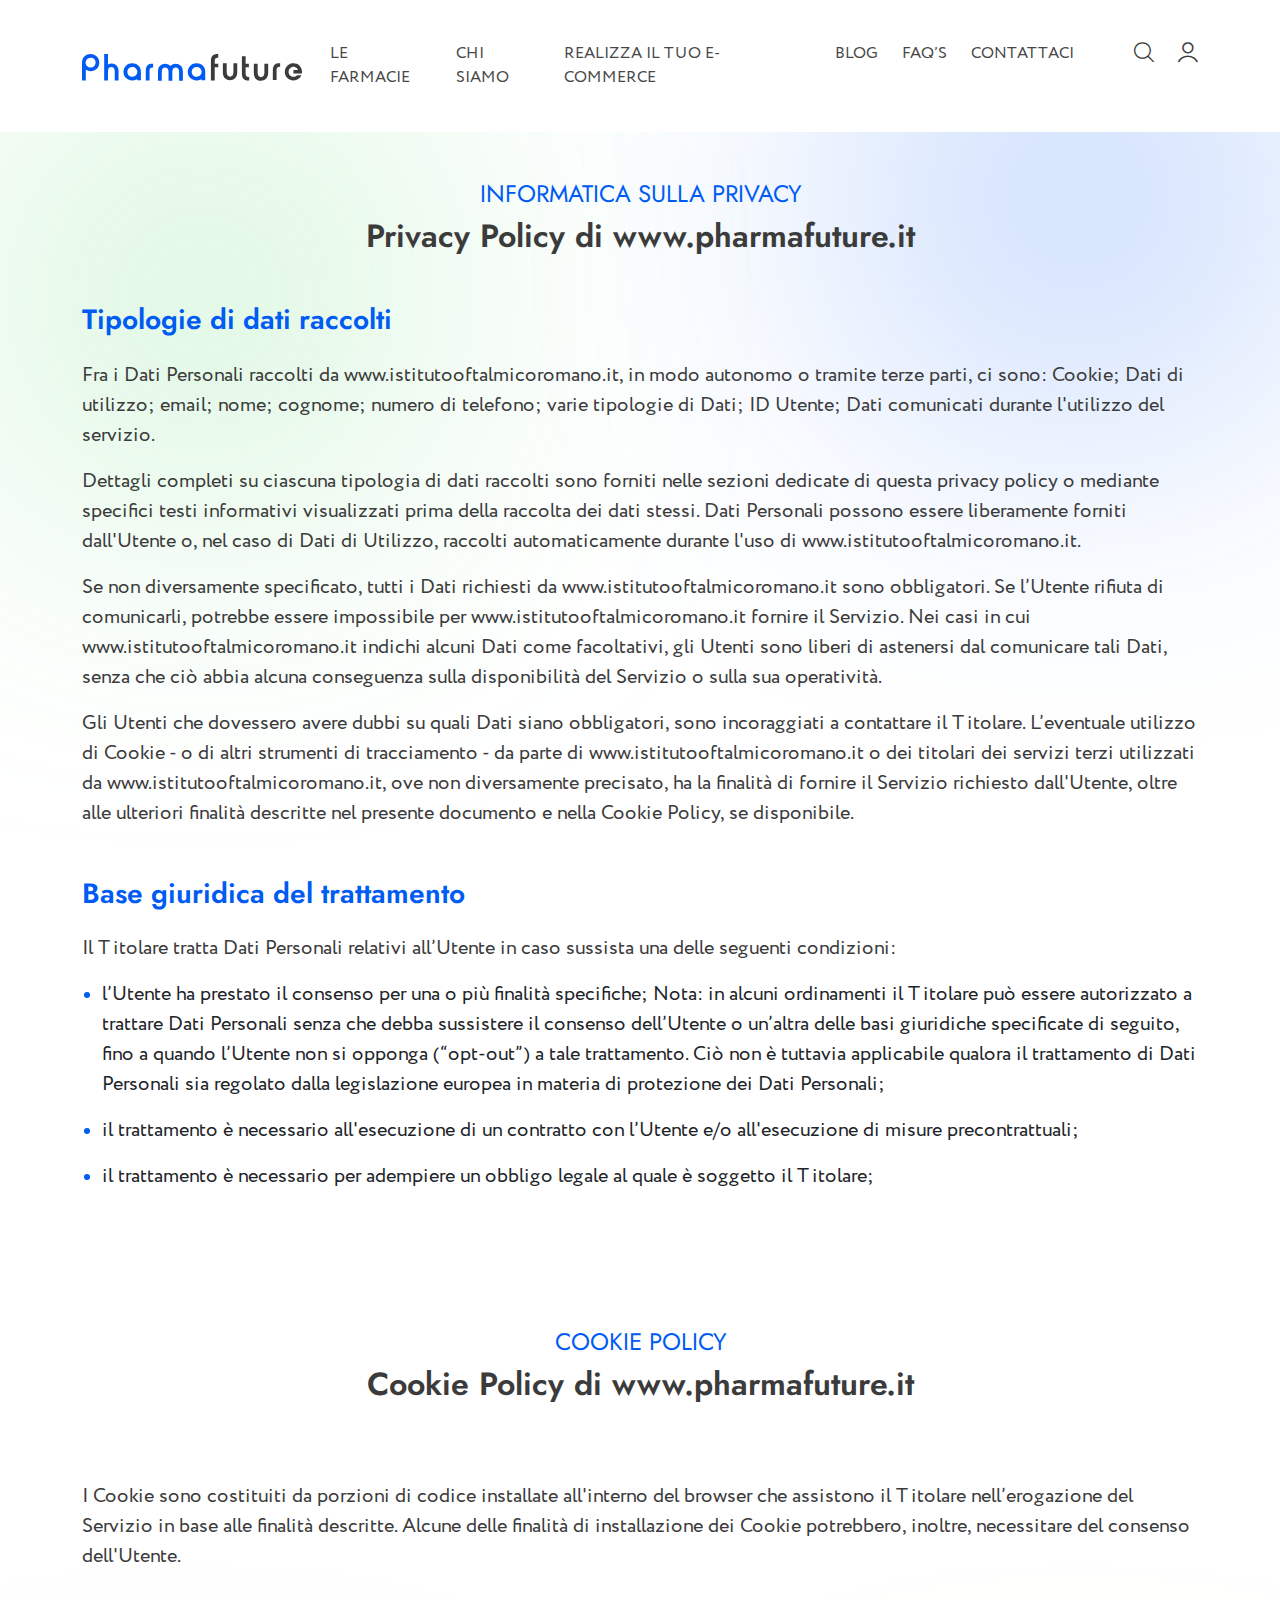
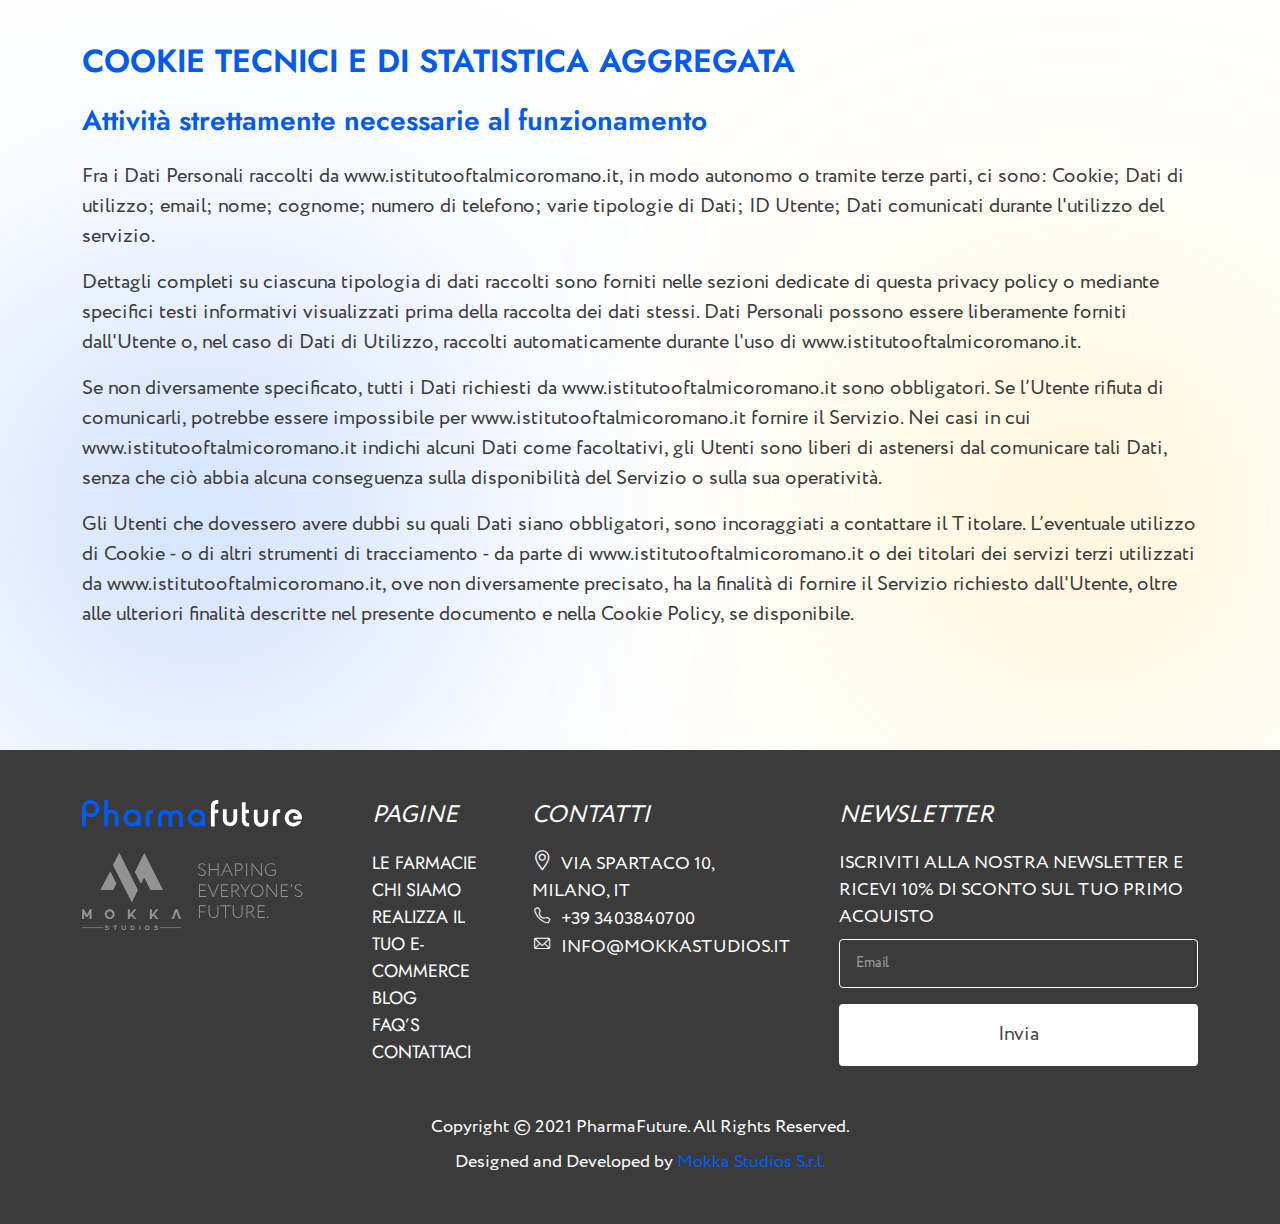
<file: privacy.html>
<!DOCTYPE html>
<html lang="en">

<head>
    <meta charset="UTF-8">
    <meta http-equiv="X-UA-Compatible" content="IE=edge">
    <meta name="viewport" content="width=device-width, initial-scale=1.0">
    <title>Pharma Future</title>
    <link rel="stylesheet" href="css/style.css">
</head>

<body>
    <nav class="navbar navbar-expand-xl navbar-light fixed-top">
        <div class="container">
            <a class="navbar-brand d-md-block d-none" href="./index.html">
                <img src="images/logo.svg" class="navbar-brand-img" alt="logo">
            </a>
            <a class="navbar-brand d-md-none d-block" href="./index.html">
                <img src="images/logo-mobile.svg" class="navbar-brand-img" alt="logo">
            </a>
            <a href="#" class="ms-auto d-xl-none d-block">
                <span class="icon-search text-dark font-size-30"></span>
            </a>

            <a href="#" class="mx-4 d-xl-none d-block">
                <span class="icon-navbar-user font-size-30"></span>
            </a>
            <button class="navbar-toggler border-0 collapsed px-0" type="button" data-bs-toggle="collapse" data-bs-target="#navbarCollapse" aria-controls="navbarCollapse" aria-expanded="false" aria-label="Toggle navigation">
                <span class="icon-menu text-dark toggler-collapsed font-size-30"></span>
                <span class="icon-close text-dark toggler-expanded font-size-30"></span>
            </button>
            <div class="navbar-collapse collapse align-self-end" id="navbarCollapse">
                <ul class="navbar-nav">
                    <li class="nav-item">
                        <a class="nav-link text-uppercase" href="pharmacy.html">le farmacie</a>
                    </li>
                    <li class="nav-item">
                        <a class="nav-link text-uppercase" href="about-us.html">Chi siamo</a>
                    </li>
                    <li class="nav-item">
                        <a class="nav-link text-uppercase" href="offer.html">realizza il tuo e-commerce</a>
                    </li>
                    <li class="nav-item">
                        <a class="nav-link text-uppercase" href="blog.html">Blog</a>
                    </li>
                    <li class="nav-item">
                        <a class="nav-link text-uppercase" href="faq.html">FAQ’S</a>
                    </li>
                    <li class="nav-item">
                        <a class="nav-link text-uppercase" href="contact-us.html">contattaci</a>
                    </li>

                    <a href="#" class="ms-5 d-xl-block d-none">
                        <span class="icon-search text-dark font-size-20"></span>
                    </a>

                    <a href="#" class="ms-4 d-xl-block d-none">
                        <span class="icon-navbar-user font-size-20"></span>
                    </a>
                </ul>

                <div class="d-block d-xl-none text-center mb-3">
                    <a class="d-block mb-3" href="./index.html">
                        <img src="images/logo-mobile.svg" class="navbar-menu-brand-img" alt="logo">
                    </a>

                    <a class="d-block mb-3" href="#">
                        <img src="images/mokka-logo-hero.svg" class="navbar-menu-brand-img" alt="logo">
                    </a>
                </div>
            </div>
        </div>
    </nav>

    <section class="mt-180 pb-120">
        <div class="container">
            <div class="row position-relative">
                <div class="main-blur blue-blur right mx-3 d-lg-block d-none"></div>
                <div class="main-blur success-blur left mx-3 d-lg-block d-none"></div>
                <div class="main-blur blue-blur left mx-3 d-lg-block d-none"></div>
                <div class="main-blur gold-blur right mx-3 d-lg-block d-none"></div>

                <div class="col-lg-12 text-lg-center text-start">
                    <h4 class="mb-2 text-uppercase">INFORMATICA SULLA PRIVACY</h4>
                    <h2 class="mb-5">Privacy Policy di www.pharmafuture.it</h2>
                </div>

                <div class="col-lg-12 pb-120">
                    <h3 class="mb-4">Tipologie di dati raccolti</h3>
                    <p class="pb-3">Fra i Dati Personali raccolti da www.istitutooftalmicoromano.it, in modo autonomo o tramite terze parti, ci sono: Cookie; Dati di utilizzo; email; nome; cognome; numero di telefono; varie tipologie di Dati; ID Utente; Dati comunicati
                        durante l'utilizzo del servizio.</p>
                    <p class="pb-3">Dettagli completi su ciascuna tipologia di dati raccolti sono forniti nelle sezioni dedicate di questa privacy policy o mediante specifici testi informativi visualizzati prima della raccolta dei dati stessi. Dati Personali possono
                        essere liberamente forniti dall'Utente o, nel caso di Dati di Utilizzo, raccolti automaticamente durante l'uso di www.istitutooftalmicoromano.it.</p>
                    <p class="pb-3">Se non diversamente specificato, tutti i Dati richiesti da www.istitutooftalmicoromano.it sono obbligatori. Se l’Utente rifiuta di comunicarli, potrebbe essere impossibile per www.istitutooftalmicoromano.it fornire il Servizio. Nei
                        casi in cui www.istitutooftalmicoromano.it indichi alcuni Dati come facoltativi, gli Utenti sono liberi di astenersi dal comunicare tali Dati, senza che ciò abbia alcuna conseguenza sulla disponibilità del Servizio o sulla sua
                        operatività.
                    </p>
                    <p class="pb-5">Gli Utenti che dovessero avere dubbi su quali Dati siano obbligatori, sono incoraggiati a contattare il Titolare. L’eventuale utilizzo di Cookie - o di altri strumenti di tracciamento - da parte di www.istitutooftalmicoromano.it o
                        dei titolari dei servizi terzi utilizzati da www.istitutooftalmicoromano.it, ove non diversamente precisato, ha la finalità di fornire il Servizio richiesto dall'Utente, oltre alle ulteriori finalità descritte nel presente documento
                        e nella Cookie Policy, se disponibile.</p>

                    <h3 class="mb-4">Base giuridica del trattamento</h3>
                    <p class="pb-3">Il Titolare tratta Dati Personali relativi all’Utente in caso sussista una delle seguenti condizioni:</p>
                    <ul class="privacy-list">
                        <li class="pb-3">l’Utente ha prestato il consenso per una o più finalità specifiche; Nota: in alcuni ordinamenti il Titolare può essere autorizzato a trattare Dati Personali senza che debba sussistere il consenso dell’Utente o un’altra delle basi
                            giuridiche specificate di seguito, fino a quando l’Utente non si opponga (“opt-out”) a tale trattamento. Ciò non è tuttavia applicabile qualora il trattamento di Dati Personali sia regolato dalla legislazione europea in materia
                            di protezione dei Dati Personali;</li>
                        <li class="pb-3">il trattamento è necessario all'esecuzione di un contratto con l’Utente e/o all'esecuzione di misure precontrattuali;</li>
                        <li>il trattamento è necessario per adempiere un obbligo legale al quale è soggetto il Titolare;</li>
                    </ul>
                </div>

                <div class="col-lg-12 text-lg-center text-start pb-70">
                    <h4 class="mb-2 text-uppercase">COOKIE POLICY</h4>
                    <h2>Cookie Policy di www.pharmafuture.it</h2>
                </div>

                <div class="col-lg-12">
                    <p class="pb-70">I Cookie sono costituiti da porzioni di codice installate all'interno del browser che assistono il Titolare nell’erogazione del Servizio in base alle finalità descritte. Alcune delle finalità di installazione dei Cookie potrebbero,
                        inoltre, necessitare del consenso dell'Utente.</p>
                    <h2 class="text-primary mb-4">COOKIE TECNICI E DI STATISTICA AGGREGATA</h2>
                    <h3 class="mb-4">Attività strettamente necessarie al funzionamento</h3>

                    <p class="pb-3">Fra i Dati Personali raccolti da www.istitutooftalmicoromano.it, in modo autonomo o tramite terze parti, ci sono: Cookie; Dati di utilizzo; email; nome; cognome; numero di telefono; varie tipologie di Dati; ID Utente; Dati comunicati
                        durante l'utilizzo del servizio.</p>
                    <p class="pb-3">Dettagli completi su ciascuna tipologia di dati raccolti sono forniti nelle sezioni dedicate di questa privacy policy o mediante specifici testi informativi visualizzati prima della raccolta dei dati stessi. Dati Personali possono
                        essere liberamente forniti dall'Utente o, nel caso di Dati di Utilizzo, raccolti automaticamente durante l'uso di www.istitutooftalmicoromano.it.</p>
                    <p class="pb-3">Se non diversamente specificato, tutti i Dati richiesti da www.istitutooftalmicoromano.it sono obbligatori. Se l’Utente rifiuta di comunicarli, potrebbe essere impossibile per www.istitutooftalmicoromano.it fornire il Servizio. Nei
                        casi in cui www.istitutooftalmicoromano.it indichi alcuni Dati come facoltativi, gli Utenti sono liberi di astenersi dal comunicare tali Dati, senza che ciò abbia alcuna conseguenza sulla disponibilità del Servizio o sulla sua
                        operatività.
                    </p>
                    <p>Gli Utenti che dovessero avere dubbi su quali Dati siano obbligatori, sono incoraggiati a contattare il Titolare. L’eventuale utilizzo di Cookie - o di altri strumenti di tracciamento - da parte di www.istitutooftalmicoromano.it o
                        dei titolari dei servizi terzi utilizzati da www.istitutooftalmicoromano.it, ove non diversamente precisato, ha la finalità di fornire il Servizio richiesto dall'Utente, oltre alle ulteriori finalità descritte nel presente documento
                        e nella Cookie Policy, se disponibile.</p>
                </div>
            </div>
        </div>
    </section>

    <footer class="bg-dark py-5">
        <div class="container">
            <div class="d-flex flex-lg-row flex-column justify-content-between">
                <div class="flex-fill text-lg-start text-center pb-lg-0 pb-5 pe-lg-5 pe-0">
                    <div class="pb-4">
                        <a class="navbar-brand" href="./index.html">
                            <img src="images/logo-footer.svg" class="navbar-brand-img" alt="logo">
                        </a>
                    </div>
                    <div>
                        <a class="navbar-brand" href="#">
                            <img src="images/mokka-logo.svg" class="navbar-brand-img" alt="mokka logo">
                        </a>
                    </div>
                </div>
                <div class="flex-fill pb-lg-0 pb-5 pe-lg-5 pe-0">
                    <p class="text-white font-size-24 text-uppercase fst-italic pb-lg-3 pb-2">Pagine</p>
                    <ul>
                        <li>
                            <a href="pharmacy.html">le farmacie</a>
                        </li>
                        <li>
                            <a href="about-us.html">Chi siamo</a>
                        </li>
                        <li>
                            <a href="offer.html">realizza il tuo e-commerce</a>
                        </li>
                        <li>
                            <a href="blog.html">Blog</a>
                        </li>
                        <li>
                            <a href="faq.html">FAQ’S</a>
                        </li>
                        <li>
                            <a href="contact-us.html">contattaci</a>
                        </li>
                    </ul>
                </div>
                <div class="flex-fill pb-lg-0 pb-5 pe-lg-5 pe-0">
                    <p class="text-white font-size-24 text-uppercase fst-italic pb-lg-3 pb-2">Contatti</p>
                    <p class="text-white text-uppercase"><span class="icon-location font-size-20 pe-2"></span>Via Spartaco 10, Milano, It</p>
                    <p class="text-white text-uppercase"><span class="icon-phone font-size-20 pe-2"></span>+39 3403840700</p>
                    <p class="text-white text-uppercase"><span class="icon-email font-size-20 pe-2"></span>info@mokkastudios.it</p>
                </div>
                <div class="flex-fill">
                    <p class="text-white font-size-24 text-uppercase fst-italic pb-lg-3 pb-2">Newsletter</p>
                    <p class="text-white text-uppercase pb-2">Iscriviti alla nostra newsletter e ricevi 10% di sconto sul tuo primo acquisto</p>
                    <form>
                        <div class="mb-3">
                            <input type="email" class="form-control" id="inputEmail" placeholder="Email">
                        </div>
                        <div class="d-grid">
                            <button type="submit" class="btn btn-white">Invia</button>
                        </div>
                    </form>
                </div>
            </div>
            <div class="row justify-content-center pt-5">
                <div class="col-lg-5 text-center">
                    <p class="text-white pb-2">Copyright © 2021 PharmaFuture. All Rights Reserved.</p>
                    <p class="text-white">Designed and Developed by <span class="text-primary">Mokka Studios S.r.l.</span></p>
                </div>
            </div>
        </div>
    </footer>

    <script src="js/jquery-1.12.4.js"></script>
    <script src="js/bootstrap.bundle.min.js"></script>
    <script src="js/bootstrap-select.min.js"></script>
</body>

</html>
</file>
<file: css/style.css>
@charset "UTF-8";
@import "./owl.carousel.min.css";
@import "./owl.theme.default.min.css";
@import "./bootstrap.min.css";
@import "./bootstrap-select.min.css";
@import "fonts.css";
h1 {
  font-family: "Circe";
  font-weight: 700;
  font-size: 64px;
  color: #3B3B3B;
}

h2 {
  font-family: "Jost";
  font-weight: 600;
  font-size: 32px;
  color: #3B3B3B;
}

h3 {
  font-family: "Jost";
  font-weight: 600;
  font-size: 28px;
  color: #005BF3;
}

h4 {
  font-family: "Jost";
  font-weight: normal;
  font-size: 24px;
  color: #005BF3;
}

h5 {
  font-family: "Jost";
  font-weight: 600;
  font-size: 22px;
  color: #474747;
}

p {
  font-family: "Circe";
  font-weight: normal;
  font-size: 20px;
  color: #3B3B3B;
  margin-bottom: 0;
}

.h-36 {
  height: 36%;
}

.mt-150 {
  margin-top: 150px;
}

.mt-180 {
  margin-top: 180px;
}

.mt-300 {
  margin-top: 300px !important;
}

.pt-160 {
  padding-top: 160px;
}

.pb-68 {
  padding-bottom: 68px;
}

.pb-70 {
  padding-bottom: 70px;
}

.mb-96 {
  margin-bottom: 96px;
}

.pb-120 {
  padding-bottom: 120px;
}

.pb-160 {
  padding-bottom: 160px;
}

.text-white {
  color: #FFFFFF;
}

.text-primary {
  color: #005BF3 !important;
}

.text-primary-opacity {
  color: rgba(0, 91, 243, 0.5);
}

.text-dark {
  color: #3B3B3B !important;
}

.font-size-10 {
  font-size: 10px !important;
}

.font-size-12 {
  font-size: 12px !important;
}

.font-size-14 {
  font-size: 14px;
}

.font-size-16 {
  font-size: 16px;
}

.font-size-18 {
  font-size: 18px;
}

.font-size-20 {
  font-size: 20px;
}

.font-size-24 {
  font-size: 24px;
}

.font-size-28 {
  font-size: 28px;
}

.font-size-30 {
  font-size: 30px;
}

.font-size-36 {
  font-size: 36px !important;
}

.font-size-64 {
  font-size: 64px;
}

.bg-white {
  background-color: #FCFDFF !important;
}

.bg-primary {
  background-color: #005BF3 !important;
}

.bg-info {
  background-color: #F4F8FF !important;
}

.bg-dark {
  background-color: #3B3B3B !important;
}

.border-primary {
  border: 1px solid #AEC9FF !important;
}

.border-blue {
  border: 1px solid #005BF3 !important;
}

.shadow-sm {
  box-shadow: 0px 35px 35px rgba(103, 123, 158, 0.05) !important;
}

.shadow {
  box-shadow: 0px 15px 35px rgba(0, 95, 255, 0.25) !important;
}

.rounded-1 {
  border-radius: 4px;
}

.z-index-1 {
  z-index: 1;
}

body {
  font-family: "Jost";
}

a {
  text-decoration: none;
}

.navbar-light .navbar-nav {
  margin-left: auto;
}
.navbar-light .navbar-nav .nav-link {
  font-family: "Circe";
  font-size: 18px;
  color: #474747;
  padding: 0 12px;
}
.navbar-light .navbar-nav .nav-link.active {
  font-weight: 600;
  color: #005BF3;
}

.navbar-toggler:focus {
  box-shadow: none;
}
.navbar-toggler .toggler-expanded {
  display: block;
}
.navbar-toggler .toggler-collapsed {
  display: none;
}
.navbar-toggler.collapsed .toggler-expanded {
  display: none;
}
.navbar-toggler.collapsed .toggler-collapsed {
  display: block;
}

.navbar {
  padding: 42px 0;
  background-color: #FFFFFF !important;
}
.navbar .navbar-toggler {
  z-index: 1000;
}
.navbar .navbar-collapse .navbar-menu-brand-img {
  width: 150px;
}
@media (max-width: 1200px) {
  .navbar .navbar-collapse {
    background-color: #FFFFFF;
    opacity: 0;
    position: fixed;
    top: 0;
    left: 0;
    right: 0;
    bottom: 0;
    transition: opacity 0.35s ease;
    display: flex;
    flex-direction: column;
    align-content: center;
    text-align: center !important;
  }
  .navbar .navbar-collapse.show {
    opacity: 1.5;
  }
  .navbar .navbar-collapse.collapse {
    opacity: 0;
    display: flex;
    pointer-events: none;
  }
  .navbar .navbar-collapse.collapsing[style*=height] {
    opacity: 1;
    height: 100vh !important;
  }
  .navbar .navbar-collapse.collapsing {
    opacity: 0;
    height: 100vh;
  }
  .navbar .navbar-collapse.collapse.show {
    opacity: 1;
    pointer-events: auto;
  }
  .navbar .navbar-collapse .navbar-nav {
    margin-left: 0;
    margin-top: auto;
    margin-bottom: auto;
  }
}

@media (max-width: 1200px) {
  .navbar-light .navbar-nav .nav-link {
    text-align: start;
  }
}
.btn {
  font-family: "Circe";
  font-size: 20px;
  border-radius: 4px;
  padding: 15px 48px;
}

.btn-primary {
  color: #FFFFFF;
  background-color: #005BF3;
}
.btn-primary:hover {
  box-shadow: 0px 15px 35px rgba(0, 95, 255, 0.25);
}
.btn-primary:focus {
  box-shadow: inset 0px 15px 35px rgba(0, 95, 255, 0.35);
}

.btn-outline-primary {
  color: #005BF3;
  background-color: #FFFFFF;
  border: 1px solid #005BF3;
}
.btn-outline-primary:hover {
  color: #005BF3;
  background: rgba(93, 149, 243, 0.08);
}
.btn-outline-primary:focus {
  color: #005BF3;
  background: rgba(93, 149, 243, 0.08);
  box-shadow: inset 0px 4px 4px rgba(93, 149, 243, 0.15);
}

.btn-outline-light {
  text-transform: uppercase;
  background-color: transparent;
  color: #FFFFFF;
  border: 1px solid #FFFFFF;
}
.btn-outline-light:hover {
  background-color: transparent;
  color: #FFFFFF;
}

.btn-white {
  color: #474747;
  background-color: #FFFFFF;
}

.border-left-none {
  border-left: none !important;
}

.border-right-none {
  border-right: none !important;
}

.hero .hero-image {
  position: absolute;
  right: 0;
  width: 51%;
}

.story .story-image {
  position: absolute;
  right: 0;
  width: 60%;
  min-height: 680px;
  object-fit: cover;
}
@media (max-width: 992px) {
  .story .story-image {
    position: static;
    width: 100%;
    min-height: auto;
  }
}
.story .image-wrapper {
  min-height: 680px;
}
@media (max-width: 992px) {
  .story .image-wrapper {
    min-height: auto;
  }
}

.image-style {
  max-width: 80%;
}
@media (max-width: 768px) {
  .image-style {
    max-width: 50%;
  }
}

.owl-carousel .owl-item img {
  display: inline-block;
  justify-content: center;
}

.main-description {
  font-family: "Jost";
  font-weight: 300;
  font-size: 24px;
  color: #3B3B3B;
}

.card {
  background-color: transparent;
}
.card .card-title {
  font-weight: 600;
  font-size: 18px;
  color: #3B3B3B;
}
.card .card-text {
  font-family: "Montserrat";
  font-weight: normal;
  font-size: 16px;
  color: #3B3B3B;
}

.form-bg {
  background: url("../images/form-bg.png");
  background-repeat: no-repeat;
  background-position: right;
  background-size: contain;
}

textarea {
  resize: none;
}

.form-control {
  font-family: "Circe";
  font-size: 14px;
  color: #3B3B3B;
  border: 1px solid #005BF3;
  border-radius: 4px;
  padding: 11px 16px;
}
.form-control::placeholder {
  color: rgba(0, 91, 243, 0.5);
}
.form-control:focus {
  box-shadow: none;
  border-color: #005BF3;
}

.rounded-md-0 {
  border-top-right-radius: 0px !important;
  border-bottom-right-radius: 0px !important;
}

@media (max-width: 768px) {
  .rounded-md-0 {
    border-top-left-radius: 4px !important;
    border-bottom-left-radius: 4px !important;
    border-top-right-radius: 0px !important;
    border-bottom-right-radius: 0px !important;
  }

  .rounded-md-1 {
    border-top-left-radius: 4px !important;
    border-bottom-left-radius: 4px !important;
  }
}
.input-group-text {
  background-color: #005BF3;
  border: none;
  padding: 11px 48px;
  border-top-left-radius: 0;
  border-bottom-left-radius: 0;
}

.search-input .form-control {
  font-size: 20px;
  border-radius: 0;
}
.search-input .form-control::placeholder {
  color: #757575;
}

.bootstrap-select > .btn {
  font-weight: 300;
  font-size: 20px;
  padding: 11px 20px !important;
  border-top-right-radius: 0;
  border-bottom-right-radius: 0;
}
@media (max-width: 768px) {
  .bootstrap-select > .btn {
    border-top-right-radius: 4px;
    border-bottom-right-radius: 4px;
  }
}
.bootstrap-select > .btn-light {
  background-color: #FFFFFF;
  border-color: #005BF3;
  color: #005BF3;
}
.bootstrap-select > .dropdown-menu {
  border-color: #005BF3;
}
.bootstrap-select > .dropdown-toggle::after {
  font-family: "icomoon";
  content: "";
  font-size: 16px;
  border-top: none;
  border-bottom: none;
  border-left: none;
  border-right: none;
}

.dropdown-item {
  font-weight: 400;
  font-size: 14px;
  color: #3B3B3B;
  border: 1px solid rgba(0, 82, 255, 0.08);
  padding: 15px 24px;
}

.dropdown-item.active,
.dropdown-item:active {
  color: #3B3B3B;
  background: #F4F8FF;
}

.main-blur {
  width: 231px;
  height: 231px;
  border-radius: 50%;
  filter: blur(200px);
  position: absolute;
  z-index: -1;
}
@media (max-width: 992px) {
  .main-blur {
    width: 123px;
    height: 123px;
    filter: blur(120px);
  }
}

.success-blur {
  background-color: #53D86A;
}
.success-blur.right {
  top: -100px;
  right: 0px;
}
.success-blur.left {
  top: 0;
  left: 0;
}
.success-blur.center {
  top: 40%;
  right: 60%;
}
@media (max-width: 992px) {
  .success-blur.center {
    top: 0;
    right: 30%;
  }
}

.gold-blur {
  background-color: #FFCB2F;
}
.gold-blur.right {
  bottom: 0;
  right: 0;
}
.gold-blur.left {
  top: 0;
  left: 0;
}
.gold-blur.center {
  top: 35%;
  right: 45%;
}
@media (max-width: 992px) {
  .gold-blur.center {
    top: 10%;
    right: 75%;
  }
}

.blue-blur {
  background-color: #005BF3;
}
.blue-blur.right {
  top: -100px;
  right: 0;
}
.blue-blur.left {
  bottom: 0;
  left: 0;
}
@media (max-width: 992px) {
  .blue-blur.left {
    display: none;
  }
}
.blue-blur.center {
  top: 30%;
  right: 20%;
}
@media (max-width: 992px) {
  .blue-blur.center {
    top: 0;
  }
}

.privacy-list {
  padding-left: 20px;
}
.privacy-list li {
  font-family: "Circe";
  font-size: 20px;
}
.privacy-list li::marker {
  color: #005BF3;
  font-size: 17px;
}
@media (max-width: 768px) {
  .privacy-list li {
    font-size: 12px;
  }
}

.offer-list {
  list-style: none;
  padding-left: 0;
  margin-bottom: 0;
}
.offer-list li {
  font-family: "Circe";
  font-size: 18px;
  color: #3B3B3B;
}
@media (max-width: 768px) {
  .offer-list li {
    font-size: 14px;
  }
}

.text-caption-decoration {
  position: relative;
}
.text-caption-decoration::before {
  content: attr(data-caption);
  display: inline-block;
  font-size: 72px;
  color: #AEC9FF;
  position: absolute;
  top: -38px;
  left: -50px;
  z-index: -1;
}
@media (max-width: 768px) {
  .text-caption-decoration::before {
    font-size: 48px;
    top: -30px;
    left: 0;
  }
}

footer .form-control {
  font-family: "Circe";
  font-size: 14px;
  color: #474747;
  border: 1px solid #FFFFFF;
  border-radius: 4px;
  padding: 13px 16px;
  background-color: transparent;
}
footer .form-control::placeholder {
  color: rgba(255, 255, 255, 0.5);
}
footer .form-control:focus {
  color: #3B3B3B;
  background-color: #FFFFFF;
  border-color: #005BF3;
}
footer .form-control:focus::placeholder {
  color: #BDBDBD;
}
footer ul {
  list-style: none;
  padding-left: 0;
  margin-bottom: 0;
}
footer ul li a {
  font-weight: 400;
  font-size: 18px;
  color: #FFFFFF;
  text-transform: uppercase;
  padding-bottom: 8px;
}
footer p {
  font-size: 18px;
}

.accordion .accordion-item {
  background-color: #F4F8FF;
  border: none;
  border-radius: 2px;
}
.accordion .accordion-item .accordion-button {
  font-weight: 600;
  font-size: 20px;
  color: #3B3B3B;
  background-color: #F4F8FF;
  padding: 16px 24px;
  box-shadow: none;
}
.accordion .accordion-item .accordion-button:focus {
  box-shadow: none;
}
.accordion .accordion-item .accordion-button::after {
  background: none;
  font-family: "icomoon";
  content: "";
  color: #005BF3;
}
.accordion .accordion-item .accordion-button:not(.collapsed) {
  font-weight: 600;
  font-size: 20px;
  color: #3B3B3B;
  background-color: #F4F8FF;
  padding: 16px 24px;
  box-shadow: none;
}
.accordion .accordion-item .accordion-button:not(.collapsed)::after {
  background: none;
}
.accordion .accordion-item .accordion-body {
  font-family: "Circe";
  font-size: 16px;
  color: #3B3B3B;
  padding-top: 0;
}

marquee p {
  font-size: 64px;
}
@media (max-width: 768px) {
  marquee p {
    font-size: 24px;
  }
}

.details-block {
  position: relative;
  cursor: pointer;
}
.details-block .details-link {
  background: linear-gradient(63.91deg, rgba(41, 112, 232, 0) 14.04%, rgba(41, 112, 232, 0.6) 53.11%), url(fffff.png);
  border-radius: 2px;
  position: absolute;
  top: 0;
  right: 0;
  left: 0;
  bottom: 0;
  justify-content: center;
  align-items: center;
  text-align: center;
  display: none;
}
@media (min-width: 768px) {
  .details-block:hover .details-link {
    display: flex;
  }
}

.owl-theme .owl-dots {
  display: flex;
  justify-content: center;
}
.owl-theme .owl-dots .owl-dot span {
  width: 10px;
  height: 10px;
  background-color: #AEC9FF;
}
.owl-theme .owl-dots .owl-dot.active span,
.owl-theme .owl-dots .owl-dots .owl-dot:hover span {
  width: 16px;
  height: 16px;
  background-color: #005BF3;
}

.owl-theme .owl-dots .owl-dot.active span,
.owl-theme .owl-dots .owl-dot:hover span {
  width: 16px;
  height: 16px;
  background-color: #005BF3;
}

@media (max-width: 1400px) {
  .navbar-light .navbar-nav .nav-link {
    font-size: 16px;
  }

  h1 {
    font-size: 54px !important;
  }
}
@media (max-width: 1200px) {
  h1 {
    font-size: 40px !important;
  }

  .btn {
    font-size: 16px;
    padding: 10px 48px;
  }

  .navbar-light .navbar-nav .nav-link {
    font-size: 18px;
    padding: 12px 0;
    text-align: center;
  }
}
@media (max-width: 992px) {
  .hero .hero-image {
    position: static;
    top: 0;
    width: 100%;
  }

  .mt-300 {
    margin-top: 120px !important;
  }

  .form-bg {
    background: none;
  }
}
@media (max-width: 768px) {
  h1 {
    font-size: 24px !important;
  }

  h2 {
    font-size: 24px;
  }

  h3 {
    font-size: 18px;
  }

  h4 {
    font-size: 14px;
  }

  h5 {
    font-size: 18px;
  }

  p {
    font-size: 12px;
  }

  .font-size-28 {
    font-size: 18px;
  }

  .pb-68 {
    padding-bottom: 48px;
  }

  .pb-70 {
    padding-bottom: 24px;
  }

  .pb-120 {
    padding-bottom: 46px;
  }

  .pb-160 {
    padding-bottom: 120px;
  }

  .mt-150 {
    margin-top: 70px;
  }

  .mt-180 {
    margin-top: 110px;
  }

  .mt-300 {
    margin-top: 80px !important;
  }

  .navbar {
    padding: 10px 0;
  }

  .navbar-brand-img {
    width: 125px;
  }

  .card .card-title {
    font-size: 14px;
  }
  .card .card-text {
    font-size: 12px;
  }

  .main-description {
    font-size: 12px;
  }

  .search-input .form-control {
    font-size: 16px;
    border-top-right-radius: 4px;
    border-bottom-right-radius: 4px;
  }

  .input-group-text {
    padding: 7px 22px;
  }

  .bootstrap-select > .btn {
    font-size: 16px;
    padding: 11px 8px !important;
  }

  .bootstrap-select {
    width: 140px !important;
  }

  footer ul li a {
    font-size: 14px;
  }
  footer p {
    font-size: 12px;
  }

  .accordion-button {
    font-size: 14px;
  }

  .accordion-button:not(.collapsed) {
    font-size: 14px;
  }

  .accordion-body {
    font-size: 12px;
  }
}

/*# sourceMappingURL=style.css.map */
</file>
